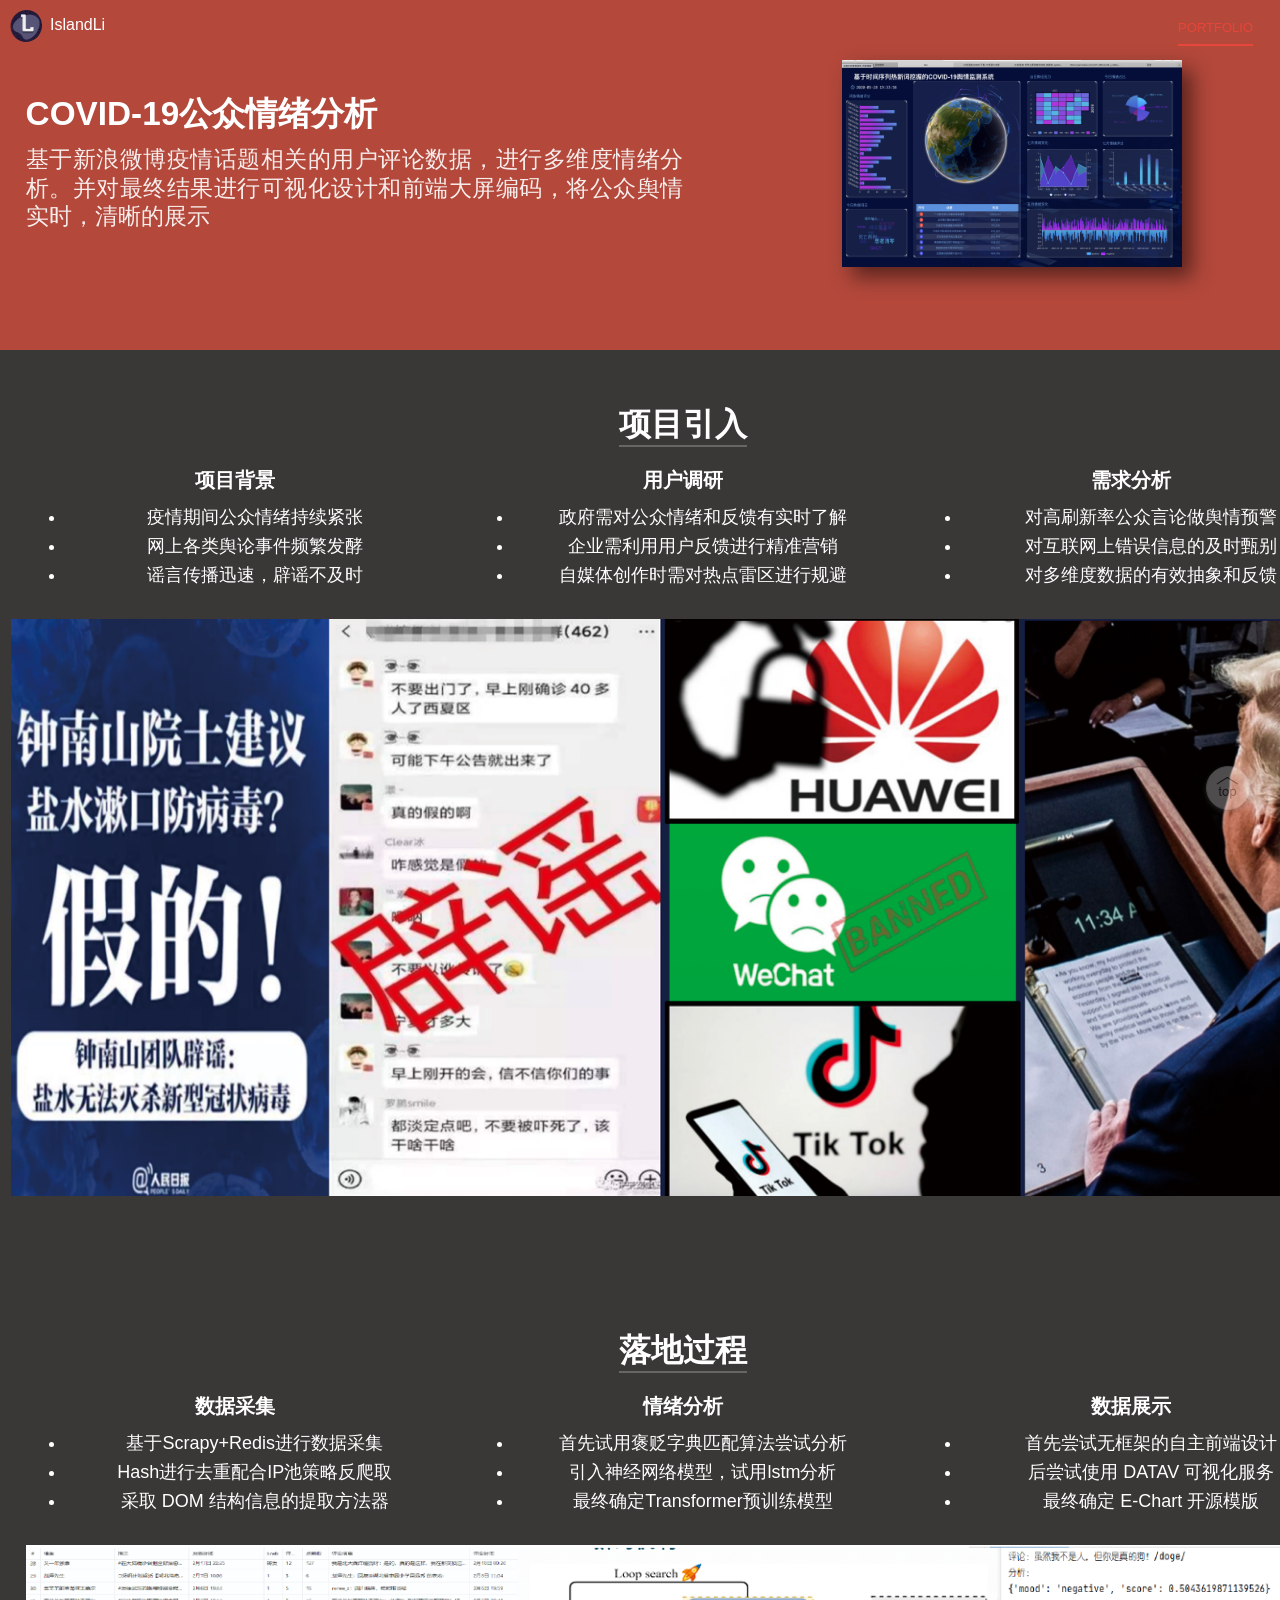
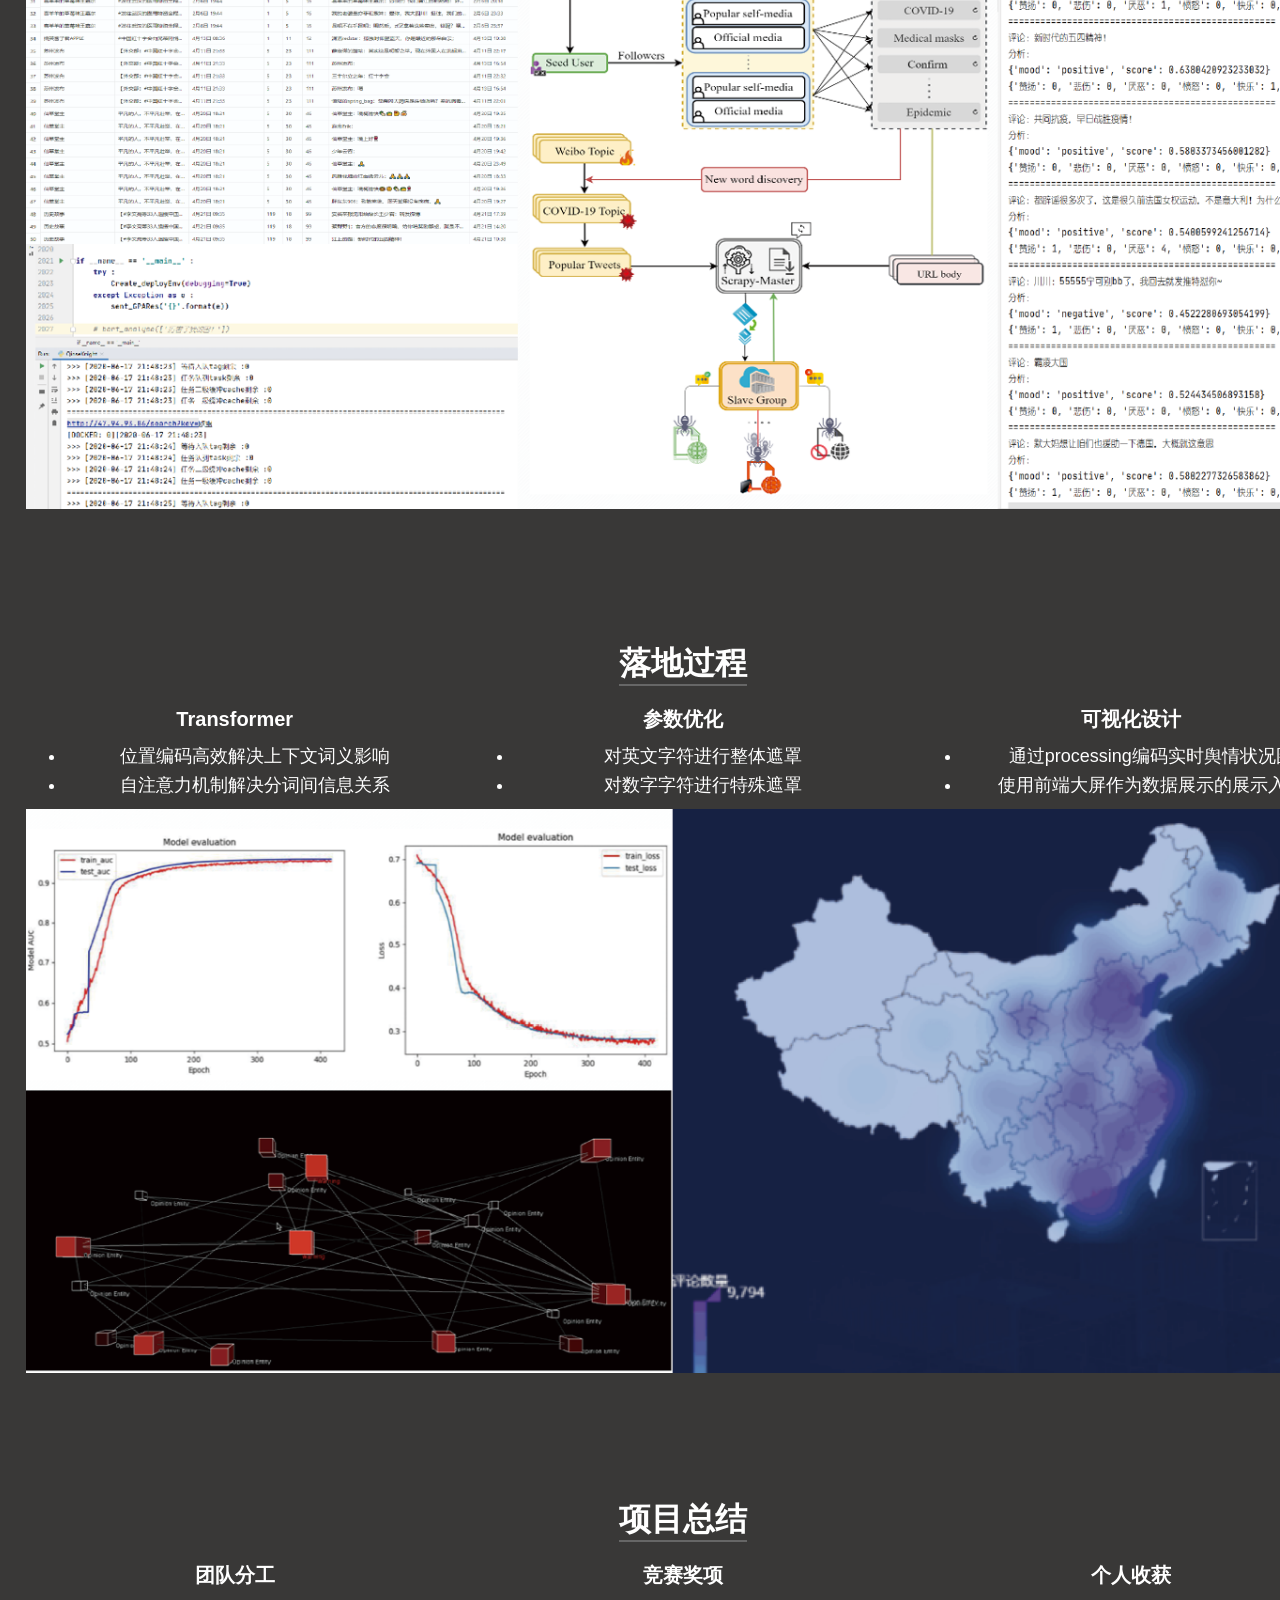
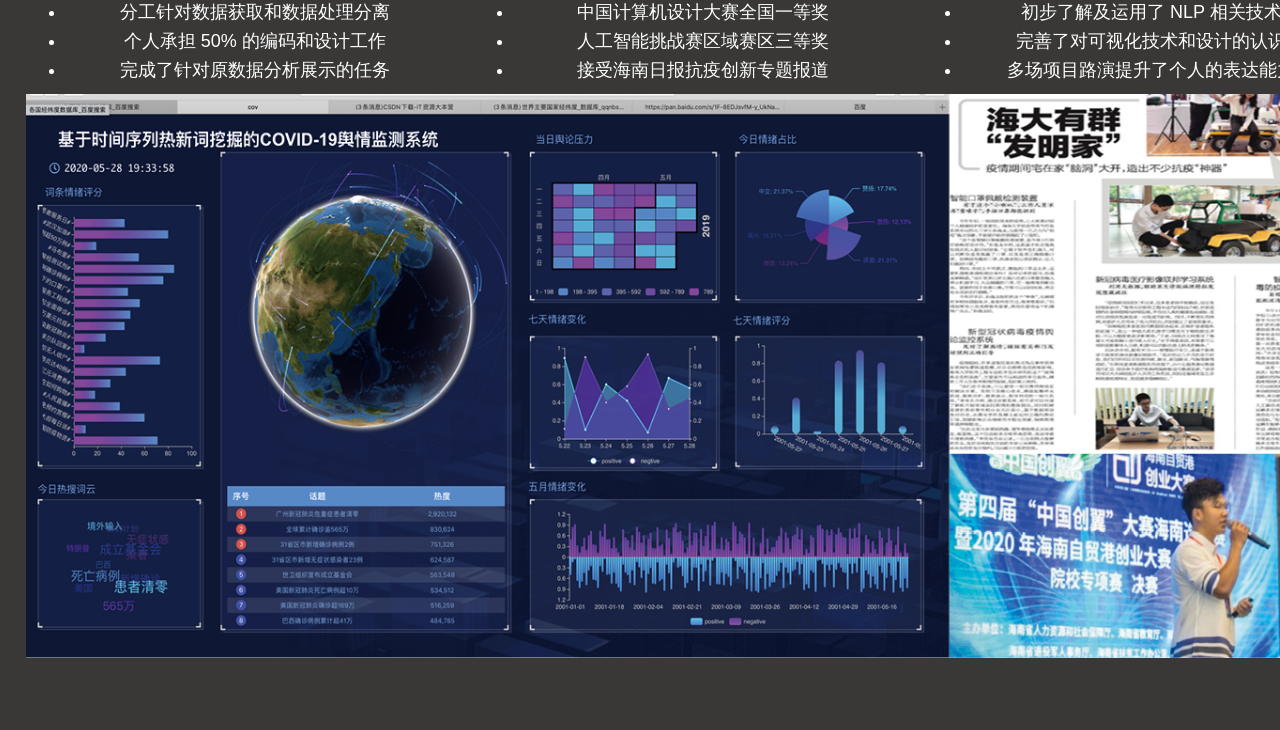
<file: p1.html>
<!DOCTYPE html>
<html>
<head>
	<meta http-equiv="content-type"  content="text/html; charset=utf-8">  
    <meta charset="utf-8">
    <meta http-equiv="X-UA-Copatible" content="IE=edge">
    <meta name="viewport"  content="width=device-width, initial-scale=1,minimum-scale=1.0,maximum-scale=1.0,user-scalable=no">
	<title>cov</title>
	<!-- Latest compiled and minified CSS -->
	<link rel="stylesheet" href="https://maxcdn.bootstrapcdn.com/bootstrap/3.3.7/css/bootstrap.min.css" integrity="sha384-BVYiiSIFeK1dGmJRAkycuHAHRg32OmUcww7on3RYdg4Va+PmSTsz/K68vbdEjh4u" crossorigin="anonymous">
	<link rel="stylesheet" type="text/css" href="css/style.css">
	<style>
		@media screen and (max-width: 330px) {
			body {
				color: white;
				font-size:10px;
			}
		}
		@media screen and (max-width: 360px)  and (min-width: 330px) {
			body {
				color: white;
				font-size: 10px;
			}
		}
		@media screen and (max-width: 414px) and (min-width: 360px) {
			body {
				color: white;
				font-size: 16px;
			}
		}
		@media screen and (max-width: 8720px) and (min-width: 414px ){
			body {
				color: white;
				font-size: 18px;
			}
		}
	</style>
</head>
<body>
<nav class="navbar navbar-default navbar-transparent">
	<div class="container-fluid">
		<div class="navbar-header">
			<button type="button" class="navbar-toggle collapsed" data-toggle="collapse" data-target="#bs-example-navbar-collapse-1" aria-expanded="false">
				<span class="sr-only">Toggle navigation</span>
				<span class="icon-bar" ></span>
				<span class="icon-bar" ></span>
				<span class="icon-bar" ></span>
			</button>
			<a class="navbar-brand" style="color: white" href="index.html"><div class="logo" style="background-image: url(imgs/1.png); background-position: center; background-size: cover; border-radius: 50%;"></div>IslandLi</a>
		</div>

		<div class="collapse navbar-collapse" id="bs-example-navbar-collapse-1">
			<ul class="nav navbar-nav navbar-right">
				<li class="active"><a href="index.html">PORTFOLIO</a></li>
				<!-- <li><a href="#">ABOUT</a></li> -->
			</ul>
		</div>
	</div>
</nav>
	<div class="module banner banner-responsive Phead" >
		<div class="content clearfix">
			<div class="col-md-6-my intro" style="padding-top: 40px;">
				<div class="title">COVID-19公众情绪分析</div>
				<div class="txt txt-intro" style="color: rgba(255, 255, 255, 0.9); ">基于新浪微博疫情话题相关的用户评论数据，进行多维度情绪分析。并对最终结果进行可视化设计和前端大屏编码，将公众舆情实时，清晰的展示</div>
			</div>
			<div class="col-md-6-my">
				<img class="img-ai-intro headImg" src="imgs/1/1f.png" style="">
			</div>
		</div>
	</div>
	<div class="module pContent">
		<div class="content clearfix">
			<div class="title-main"><b>项目引入</b></div>

				<div class="row">
					<div class="col-md-4" style="text-align: center;">
						<div style="text-align: center; font-size: 20px;margin-bottom: 8px"><b>项目背景</b></div>
					<ul >
						<li>疫情期间公众情绪持续紧张</li>
						<li>网上各类舆论事件频繁发酵</li>
						<li>谣言传播迅速，辟谣不及时</li>
					</ul>
					</div>
					<div class="col-md-4" style="text-align: center">
						<div style="text-align: center; font-size: 20px;margin-bottom: 8px"><b>用户调研</b></div>
						<ul>
							<li>政府需对公众情绪和反馈有实时了解</li>
							<li>企业需利用用户反馈进行精准营销</li>
							<li>自媒体创作时需对热点雷区进行规避</li>
						</ul>
					</div>
					<div class="col-md-4" style="text-align: center">
						<div style="text-align: center; font-size: 20px;margin-bottom: 8px"><b>需求分析</b></div>
						<ul>
							<li>对高刷新率公众言论做舆情预警</li>
							<li>对互联网上错误信息的及时甄别</li>
							<li>对多维度数据的有效抽象和反馈</li>
						</ul>
					</div>
			<img style='width: 100%; padding: 20px 0;  ' src="imgs/1/1.png">
		</div>
	</div>

	<div class="module pContent" >
		<div class="content clearfix">
			<div class="title-main"><b>落地过程</b></div>
			<div class="row">
				<div class="col-md-4" style="text-align: center;">
					<div style="text-align: center; font-size: 20px;margin-bottom: 8px"><b>数据采集</b></div>
					<ul >
						<li>基于Scrapy+Redis进行数据采集</li>
						<li>Hash进行去重配合IP池策略反爬取</li>
						<li>采取 DOM 结构信息的提取方法器</li>
					</ul>
				</div>
				<div class="col-md-4" style="text-align: center">
					<div style="text-align: center; font-size: 20px;margin-bottom: 8px"><b>情绪分析</b></div>
					<ul>
						<li>首先试用褒贬字典匹配算法尝试分析</li>
						<li>引入神经网络模型，试用lstm分析</li>
						<li>最终确定Transformer预训练模型</li>
					</ul>
				</div>
				<div class="col-md-4" style="text-align: center">
					<div style="text-align: center; font-size: 20px;margin-bottom: 8px"><b>数据展示</b></div>
					<ul>
						<li>首先尝试无框架的自主前端设计
						<li>后尝试使用 DATAV 可视化服务</li>
						<li>最终确定 E-Chart 开源模版</li>
					</ul>
				</div>
			</div>
			<img style='width: 100%; padding: 20px 0;   ' src="imgs/1/2.png">
		</div>
	</div>

	<div class="module pContent">
		<div class="content clearfix">
			<div class="title-main"><b>落地过程</b></div>
			<div class="row">
				<div class="col-md-4" style="text-align: center;">
					<div style="text-align: center; font-size: 20px;margin-bottom: 8px"><b>Transformer</b>
					</div>
					<ul >
						<li>位置编码高效解决上下文词义影响</li>
						<li>自注意力机制解决分词间信息关系</li>
					</ul>
				</div>
				<div class="col-md-4" style="text-align: center">
					<div style="text-align: center; font-size: 20px;margin-bottom: 8px"><b>参数优化</b></div>
					<ul>
						<li>对英文字符进行整体遮罩</li>
						<li>对数字字符进行特殊遮罩</li>
					</ul>
				</div>
				<div class="col-md-4" style="text-align: center">
					<div style="text-align: center; font-size: 20px;margin-bottom: 8px"><b>可视化设计</b></div>
					<ul>
						<li>通过processing编码实时舆情状况图</li>
						<li>使用前端大屏作为数据展示的展示入口</li>
					</ul>
				</div>
			</div>
			<img style='width: 100%; margin: 0 0 12px 0;' src="imgs/1/3.png">
		</div>
	</div>

	<div class="module pContent">
		<div class="content clearfix">
			<div class="title-main"><b>项目总结</b></div>
				 <div class="row">
					 <div class="col-md-4" style="text-align: center;">
						 <div style="text-align: center; font-size: 20px;margin-bottom: 8px"><b>团队分工</b></div>
						 <ul >
							 <li>分工针对数据获取和数据处理分离</li>
							 <li>个人承担 50% 的编码和设计工作</li>
							 <li>完成了针对原数据分析展示的任务</li>
						 </ul>
					 </div>
					 <div class="col-md-4" style="text-align: center">
						 <div style="text-align: center; font-size: 20px;margin-bottom: 8px"><b>竞赛奖项</b></div>
						 <ul>
							 <li>中国计算机设计大赛全国一等奖</li>
							 <li>人工智能挑战赛区域赛区三等奖</li>
							 <li>接受海南日报抗疫创新专题报道</li>
						 </ul>
					 </div>
					 <div class="col-md-4" style="text-align: center">
						 <div style="text-align: center; font-size: 20px;margin-bottom: 8px"><b>个人收获</b></div>
						 <ul>
							 <li>初步了解及运用了 NLP 相关技术</li>
							 <li>完善了对可视化技术和设计的认识</li>
							 <li>多场项目路演提升了个人的表达能力</li>
						 </ul>
					 </div>
			 </div>
			<img style='width: 100%; margin: 0 0 12px 0;  '  src="imgs/1/4.png">
		</div>
	</div>

<!-- 	<div class="module" style="background-color: #f7f6f5;">
		<div class="content clearfix">
			<div class="title-main" style="font-weight: bold; font-size: 1.85em; margin-bottom: 20px;">User Flow</div>
			<img style='width: 100%; padding: 20px 0;' src="imgs/pro-season/user_flow2.png">
		</div>
	</div> -->


	<a href="#"><div class="to-top"></div></a>

	<script type="text/javascript" src="js/jquery-3.1.1.min.js"></script>
	<script type="text/javascript" src="js/bootstrap.min.js"></script>

	<script type="text/javascript">
		$(document).ready(function() { 			
			$(".to-top").hide();
			currTop = 0;
			$(window).scroll(function(){
				var windowTop = $(window).scrollTop()||0;
				if (windowTop > 200){
					$(".to-top").fadeIn(300);
				}
				else{
					$(".to-top").fadeOut(300);
				}
				if(windowTop >= currTop){
					$(".navbar").addClass("navbar-hide");
				}else{
					$(".navbar").removeClass("navbar-hide")
					if(windowTop > 20){
						$(".navbar").addClass("navbar-custom");
					}else{
						$(".navbar").removeClass("navbar-custom");
					}
				}

				currTop = windowTop;

			});

			$(".tags>.btn").click(function(){
				$(this).siblings().removeClass("active");
				$(this).addClass("active");
			});
		});
		var myVideo0 = document.getElementById("video0"); 
		var myBtn0 = document.getElementById("play-btn0"); 
		function playPause0() { 
			// myBtn1.setAttribute('src', 'imgs/play-btn.svg');
		    if (myVideo0.paused) {
		    	myVideo0.play();
		    	myVideo0.controls="controls";
		    	// myBtn1.attr('src', 'imgs/pause-btn.svg'); 
		    	myBtn0.style.display="none";

		    } else {
		        myVideo0.pause();
		        // myBtn1.setAttribute('src', 'imgs/pause-btn.svg');
		        myBtn0.style.display="inline-block";
		    }
		}  
		var myVideo1 = document.getElementById("video1"); 
		var myBtn1 = document.getElementById("play-btn1"); 
		
		function playPause1() { 
			// myBtn1.setAttribute('src', 'imgs/play-btn.svg');
		    if (myVideo1.paused) {
		    	myVideo1.play();
		    	// myBtn1.attr('src', 'imgs/pause-btn.svg'); 
		    	myBtn1.style.display="none";
		    } else {
		        myVideo1.pause();
		        // myBtn1.setAttribute('src', 'imgs/pause-btn.svg');
		        myBtn1.style.display="inline-block";
		    }
		} 

		var myVideo2 = document.getElementById("video2");
		var myBtn2 = document.getElementById("play-btn2");  
		function playPause2() { 
		    if (myVideo2.paused){
		        myVideo2.play();
		        myBtn2.style.display="none"; 
		    }
		    else{
		        myVideo2.pause(); 
		        myBtn2.style.display="inline-block";
		    } 
		} 
	</script>

</body>
</html>
</file>
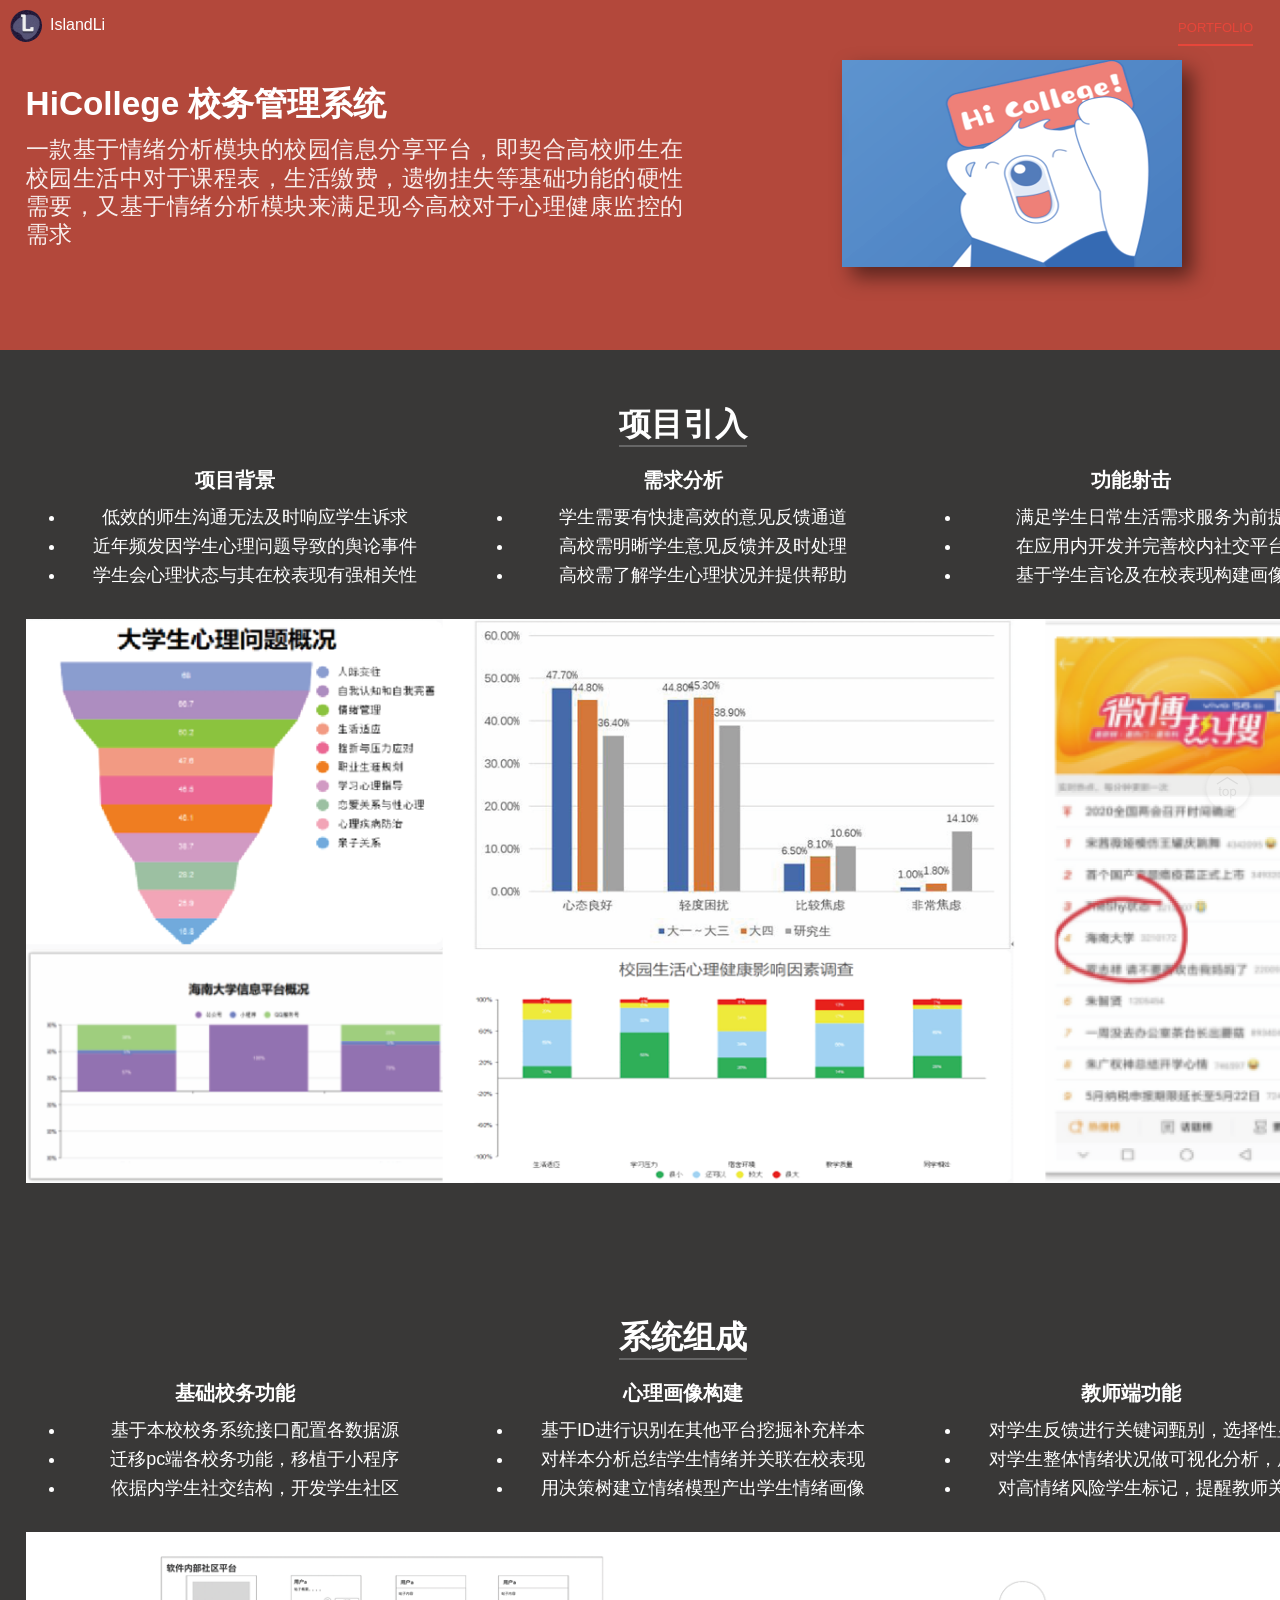
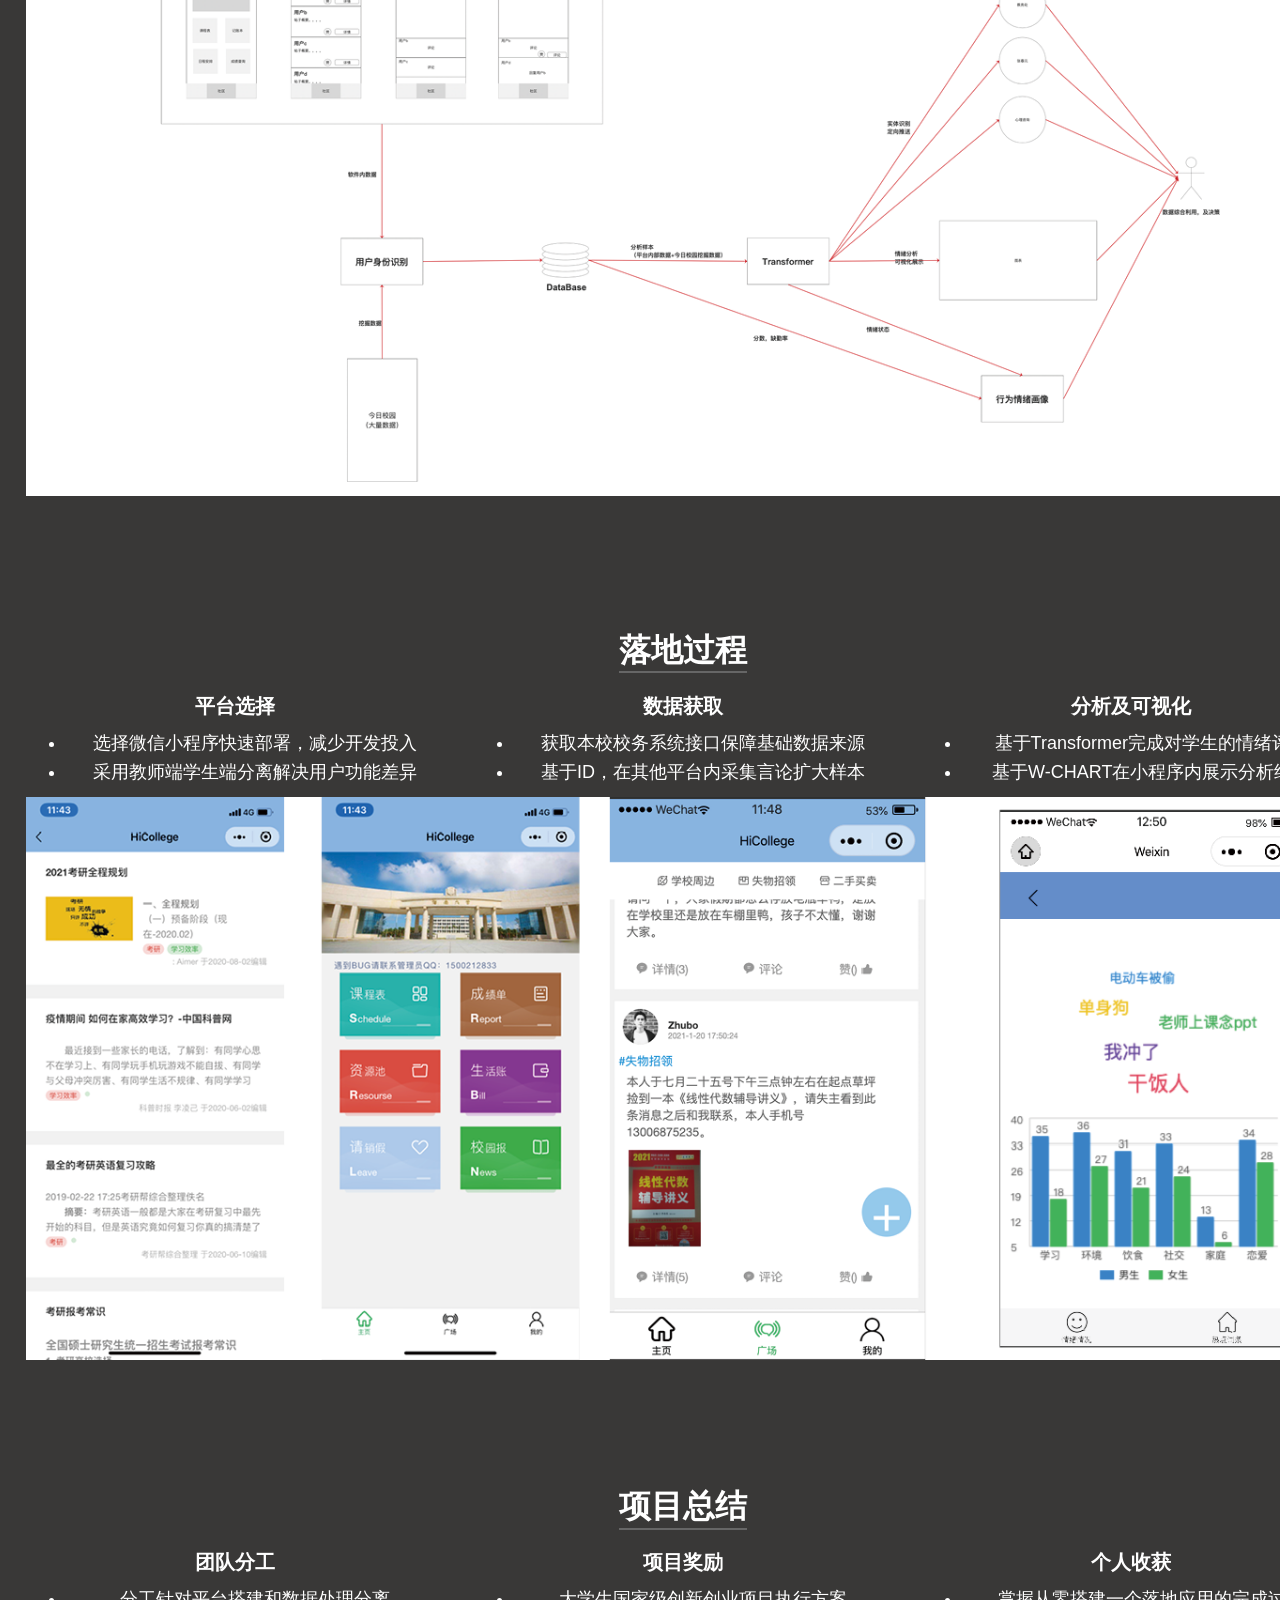
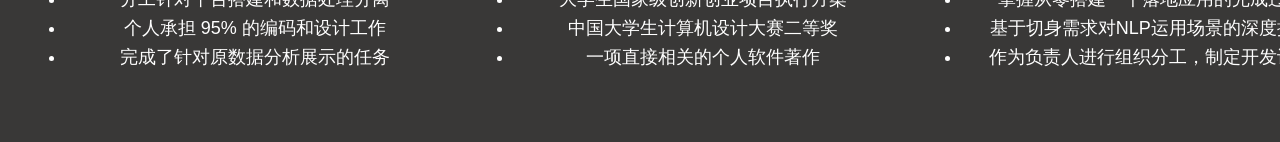
<file: p2.html>
<!DOCTYPE html>
<html>
<head>
	<meta http-equiv="content-type"  content="text/html; charset=utf-8">  
    <meta charset="utf-8">
    <meta http-equiv="X-UA-Copatible" content="IE=edge">
    <meta name="viewport"  content="width=device-width, initial-scale=1,minimum-scale=1.0,maximum-scale=1.0,user-scalable=no">
	<title>HI-College</title>
	<!-- Latest compiled and minified CSS -->
	<link rel="stylesheet" href="https://maxcdn.bootstrapcdn.com/bootstrap/3.3.7/css/bootstrap.min.css" integrity="sha384-BVYiiSIFeK1dGmJRAkycuHAHRg32OmUcww7on3RYdg4Va+PmSTsz/K68vbdEjh4u" crossorigin="anonymous">
	<link rel="stylesheet" type="text/css" href="css/style.css">
	<style>
		@media screen and (max-width: 330px) {
			body {
				color: white;
				font-size:10px;
			}
		}
		@media screen and (max-width: 360px)  and (min-width: 330px) {
			body {
				color: white;
				font-size: 10px;
			}
		}
		@media screen and (max-width: 414px) and (min-width: 360px) {
			body {
				color: white;
				font-size: 16px;
			}
		}
		@media screen and (max-width: 18720px) and (min-width: 414px ){
			body {
				color: white;
				font-size: 18px;
			}
		}
	</style>
</head>
<body>
<nav class="navbar navbar-default navbar-transparent">
	<div class="container-fluid">
		<div class="navbar-header">
			<button type="button" class="navbar-toggle collapsed" data-toggle="collapse" data-target="#bs-example-navbar-collapse-1" aria-expanded="false">
				<span class="sr-only">Toggle navigation</span>
				<span class="icon-bar" ></span>
				<span class="icon-bar" ></span>
				<span class="icon-bar" ></span>
			</button>
			<a class="navbar-brand" style="color: white" href="index.html"><div class="logo" style="background-image: url(imgs/1.png); background-position: center; background-size: cover; border-radius: 50%;"></div>IslandLi</a>
		</div>

		<div class="collapse navbar-collapse" id="bs-example-navbar-collapse-1">
			<ul class="nav navbar-nav navbar-right">
				<li class="active"><a href="index.html">PORTFOLIO</a></li>
				<!-- <li><a href="#">ABOUT</a></li> -->
			</ul>
		</div>
	</div>
</nav>
	<div class="module banner banner-responsive Phead">
		<div class="content clearfix">
			<div class="col-md-6-my intro" style="padding-top: 30px;">
				<div class="title">HiCollege 校务管理系统</div>
				<div class="txt txt-intro" style="color: rgba(255, 255, 255, 0.9); ">一款基于情绪分析模块的校园信息分享平台，即契合高校师生在校园生活中对于课程表，生活缴费，遗物挂失等基础功能的硬性需要，又基于情绪分析模块来满足现今高校对于心理健康监控的需求</div>
			</div>
			<div class="col-md-6-my">
				<img class="img-ai-intro headImg" src="imgs/2/page.png">
			</div>
		</div>
	</div>
	<div class="module pContent" >
		<div class="content clearfix">
			<div class="title-main"><b>项目引入</b></div>

				<div class="row">
					<div class="col-md-4" style="text-align: center;">
						<div style="text-align: center; font-size: 20px;margin-bottom: 8px"><b>项目背景</b></div>
					<ul >
						<li>低效的师生沟通无法及时响应学生诉求</li>
						<li>近年频发因学生心理问题导致的舆论事件</li>
						<li>学生会心理状态与其在校表现有强相关性</li>
					</ul>
					</div>
					<div class="col-md-4" style="text-align: center">
						<div style="text-align: center; font-size: 20px;margin-bottom: 8px"><b>需求分析</b></div>
						<ul>
							<li>学生需要有快捷高效的意见反馈通道</li>
							<li>高校需明晰学生意见反馈并及时处理</li>
							<li>高校需了解学生心理状况并提供帮助</li>
						</ul>
					</div>
					<div class="col-md-4" style="text-align: center">
						<div style="text-align: center; font-size: 20px;margin-bottom: 8px"><b>功能射击</b></div>
						<ul>
							<li>满足学生日常生活需求服务为前提</li>
							<li>在应用内开发并完善校内社交平台</li>
							<li>基于学生言论及在校表现构建画像</li>
						</ul>
					</div>

				</div>
			<img style='width: 100%; padding: 20px 0;  ' src="imgs/2/1.png">
		</div>
	</div>

	<div class="module pContent">
		<div class="content clearfix">
			<div class="title-main"><b>系统组成</b></div>
			<div class="row">
				<div class="col-md-4" style="text-align: center;">
					<div style="text-align: center; font-size: 20px;margin-bottom: 8px"><b>基础校务功能</b></div>
					<ul >
						<li>基于本校校务系统接口配置各数据源</li>
						<li>迁移pc端各校务功能，移植于小程序</li>
						<li>依据内学生社交结构，开发学生社区</li>
					</ul>
				</div>
				<div class="col-md-4" style="text-align: center">
					<div style="text-align: center; font-size: 20px;margin-bottom: 8px"><b>心理画像构建</b></div>
					<ul>
						<li>基于ID进行识别在其他平台挖掘补充样本</li>
						<li>对样本分析总结学生情绪并关联在校表现</li>
						<li>用决策树建立情绪模型产出学生情绪画像</li>
					</ul>
				</div>
				<div class="col-md-4" style="text-align: center">
					<div style="text-align: center; font-size: 20px;margin-bottom: 8px"><b>教师端功能</b></div>
					<ul>
						<li>对学生反馈进行关键词甄别，选择性显示</li>
						<li>对学生整体情绪状况做可视化分析，展示</li>
						<li>对高情绪风险学生标记，提醒教师关注</li>
					</ul>
				</div>
			</div>
			<img style='width: 100%; padding: 20px 0;   ' src="imgs/2/2.png">
		</div>
	</div>

	<div class="module pContent">
		<div class="content clearfix">
			<div class="title-main"><b>落地过程</b></div>
			<div class="row">
				<div class="col-md-4" style="text-align: center;">
					<div style="text-align: center; font-size: 20px;margin-bottom: 8px"><b>平台选择</b>
					</div>
					<ul >
						<li>选择微信小程序快速部署，减少开发投入</li>
						<li>采用教师端学生端分离解决用户功能差异</li>
					</ul>
				</div>
				<div class="col-md-4" style="text-align: center">
					<div style="text-align: center; font-size: 20px;margin-bottom: 8px"><b>数据获取</b></div>
					<ul>
						<li>获取本校校务系统接口保障基础数据来源</li>
						<li>基于ID，在其他平台内采集言论扩大样本</li>
					</ul>
				</div>
				<div class="col-md-4" style="text-align: center">
					<div style="text-align: center; font-size: 20px;margin-bottom: 8px"><b>分析及可视化</b></div>
					<ul>
						<li>基于Transformer完成对学生的情绪评估</li>
						<li>基于W-CHART在小程序内展示分析结果</li>
					</ul>
				</div>
			</div>
			<img style='width: 100%; margin: 0 0 12px 0;' src="imgs/2/3.png">
		</div>
	</div>

	<div class="module pContent">
		<div class="content clearfix">
			<div class="title-main"><b>项目总结</b></div>
				 <div class="row">
					 <div class="col-md-4" style="text-align: center;">
						 <div style="text-align: center; font-size: 20px;margin-bottom: 8px"><b>团队分工</b></div>
						 <ul >
							 <li>分工针对平台搭建和数据处理分离</li>
							 <li>个人承担 95% 的编码和设计工作</li>
							 <li>完成了针对原数据分析展示的任务</li>
						 </ul>
					 </div>
					 <div class="col-md-4" style="text-align: center">
						 <div style="text-align: center; font-size: 20px;margin-bottom: 8px"><b>项目奖励</b></div>
						 <ul>
							 <li>大学生国家级创新创业项目执行方案</li>
							 <li>中国大学生计算机设计大赛二等奖</li>
							 <li>一项直接相关的个人软件著作</li>
						 </ul>
					 </div>
					 <div class="col-md-4" style="text-align: center">
						 <div style="text-align: center; font-size: 20px;margin-bottom: 8px"><b>个人收获</b></div>
						 <ul>
							 <li>掌握从零搭建一个落地应用的完成过程</li>
							 <li>基于切身需求对NLP运用场景的深度探索</li>
							 <li>作为负责人进行组织分工，制定开发计划</li>
						 </ul>
				 </div>
			 </div>
<!--			<img style='width: 100%; margin: 0 0 12px 0;  '  src="imgs/1/1f.png">-->
		</div>
	</div>

<!-- 	<div class="module" style="background-color: #f7f6f5;">
		<div class="content clearfix">
			<div class="title-main" style="font-weight: bold; font-size: 1.85em; margin-bottom: 20px;">User Flow</div>
			<img style='width: 100%; padding: 20px 0;' src="imgs/pro-season/user_flow2.png">
		</div>
	</div> -->


	<a href="#"><div class="to-top"></div></a>

	<script type="text/javascript" src="js/jquery-3.1.1.min.js"></script>
	<script type="text/javascript" src="js/bootstrap.min.js"></script>

	<script type="text/javascript">
		$(document).ready(function() { 			
			$(".to-top").hide();
			currTop = 0;
			$(window).scroll(function(){
				var windowTop = $(window).scrollTop()||0;
				if (windowTop > 200){
					$(".to-top").fadeIn(300);
				}
				else{
					$(".to-top").fadeOut(300);
				}
				if(windowTop >= currTop){
					$(".navbar").addClass("navbar-hide");
				}else{
					$(".navbar").removeClass("navbar-hide")
					if(windowTop > 20){
						$(".navbar").addClass("navbar-custom");
					}else{
						$(".navbar").removeClass("navbar-custom");
					}
				}

				currTop = windowTop;

			});

			$(".tags>.btn").click(function(){
				$(this).siblings().removeClass("active");
				$(this).addClass("active");
			});
		});
		var myVideo0 = document.getElementById("video0"); 
		var myBtn0 = document.getElementById("play-btn0"); 
		function playPause0() { 
			// myBtn1.setAttribute('src', 'imgs/play-btn.svg');
		    if (myVideo0.paused) {
		    	myVideo0.play();
		    	myVideo0.controls="controls";
		    	// myBtn1.attr('src', 'imgs/pause-btn.svg'); 
		    	myBtn0.style.display="none";

		    } else {
		        myVideo0.pause();
		        // myBtn1.setAttribute('src', 'imgs/pause-btn.svg');
		        myBtn0.style.display="inline-block";
		    }
		}  
		var myVideo1 = document.getElementById("video1"); 
		var myBtn1 = document.getElementById("play-btn1"); 
		
		function playPause1() { 
			// myBtn1.setAttribute('src', 'imgs/play-btn.svg');
		    if (myVideo1.paused) {
		    	myVideo1.play();
		    	// myBtn1.attr('src', 'imgs/pause-btn.svg'); 
		    	myBtn1.style.display="none";
		    } else {
		        myVideo1.pause();
		        // myBtn1.setAttribute('src', 'imgs/pause-btn.svg');
		        myBtn1.style.display="inline-block";
		    }
		} 

		var myVideo2 = document.getElementById("video2");
		var myBtn2 = document.getElementById("play-btn2");  
		function playPause2() { 
		    if (myVideo2.paused){
		        myVideo2.play();
		        myBtn2.style.display="none"; 
		    }
		    else{
		        myVideo2.pause(); 
		        myBtn2.style.display="inline-block";
		    } 
		} 
	</script>

</body>
</html>
</file>
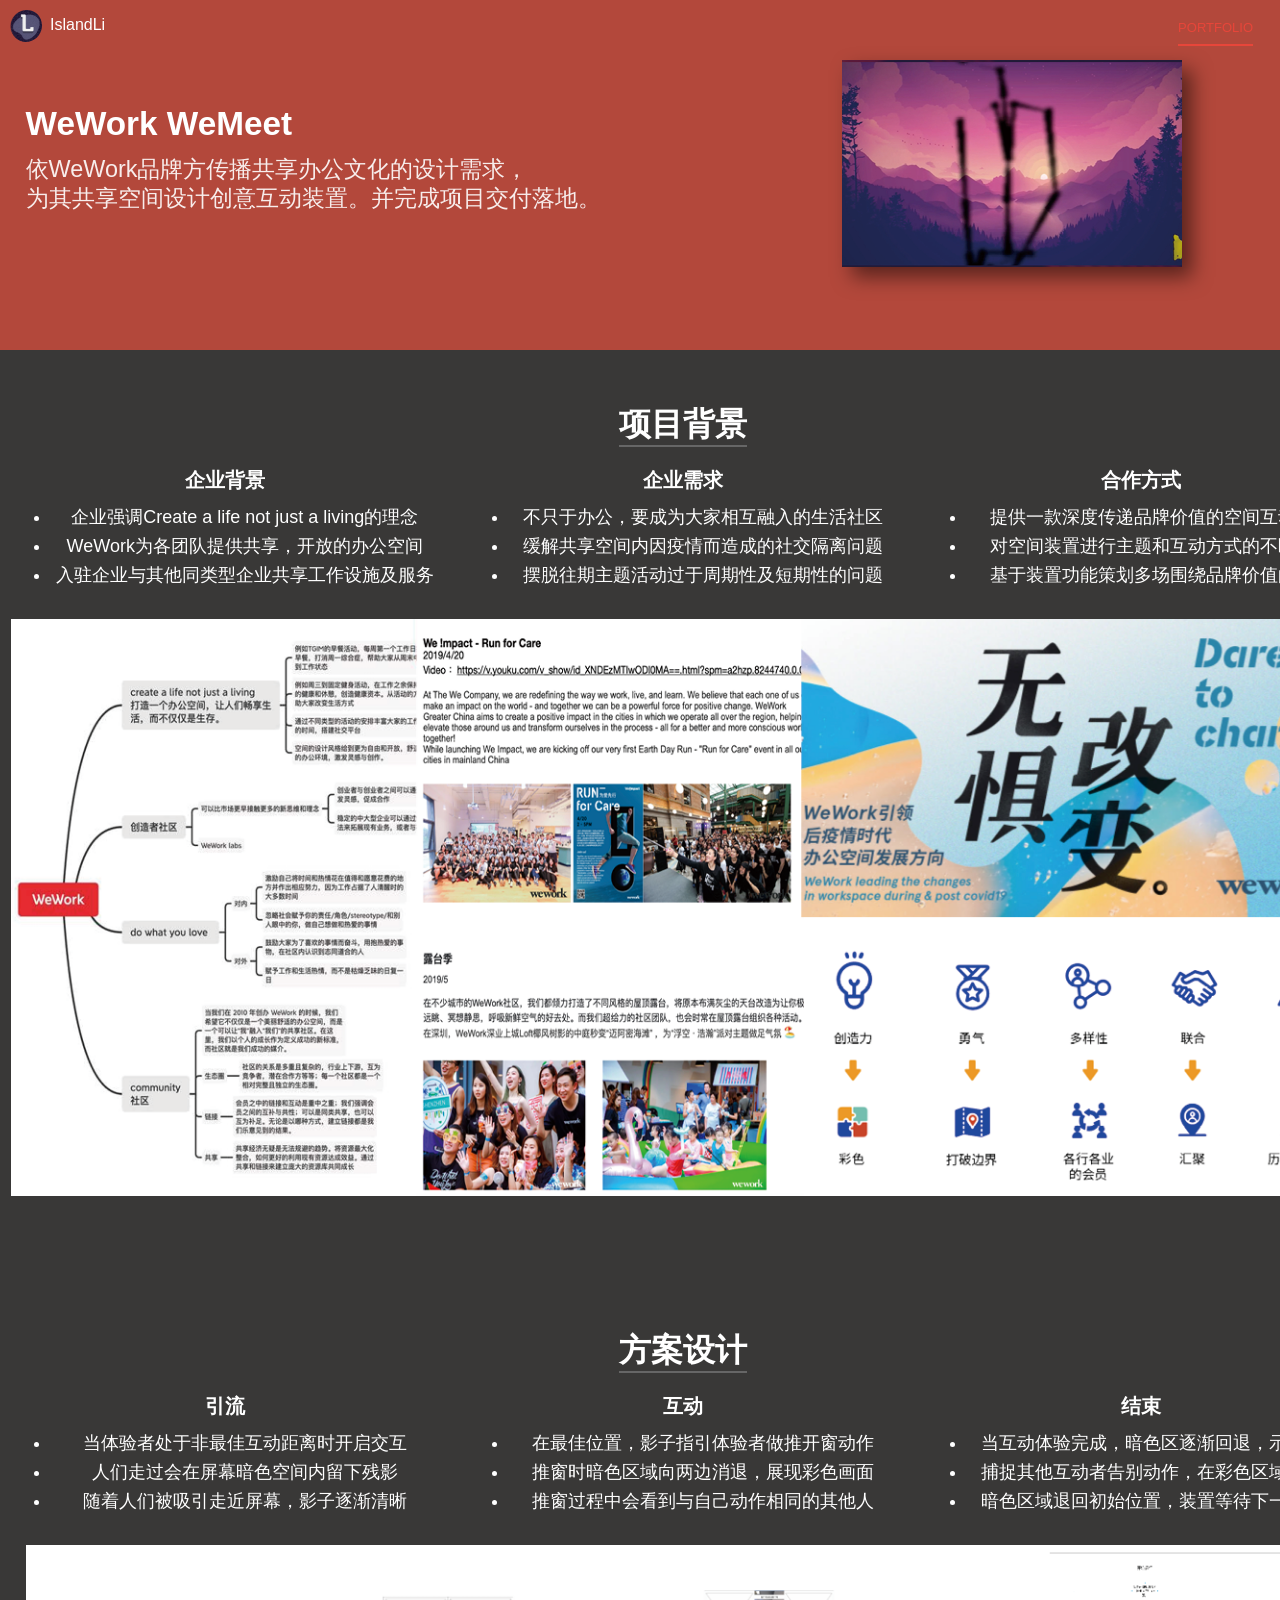
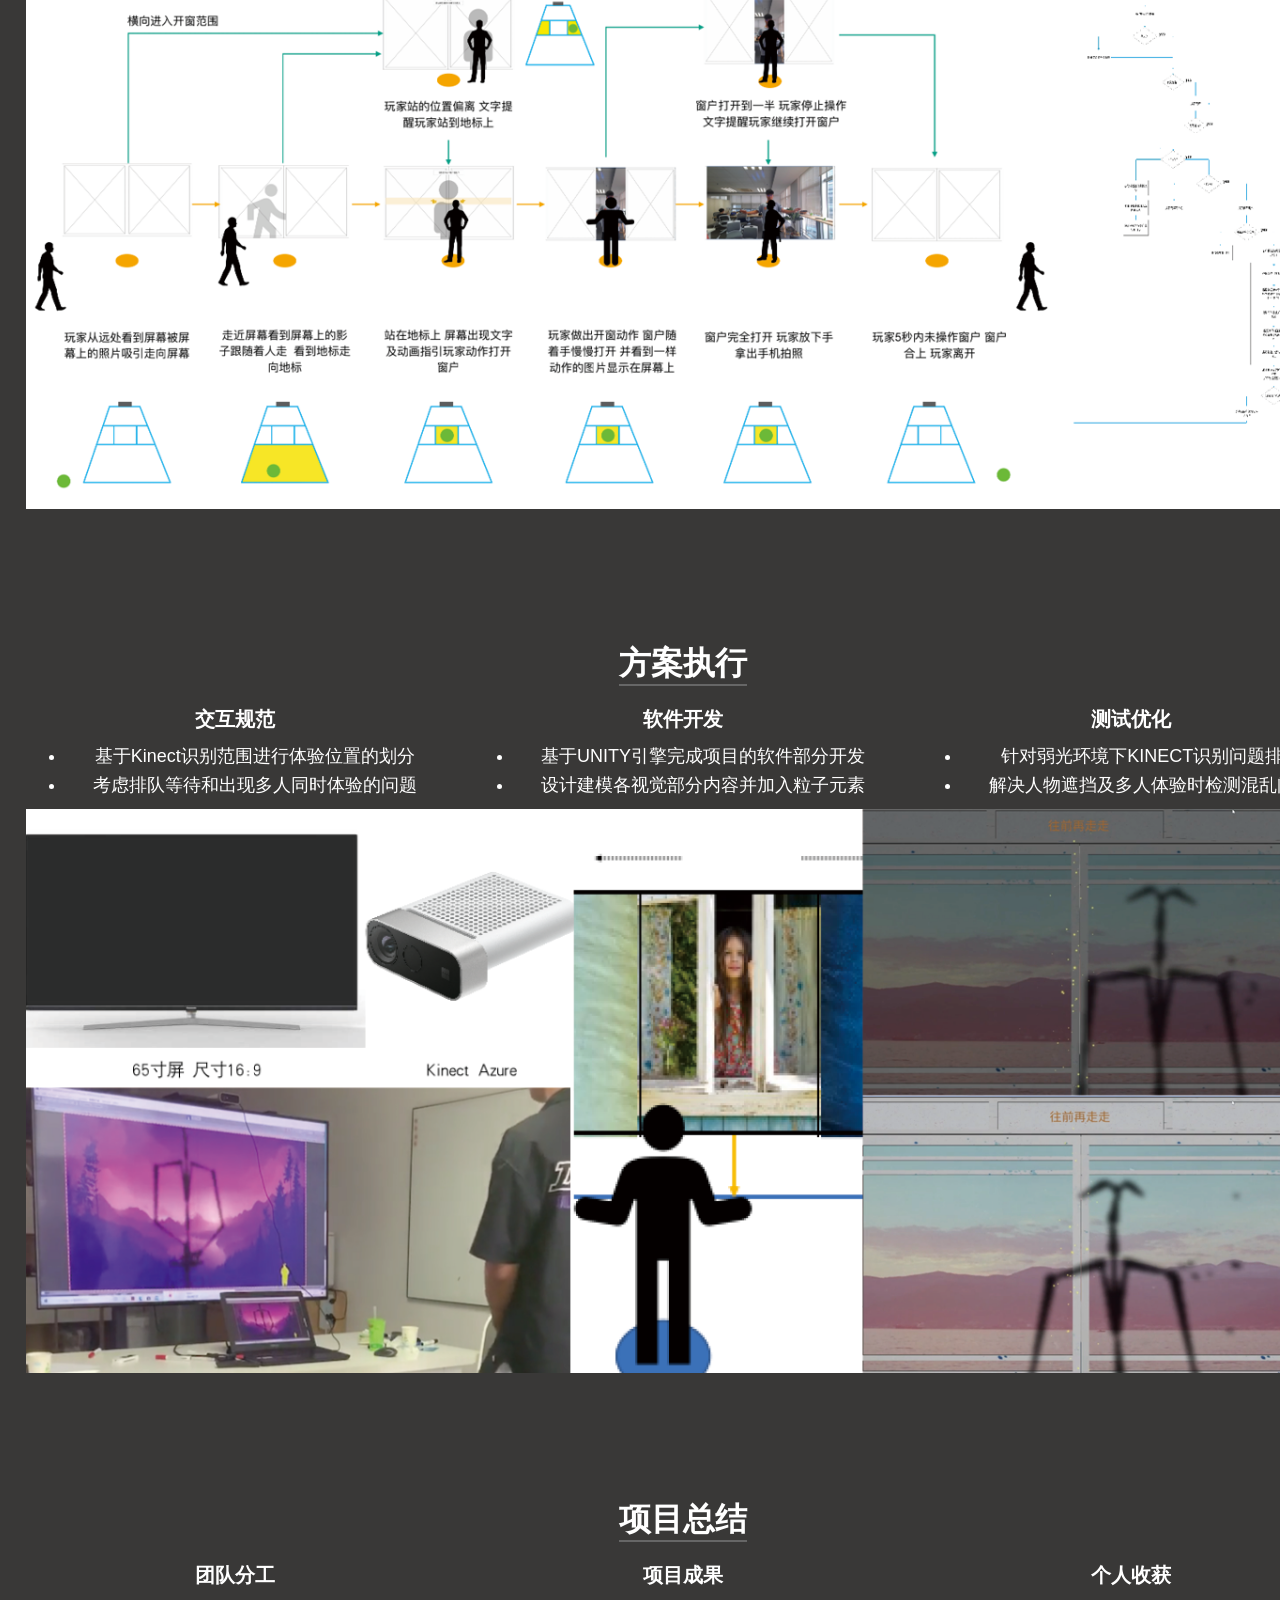
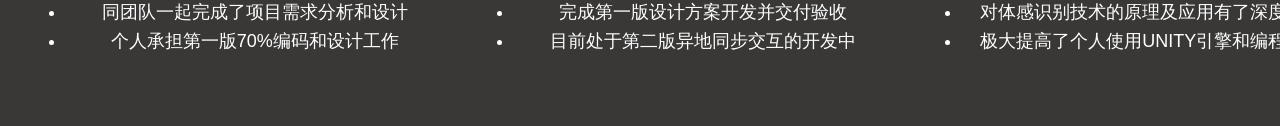
<file: p3.html>
<!DOCTYPE html>
<html>
<head>
	<meta http-equiv="content-type"  content="text/html; charset=utf-8">  
    <meta charset="utf-8">
    <meta http-equiv="X-UA-Copatible" content="IE=edge">
    <meta name="viewport"  content="width=device-width, initial-scale=1,minimum-scale=1.0,maximum-scale=1.0,user-scalable=no">
	<title>WeMeet</title>
	<!-- Latest compiled and minified CSS -->
	<link rel="stylesheet" href="https://maxcdn.bootstrapcdn.com/bootstrap/3.3.7/css/bootstrap.min.css" integrity="sha384-BVYiiSIFeK1dGmJRAkycuHAHRg32OmUcww7on3RYdg4Va+PmSTsz/K68vbdEjh4u" crossorigin="anonymous">
	<link rel="stylesheet" type="text/css" href="css/style.css">
	<style>
		@media screen and (max-width: 330px) {
			body {
				color: white;
				font-size:10px;
			}
		}
		@media screen and (max-width: 360px)  and (min-width: 330px) {
			body {
				color: white;
				font-size: 10px;
			}
		}
		@media screen and (max-width: 414px) and (min-width: 360px) {
			body {
				color: white;
				font-size: 16px;
			}
		}
		@media screen and (max-width: 18720px) and (min-width: 414px ){
			body {
				color: white;
				font-size: 18px;
			}
		}
	</style>
</head>
<body>
<nav class="navbar navbar-default navbar-transparent">
	<div class="container-fluid">
		<div class="navbar-header">
			<button type="button" class="navbar-toggle collapsed" data-toggle="collapse" data-target="#bs-example-navbar-collapse-1" aria-expanded="false">
				<span class="sr-only">Toggle navigation</span>
				<span class="icon-bar" ></span>
				<span class="icon-bar" ></span>
				<span class="icon-bar" ></span>
			</button>
			<a class="navbar-brand" style="color: white" href="index.html"><div class="logo" style="background-image: url(imgs/1.png); background-position: center; background-size: cover; border-radius: 50%;"></div>IslandLi</a>
		</div>

		<div class="collapse navbar-collapse" id="bs-example-navbar-collapse-1">
			<ul class="nav navbar-nav navbar-right">
				<li class="active"><a href="index.html">PORTFOLIO</a></li>
				<!-- <li><a href="#">ABOUT</a></li> -->
			</ul>
		</div>
	</div>
</nav>
	<div class="module banner banner-responsive Phead">
		<div class="content clearfix">
			<div class="col-md-6-my intro" style="padding-top: 50px;">
				<div class="title">WeWork WeMeet</div>
				<div class="txt txt-intro" style="color: rgba(255, 255, 255, 0.9); ">依WeWork品牌方传播共享办公文化的设计需求，<br>为其共享空间设计创意互动装置。并完成项目交付落地。</div>
			</div>
			<div class="col-md-6-my">
				<img class="img-ai-intro"  style="-webkit-filter:drop-shadow(10px 10px 10px rgba(0,0,0,.5));" src="imgs/3/page.png">
			</div>
		</div>
	</div>
	<div class="module pContent">
		<div class="content clearfix">
			<div class="title-main"><b>项目背景</b></div>
				<div class="row">
					<div class="row">
						<div class="col-md-4" style="text-align: center;">
							<div style="text-align: center; font-size: 20px;margin-bottom: 8px"><b>企业背景</b></div>
							<ul>
								<li>企业强调Create a life not just a living的理念</li>
								<li>WeWork为各团队提供共享，开放的办公空间</li>
								<li>入驻企业与其他同类型企业共享工作设施及服务</li>
							</ul>
						</div>
						<div class="col-md-4" style="text-align: center">
							<div style="text-align: center; font-size: 20px;margin-bottom: 8px"><b>企业需求</b></div>
							<ul>
								<li>不只于办公，要成为大家相互融入的生活社区</li>
								<li>缓解共享空间内因疫情而造成的社交隔离问题</li>
								<li>摆脱往期主题活动过于周期性及短期性的问题</li>
							</ul>
						</div>
						<div class="col-md-4" style="text-align: center">
							<div style="text-align: center; font-size: 20px;margin-bottom: 8px"><b>合作方式</b></div>
							<ul>
								<li>提供一款深度传递品牌价值的空间互动装置</li>
								<li>对空间装置进行主题和互动方式的不断升级</li>
								<li>基于装置功能策划多场围绕品牌价值的活动</li>
							</ul>
						</div>
				</div>
			<img style='width: 100%; padding: 20px 0;  ' src="imgs/3/1.png">
		</div>
	</div>

	<div class="module pContent">
		<div class="content clearfix">
			<div class="title-main"><b>方案设计</b></div>
			<div class="row">
				<div class="row">
					<div class="col-md-4" style="text-align: center;">
						<div style="text-align: center; font-size: 20px;margin-bottom: 8px"><b>引流</b></div>
						<ul >
							<li>当体验者处于非最佳互动距离时开启交互</li>
							<li>人们走过会在屏幕暗色空间内留下残影</li>
							<li>随着人们被吸引走近屏幕，影子逐渐清晰</li>
						</ul>
					</div>
					<div class="col-md-4" style="text-align: center">
						<div style="text-align: center; font-size: 20px;margin-bottom: 8px"><b>互动</b></div>
						<ul>
							<li>在最佳位置，影子指引体验者做推开窗动作</li>
							<li>推窗时暗色区域向两边消退，展现彩色画面</li>
							<li>推窗过程中会看到与自己动作相同的其他人</li>
						</ul>
					</div>
					<div class="col-md-4" style="text-align: center">
						<div style="text-align: center; font-size: 20px;margin-bottom: 8px"><b>结束</b></div>
						<ul>
							<li>当互动体验完成，暗色区逐渐回退，示意结束</li>
							<li>捕捉其他互动者告别动作，在彩色区域内播放</li>
							<li>暗色区域退回初始位置，装置等待下一互动者</li>
						</ul>
					</div>
				</div>
			</div>
			<img style='width: 100%; padding: 20px 0;   ' src="imgs/3/2.png">
		</div>
	</div>

	<div class="module pContent">
		<div class="content clearfix">
			<div class="title-main"><b>方案执行</b></div>
			<div class="row">
				<div class="col-md-4" style="text-align: center;">
					<div style="text-align: center; font-size: 20px;margin-bottom: 8px"><b>交互规范</b>
					</div>
					<ul >
						<li>基于Kinect识别范围进行体验位置的划分</li>
						<li>考虑排队等待和出现多人同时体验的问题</li>
					</ul>
				</div>
				<div class="col-md-4" style="text-align: center">
					<div style="text-align: center; font-size: 20px;margin-bottom: 8px"><b>软件开发</b></div>
					<ul>
						<li>基于UNITY引擎完成项目的软件部分开发</li>
						<li>设计建模各视觉部分内容并加入粒子元素</li>
					</ul>
				</div>
				<div class="col-md-4" style="text-align: center">
					<div style="text-align: center; font-size: 20px;margin-bottom: 8px"><b>测试优化</b></div>
					<ul>
						<li>针对弱光环境下KINECT识别问题排查</li>
						<li>解决人物遮挡及多人体验时检测混乱问题</li>
					</ul>
				</div>
			</div>
			<img style='width: 100%; margin: 0 0 12px 0;' src="imgs/3/3.png">
		</div>
	</div>

	<div class="module pContent">
		<div class="content clearfix">
			<div class="title-main"><b>项目总结</b></div>
				 <div class="row">
					 <div class="col-md-4" style="text-align: center;">
						 <div style="text-align: center; font-size: 20px;margin-bottom: 8px"><b>团队分工</b></div>
						 <ul >
							 <li>同团队一起完成了项目需求分析和设计</li>
							 <li>个人承担第一版70%编码和设计工作</li>
						 </ul>
					 </div>
					 <div class="col-md-4" style="text-align: center">
						 <div style="text-align: center; font-size: 20px;margin-bottom: 8px"><b>项目成果</b></div>
						 <ul>
							 <li>完成第一版设计方案开发并交付验收</li>
							 <li>目前处于第二版异地同步交互的开发中</li>
						 </ul>
					 </div>
					 <div class="col-md-4" style="text-align: center">
						 <div style="text-align: center; font-size: 20px;margin-bottom: 8px"><b>个人收获</b></div>
						 <ul>
							 <li>对体感识别技术的原理及应用有了深度了解</li>
							 <li>极大提高了个人使用UNITY引擎和编程能力</li>
						 </ul>
					 </div>
				 </div>
			 </div>
<!--			<img style='width: 100%; margin: 0 0 12px 0;  '  src="imgs/1/1f.png">-->
		</div>
	</div>

<!-- 	<div class="module" style="background-color: #f7f6f5;">
		<div class="content clearfix">
			<div class="title-main" style="font-weight: bold; font-size: 1.85em; margin-bottom: 20px;">User Flow</div>
			<img style='width: 100%; padding: 20px 0;' src="imgs/pro-season/user_flow2.png">
		</div>
	</div> -->


	<a href="#"><div class="to-top"></div></a>

	<script type="text/javascript" src="js/jquery-3.1.1.min.js"></script>
	<script type="text/javascript" src="js/bootstrap.min.js"></script>

	<script type="text/javascript">
		$(document).ready(function() { 			
			$(".to-top").hide();
			currTop = 0;
			$(window).scroll(function(){
				var windowTop = $(window).scrollTop()||0;
				if (windowTop > 200){
					$(".to-top").fadeIn(300);
				}
				else{
					$(".to-top").fadeOut(300);
				}
				if(windowTop >= currTop){
					$(".navbar").addClass("navbar-hide");
				}else{
					$(".navbar").removeClass("navbar-hide")
					if(windowTop > 20){
						$(".navbar").addClass("navbar-custom");
					}else{
						$(".navbar").removeClass("navbar-custom");
					}
				}

				currTop = windowTop;

			});

			$(".tags>.btn").click(function(){
				$(this).siblings().removeClass("active");
				$(this).addClass("active");
			});
		});
		var myVideo0 = document.getElementById("video0"); 
		var myBtn0 = document.getElementById("play-btn0"); 
		function playPause0() { 
			// myBtn1.setAttribute('src', 'imgs/play-btn.svg');
		    if (myVideo0.paused) {
		    	myVideo0.play();
		    	myVideo0.controls="controls";
		    	// myBtn1.attr('src', 'imgs/pause-btn.svg'); 
		    	myBtn0.style.display="none";

		    } else {
		        myVideo0.pause();
		        // myBtn1.setAttribute('src', 'imgs/pause-btn.svg');
		        myBtn0.style.display="inline-block";
		    }
		}  
		var myVideo1 = document.getElementById("video1"); 
		var myBtn1 = document.getElementById("play-btn1"); 
		
		function playPause1() { 
			// myBtn1.setAttribute('src', 'imgs/play-btn.svg');
		    if (myVideo1.paused) {
		    	myVideo1.play();
		    	// myBtn1.attr('src', 'imgs/pause-btn.svg'); 
		    	myBtn1.style.display="none";
		    } else {
		        myVideo1.pause();
		        // myBtn1.setAttribute('src', 'imgs/pause-btn.svg');
		        myBtn1.style.display="inline-block";
		    }
		} 

		var myVideo2 = document.getElementById("video2");
		var myBtn2 = document.getElementById("play-btn2");  
		function playPause2() { 
		    if (myVideo2.paused){
		        myVideo2.play();
		        myBtn2.style.display="none"; 
		    }
		    else{
		        myVideo2.pause(); 
		        myBtn2.style.display="inline-block";
		    } 
		} 
	</script>

</body>
</html>
</file>
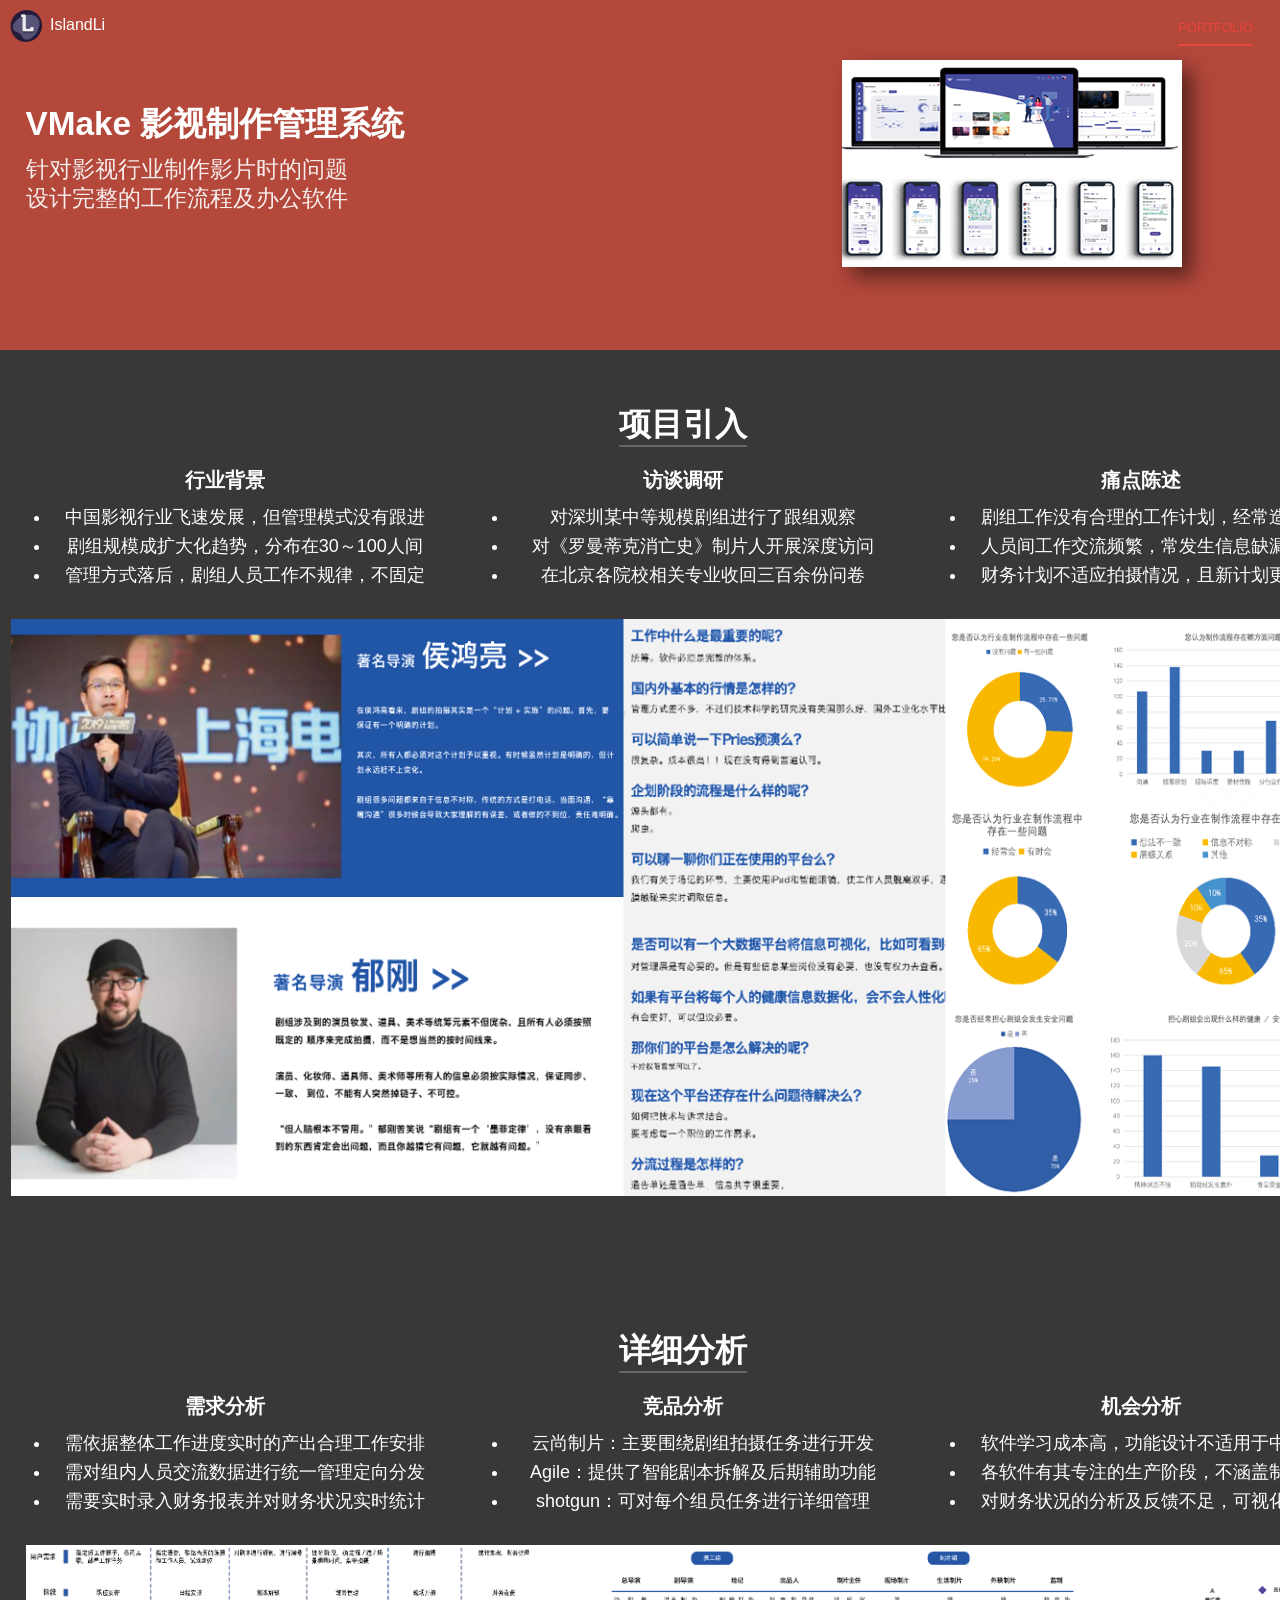
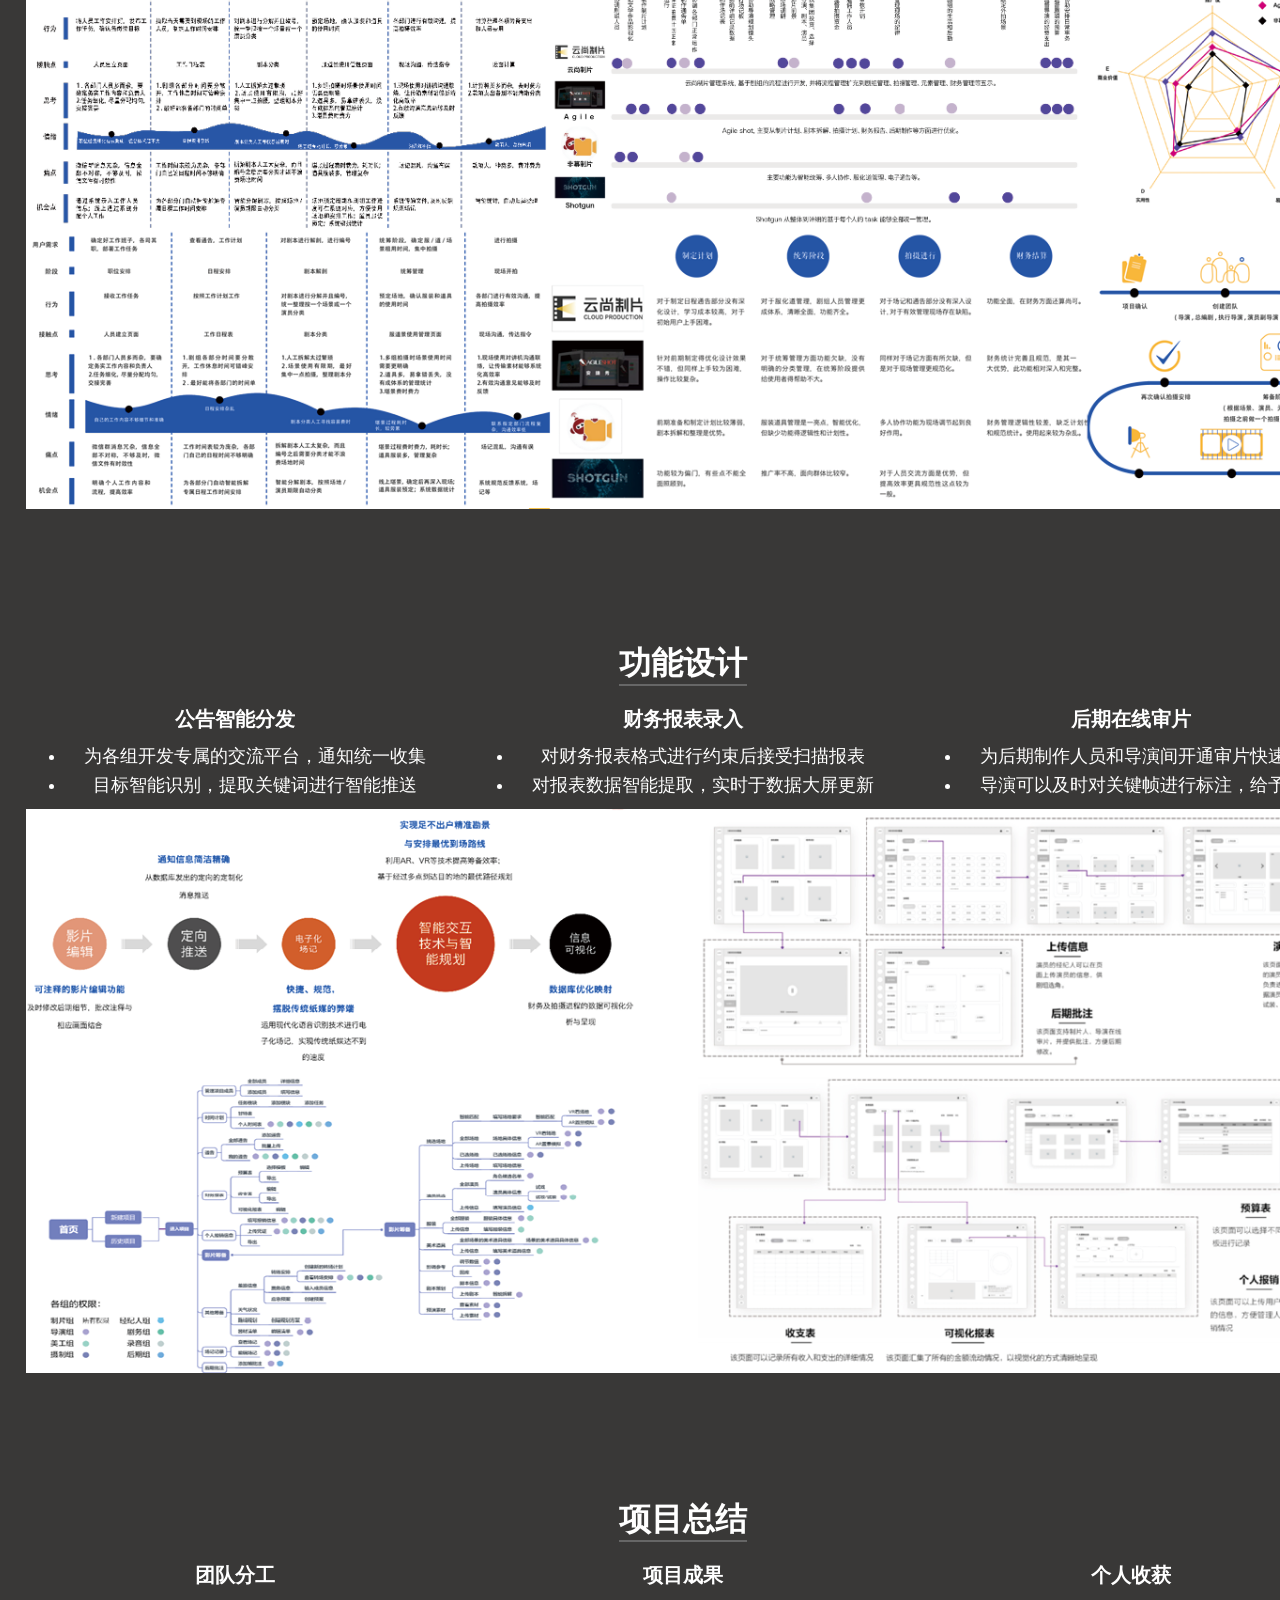
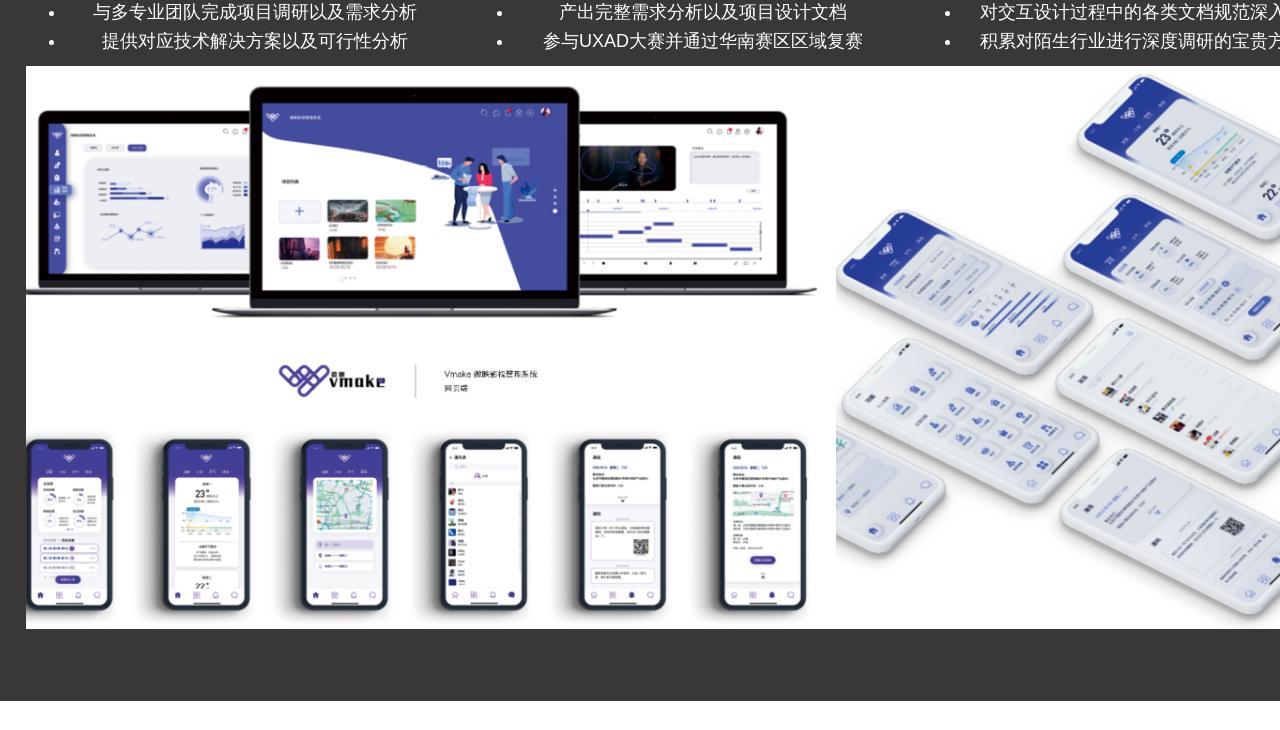
<file: p4.html>
<!DOCTYPE html>
<html>
<head>
	<meta http-equiv="content-type"  content="text/html; charset=utf-8">  
    <meta charset="utf-8">
    <meta http-equiv="X-UA-Copatible" content="IE=edge">
    <meta name="viewport"  content="width=device-width, initial-scale=1,minimum-scale=1.0,maximum-scale=1.0,user-scalable=no">
	<title>VMake</title>
	<!-- Latest compiled and minified CSS -->
	<link rel="stylesheet" href="https://maxcdn.bootstrapcdn.com/bootstrap/3.3.7/css/bootstrap.min.css" integrity="sha384-BVYiiSIFeK1dGmJRAkycuHAHRg32OmUcww7on3RYdg4Va+PmSTsz/K68vbdEjh4u" crossorigin="anonymous">
	<link rel="stylesheet" type="text/css" href="css/style.css">
	<style>
		@media screen and (max-width: 330px) {
			body {
				color: white;
				font-size:10px;
			}
		}
		@media screen and (max-width: 360px)  and (min-width: 330px) {
			body {
				color: white;
				font-size: 10px;
			}
		}
		@media screen and (max-width: 414px) and (min-width: 360px) {
			body {
				color: white;
				font-size: 16px;
			}
		}
		@media screen and (max-width: 18720px) and (min-width: 414px ){
			body {
				color: white;
				font-size: 18px;
			}
		}
	</style>
</head>
<body>
<nav class="navbar navbar-default navbar-transparent">
	<div class="container-fluid">
		<div class="navbar-header">
			<button type="button" class="navbar-toggle collapsed" data-toggle="collapse" data-target="#bs-example-navbar-collapse-1" aria-expanded="false">
				<span class="sr-only">Toggle navigation</span>
				<span class="icon-bar" ></span>
				<span class="icon-bar" ></span>
				<span class="icon-bar" ></span>
			</button>
			<a class="navbar-brand" style="color: white" href="index.html"><div class="logo" style="background-image: url(imgs/1.png); background-position: center; background-size: cover; border-radius: 50%;"></div>IslandLi</a>
		</div>

		<div class="collapse navbar-collapse" id="bs-example-navbar-collapse-1">
			<ul class="nav navbar-nav navbar-right">
				<li class="active"><a href="index.html">PORTFOLIO</a></li>
				<!-- <li><a href="#">ABOUT</a></li> -->
			</ul>
		</div>
	</div>
</nav>
	<div class="module banner banner-responsive Phead">
		<div class="content clearfix">
			<div class="col-md-6-my intro" style="padding-top: 50px;">
				<div class="title">VMake 影视制作管理系统</div>
				<div class="txt txt-intro" style="color: rgba(255, 255, 255, 0.9); ">针对影视行业制作影片时的问题<br>设计完整的工作流程及办公软件</div>
			</div>
			<div class="col-md-6-my">
				<img class="img-ai-intro" style="-webkit-filter:drop-shadow(10px 10px 10px rgba(0,0,0,.5));" src="imgs/4/page.png">
			</div>
		</div>
	</div>
	<div class="module pContent">
		<div class="content clearfix">
			<div class="title-main"><b>项目引入</b></div>
				<div class="row">
					<div class="row">
						<div class="col-md-4" style="text-align: center;">
							<div style="text-align: center; font-size: 20px;margin-bottom: 8px"><b>行业背景</b></div>
							<ul>
								<li>中国影视行业飞速发展，但管理模式没有跟进</li>
								<li>剧组规模成扩大化趋势，分布在30～100人间</li>
								<li>管理方式落后，剧组人员工作不规律，不固定</li>
							</ul>
						</div>
						<div class="col-md-4" style="text-align: center">
							<div style="text-align: center; font-size: 20px;margin-bottom: 8px"><b>访谈调研</b></div>
							<ul>
								<li>对深圳某中等规模剧组进行了跟组观察</li>
								<li>对《罗曼蒂克消亡史》制片人开展深度访问</li>
								<li>在北京各院校相关专业收回三百余份问卷</li>
							</ul>
						</div>
						<div class="col-md-4" style="text-align: center">
							<div style="text-align: center; font-size: 20px;margin-bottom: 8px"><b>痛点陈述</b></div>
							<ul>
								<li>剧组工作没有合理的工作计划，经常造成加班</li>
								<li>人员间工作交流频繁，常发生信息缺漏或重复</li>
								<li>财务计划不适应拍摄情况，且新计划更新延迟</li>
							</ul>
						</div>
				</div>
			<img style='width: 100%; padding: 20px 0;  ' src="imgs/4/1.png">
		</div>
	</div>

	<div class="module pContent">
		<div class="content clearfix">
			<div class="title-main"><b>详细分析</b></div>
			<div class="row">
				<div class="row">
					<div class="col-md-4" style="text-align: center;">
						<div style="text-align: center; font-size: 20px;margin-bottom: 8px"><b>需求分析</b></div>
						<ul >
							<li>需依据整体工作进度实时的产出合理工作安排</li>
							<li>需对组内人员交流数据进行统一管理定向分发</li>
							<li>需要实时录入财务报表并对财务状况实时统计</li>
						</ul>
					</div>
					<div class="col-md-4" style="text-align: center">
						<div style="text-align: center; font-size: 20px;margin-bottom: 8px"><b>竞品分析</b></div>
						<ul>
							<li>云尚制片：主要围绕剧组拍摄任务进行开发</li>
							<li>Agile：提供了智能剧本拆解及后期辅助功能</li>
							<li>shotgun：可对每个组员任务进行详细管理</li>
						</ul>
					</div>
					<div class="col-md-4" style="text-align: center">
						<div style="text-align: center; font-size: 20px;margin-bottom: 8px"><b>机会分析</b></div>
						<ul>
							<li>软件学习成本高，功能设计不适用于中小剧组</li>
							<li>各软件有其专注的生产阶段，不涵盖制作过程</li>
							<li>对财务状况的分析及反馈不足，可视化程度低</li>
						</ul>
					</div>
				</div>
			</div>
			<img style='width: 100%; padding: 20px 0;   ' src="imgs/4/2.png">
		</div>
	</div>

	<div class="module pContent">
		<div class="content clearfix">
			<div class="title-main"><b>功能设计</b></div>
			<div class="row">
				<div class="col-md-4" style="text-align: center;">
					<div style="text-align: center; font-size: 20px;margin-bottom: 8px"><b>公告智能分发</b>
					</div>
					<ul >
						<li>为各组开发专属的交流平台，通知统一收集</li>
						<li>目标智能识别，提取关键词进行智能推送</li>
					</ul>
				</div>
				<div class="col-md-4" style="text-align: center">
					<div style="text-align: center; font-size: 20px;margin-bottom: 8px"><b>财务报表录入</b></div>
					<ul>
						<li>对财务报表格式进行约束后接受扫描报表</li>
						<li>对报表数据智能提取，实时于数据大屏更新</li>
					</ul>
				</div>
				<div class="col-md-4" style="text-align: center">
					<div style="text-align: center; font-size: 20px;margin-bottom: 8px"><b>后期在线审片</b></div>
					<ul>
						<li>为后期制作人员和导演间开通审片快速通道</li>
						<li>导演可以及时对关键帧进行标注，给予意见</li>
					</ul>
				</div>
			</div>
			<img style='width: 100%; margin: 0 0 12px 0;' src="imgs/4/3.png">
		</div>
	</div>

	<div class="module pContent">
		<div class="content clearfix">
			<div class="title-main"><b>项目总结</b></div>
			<div class="row">
				<div class="col-md-4" style="text-align: center;">
					<div style="text-align: center; font-size: 20px;margin-bottom: 8px"><b>团队分工</b></div>
						 <ul >
							 <li>与多专业团队完成项目调研以及需求分析</li>
							 <li>提供对应技术解决方案以及可行性分析</li>
						 </ul>
					 </div>
					 <div class="col-md-4" style="text-align: center">
						 <div style="text-align: center; font-size: 20px;margin-bottom: 8px"><b>项目成果</b></div>
						 <ul>
							 <li>产出完整需求分析以及项目设计文档</li>
							 <li>参与UXAD大赛并通过华南赛区区域复赛</li>
						 </ul>
					 </div>
					 <div class="col-md-4" style="text-align: center">
						 <div style="text-align: center; font-size: 20px;margin-bottom: 8px"><b>个人收获</b></div>
						 <ul>
							 <li>对交互设计过程中的各类文档规范深入了解</li>
							 <li>积累对陌生行业进行深度调研的宝贵方法论</li>
						 </ul>
					 </div>
			</div>
			<img style='width: 100%; margin: 0 0 12px 0;  '  src="imgs/4/4.png">
		</div>
	</div>
	</div>s
<!-- 	<div class="module" style="background-color: #f7f6f5;">
		<div class="content clearfix">
			<div class="title-main" style="font-weight: bold; font-size: 1.85em; margin-bottom: 20px;">User Flow</div>
			<img style='width: 100%; padding: 20px 0;' src="imgs/pro-season/user_flow2.png">
		</div>
	</div> -->


	<a href="#"><div class="to-top"></div></a>

	<script type="text/javascript" src="js/jquery-3.1.1.min.js"></script>
	<script type="text/javascript" src="js/bootstrap.min.js"></script>

	<script type="text/javascript">
		$(document).ready(function() { 			
			$(".to-top").hide();
			currTop = 0;
			$(window).scroll(function(){
				var windowTop = $(window).scrollTop()||0;
				if (windowTop > 200){
					$(".to-top").fadeIn(300);
				}
				else{
					$(".to-top").fadeOut(300);
				}
				if(windowTop >= currTop){
					$(".navbar").addClass("navbar-hide");
				}else{
					$(".navbar").removeClass("navbar-hide")
					if(windowTop > 20){
						$(".navbar").addClass("navbar-custom");
					}else{
						$(".navbar").removeClass("navbar-custom");
					}
				}

				currTop = windowTop;

			});

			$(".tags>.btn").click(function(){
				$(this).siblings().removeClass("active");
				$(this).addClass("active");
			});
		});
		var myVideo0 = document.getElementById("video0"); 
		var myBtn0 = document.getElementById("play-btn0"); 
		function playPause0() { 
			// myBtn1.setAttribute('src', 'imgs/play-btn.svg');
		    if (myVideo0.paused) {
		    	myVideo0.play();
		    	myVideo0.controls="controls";
		    	// myBtn1.attr('src', 'imgs/pause-btn.svg'); 
		    	myBtn0.style.display="none";

		    } else {
		        myVideo0.pause();
		        // myBtn1.setAttribute('src', 'imgs/pause-btn.svg');
		        myBtn0.style.display="inline-block";
		    }
		}  
		var myVideo1 = document.getElementById("video1"); 
		var myBtn1 = document.getElementById("play-btn1"); 
		
		function playPause1() { 
			// myBtn1.setAttribute('src', 'imgs/play-btn.svg');
		    if (myVideo1.paused) {
		    	myVideo1.play();
		    	// myBtn1.attr('src', 'imgs/pause-btn.svg'); 
		    	myBtn1.style.display="none";
		    } else {
		        myVideo1.pause();
		        // myBtn1.setAttribute('src', 'imgs/pause-btn.svg');
		        myBtn1.style.display="inline-block";
		    }
		} 

		var myVideo2 = document.getElementById("video2");
		var myBtn2 = document.getElementById("play-btn2");  
		function playPause2() { 
		    if (myVideo2.paused){
		        myVideo2.play();
		        myBtn2.style.display="none"; 
		    }
		    else{
		        myVideo2.pause(); 
		        myBtn2.style.display="inline-block";
		    } 
		} 
	</script>

</body>
</html>
</file>
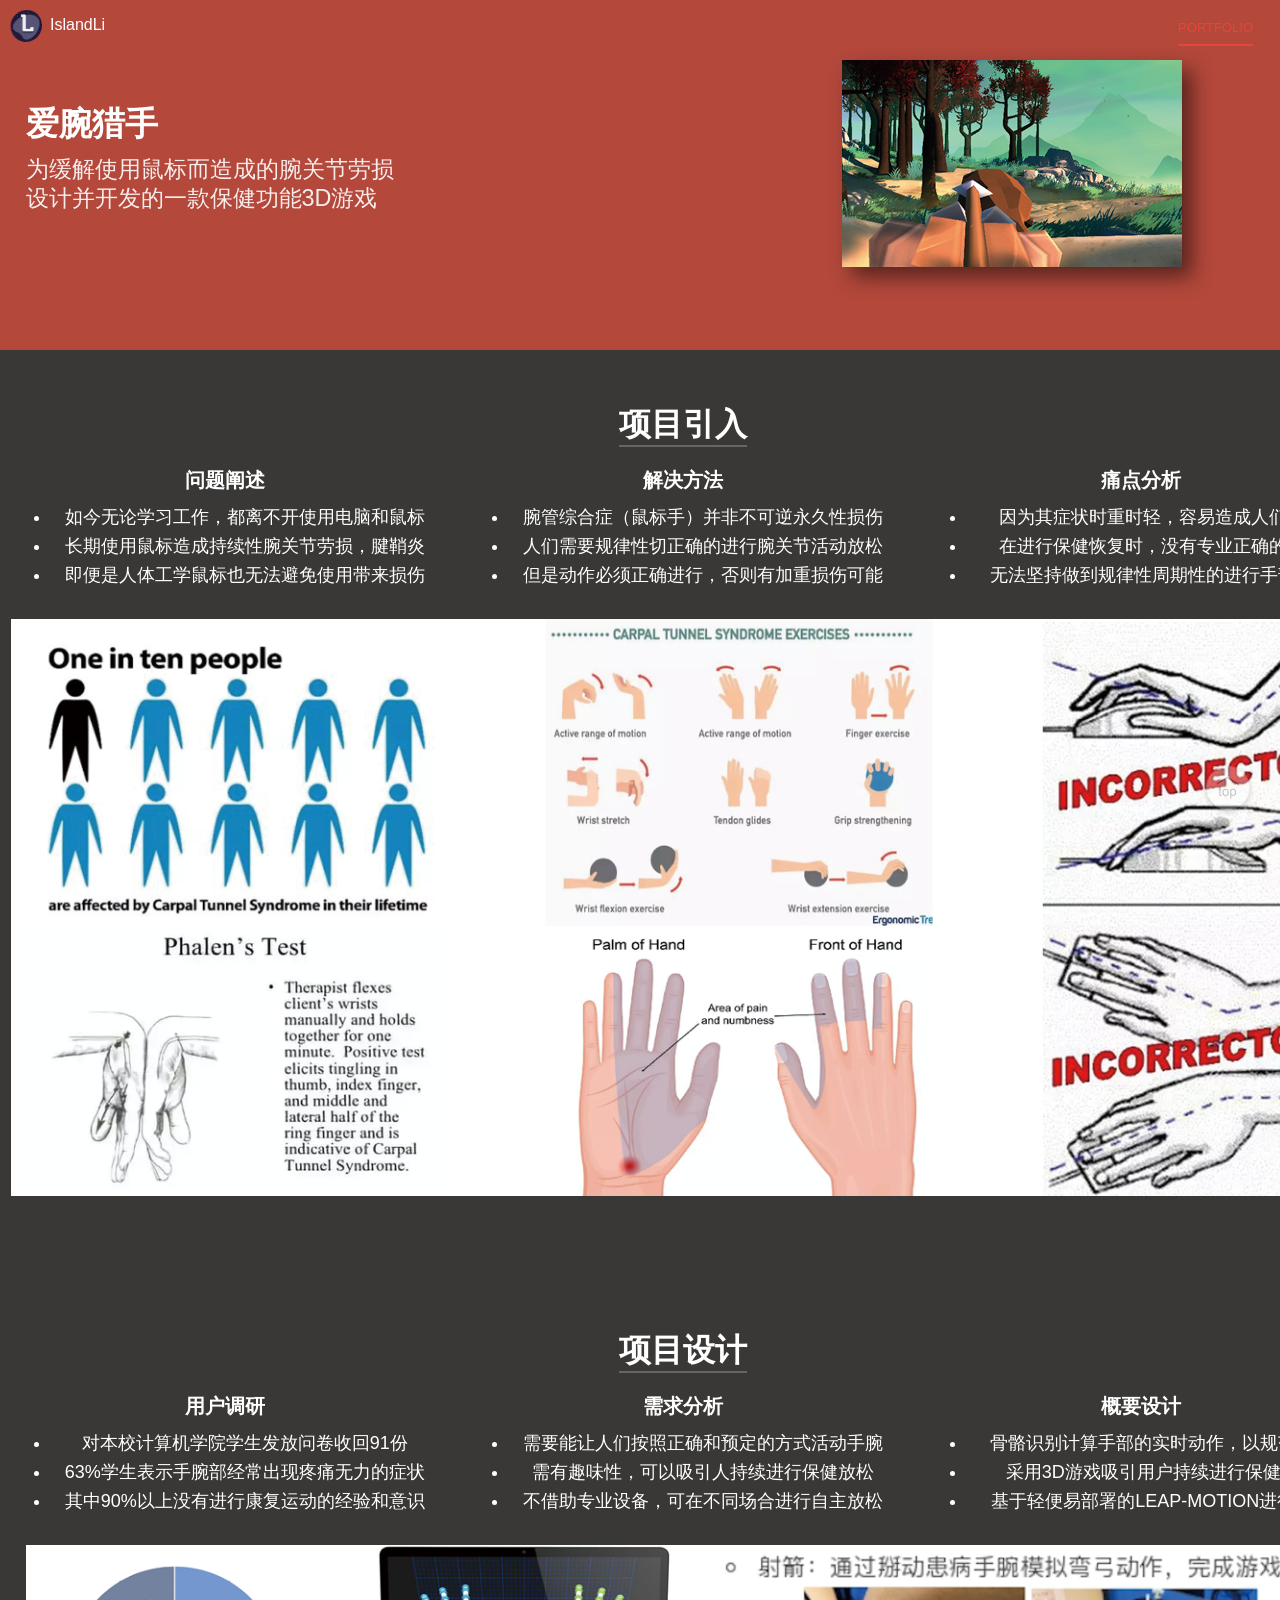
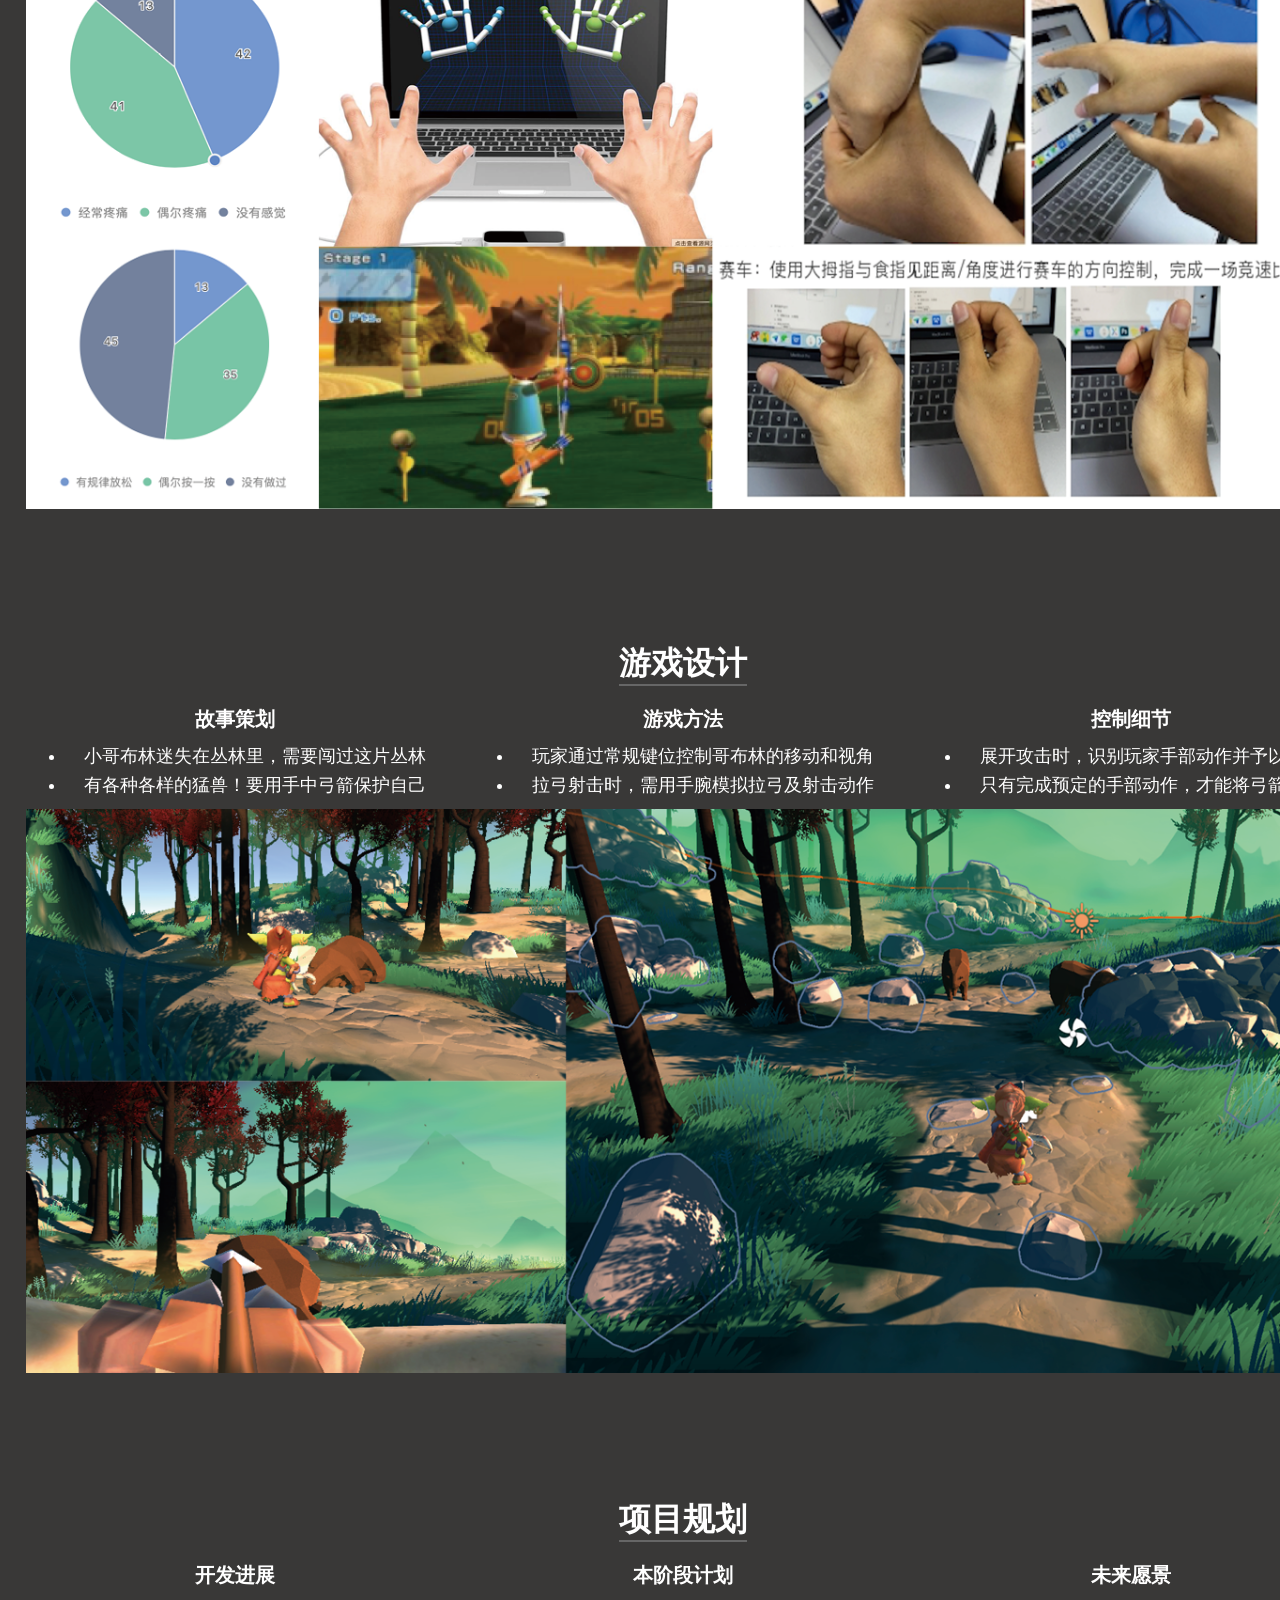
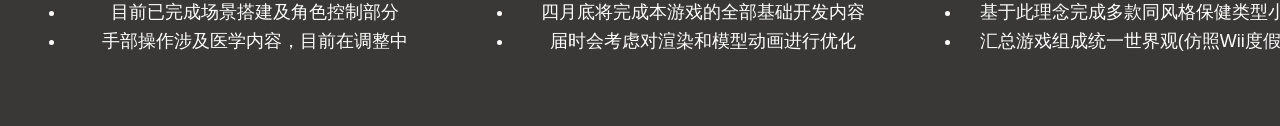
<file: p5.html>
<!DOCTYPE html>
<html>
<head>
	<meta http-equiv="content-type"  content="text/html; charset=utf-8">  
    <meta charset="utf-8">
    <meta http-equiv="X-UA-Copatible" content="IE=edge">
    <meta name="viewport"  content="width=device-width, initial-scale=1,minimum-scale=1.0,maximum-scale=1.0,user-scalable=no">
	<title>Wrench</title>
	<!-- Latest compiled and minified CSS -->
	<link rel="stylesheet" href="https://maxcdn.bootstrapcdn.com/bootstrap/3.3.7/css/bootstrap.min.css" integrity="sha384-BVYiiSIFeK1dGmJRAkycuHAHRg32OmUcww7on3RYdg4Va+PmSTsz/K68vbdEjh4u" crossorigin="anonymous">
	<link rel="stylesheet" type="text/css" href="css/style.css">
	<style>
		@media screen and (max-width: 330px) {
			body {
				color: white;
				font-size:10px;
			}
		}
		@media screen and (max-width: 360px)  and (min-width: 330px) {
			body {
				color: white;
				font-size: 10px;
			}
		}
		@media screen and (max-width: 414px) and (min-width: 360px) {
			body {
				color: white;
				font-size: 16px;
			}
		}
		@media screen and (max-width: 18720px) and (min-width: 414px ){
			body {
				color: white;
				font-size: 18px;
			}
		}
	</style>
</head>
<body>
<nav class="navbar navbar-default navbar-transparent">
	<div class="container-fluid">
		<div class="navbar-header">
			<button type="button" class="navbar-toggle collapsed" data-toggle="collapse" data-target="#bs-example-navbar-collapse-1" aria-expanded="false">
				<span class="sr-only">Toggle navigation</span>
				<span class="icon-bar" ></span>
				<span class="icon-bar" ></span>
				<span class="icon-bar" ></span>
			</button>
			<a class="navbar-brand" style="color: white" href="index.html"><div class="logo" style="background-image: url(imgs/1.png); background-position: center; background-size: cover; border-radius: 50%;"></div>IslandLi</a>
		</div>

		<div class="collapse navbar-collapse" id="bs-example-navbar-collapse-1">
			<ul class="nav navbar-nav navbar-right">
				<li class="active"><a href="index.html">PORTFOLIO</a></li>
				<!-- <li><a href="#">ABOUT</a></li> -->
			</ul>
		</div>
	</div>
</nav>
	<div class="module banner banner-responsive Phead">
		<div class="content clearfix">
			<div class="col-md-6-my intro" style="padding-top: 50px;">
				<div class="title">爱腕猎手</div>
				<div class="txt txt-intro" style="color: rgba(255, 255, 255, 0.9); ">为缓解使用鼠标而造成的腕关节劳损<br>设计并开发的一款保健功能3D游戏</div>
			</div>
			<div class="col-md-6-my">
				<img class="img-ai-intro" style="-webkit-filter:drop-shadow(10px 10px 10px rgba(0,0,0,.5));" src="imgs/5/page.png">
			</div>
		</div>
	</div>
	<div class="module pContent">
		<div class="content clearfix">
			<div class="title-main"><b>项目引入</b></div>

				<div class="row">
					<div class="row">
						<div class="col-md-4" style="text-align: center;">
							<div style="text-align: center; font-size: 20px;margin-bottom: 8px"><b>问题阐述</b></div>
							<ul>
								<li>如今无论学习工作，都离不开使用电脑和鼠标</li>
								<li>长期使用鼠标造成持续性腕关节劳损，腱鞘炎</li>
								<li>即便是人体工学鼠标也无法避免使用带来损伤</li>
							</ul>
						</div>
						<div class="col-md-4" style="text-align: center">
							<div style="text-align: center; font-size: 20px;margin-bottom: 8px"><b>解决方法</b></div>
							<ul>
								<li>腕管综合症（鼠标手）并非不可逆永久性损伤</li>
								<li>人们需要规律性切正确的进行腕关节活动放松</li>
								<li>但是动作必须正确进行，否则有加重损伤可能</li>
							</ul>
						</div>
						<div class="col-md-4" style="text-align: center">
							<div style="text-align: center; font-size: 20px;margin-bottom: 8px"><b>痛点分析</b></div>
							<ul>
								<li>因为其症状时重时轻，容易造成人们忽视</li>
								<li>在进行保健恢复时，没有专业正确的引导</li>
								<li>无法坚持做到规律性周期性的进行手部放松</li>
							</ul>
						</div>
				</div>
			<img style='width: 100%; padding: 20px 0;  ' src="imgs/5/1.png">
		</div>
	</div>

	<div class="module pContent">
		<div class="content clearfix">
			<div class="title-main"><b>项目设计</b></div>
			<div class="row">
				<div class="row">
					<div class="col-md-4" style="text-align: center">
						<div style="text-align: center; font-size: 20px;margin-bottom: 8px"><b>用户调研</b></div>
						<ul>
							<li>对本校计算机学院学生发放问卷收回91份</li>
							<li>63%学生表示手腕部经常出现疼痛无力的症状</li>
							<li>其中90%以上没有进行康复运动的经验和意识</li>
						</ul>
					</div>
					<div class="col-md-4" style="text-align: center;">
						<div style="text-align: center; font-size: 20px;margin-bottom: 8px"><b>需求分析</b></div>
						<ul >
							<li>需要能让人们按照正确和预定的方式活动手腕</li>
							<li>需有趣味性，可以吸引人持续进行保健放松</li>
							<li>不借助专业设备，可在不同场合进行自主放松</li>
						</ul>
					</div>
					<div class="col-md-4" style="text-align: center">
						<div style="text-align: center; font-size: 20px;margin-bottom: 8px"><b>概要设计</b></div>
						<ul>
							<li>骨骼识别计算手部的实时动作，以规范动作</li>
							<li>采用3D游戏吸引用户持续进行保健运动</li>
							<li>基于轻便易部署的LEAP-MOTION进行开发</li>
						</ul>
					</div>

				</div>
			</div>
			<img style='width: 100%; padding: 20px 0;   ' src="imgs/5/2.png">
		</div>
	</div>

	<div class="module pContent">
		<div class="content clearfix">
			<div class="title-main"><b>游戏设计</b></div>
			<div class="row">
				<div class="col-md-4" style="text-align: center;">
					<div style="text-align: center; font-size: 20px;margin-bottom: 8px"><b>故事策划</b>
					</div>
					<ul >
						<li>小哥布林迷失在丛林里，需要闯过这片丛林</li>
						<li>有各种各样的猛兽！要用手中弓箭保护自己</li>
					</ul>
				</div>
				<div class="col-md-4" style="text-align: center">
					<div style="text-align: center; font-size: 20px;margin-bottom: 8px"><b>游戏方法</b></div>
					<ul>
						<li>玩家通过常规键位控制哥布林的移动和视角</li>
						<li>拉弓射击时，需用手腕模拟拉弓及射击动作</li>
					</ul>
				</div>
				<div class="col-md-4" style="text-align: center">
					<div style="text-align: center; font-size: 20px;margin-bottom: 8px"><b>控制细节</b></div>
					<ul>
						<li>展开攻击时，识别玩家手部动作并予以引导</li>
						<li>只有完成预定的手部动作，才能将弓箭射出</li>
					</ul>
				</div>
			</div>
			<img style='width: 100%; margin: 0 0 12px 0;' src="imgs/5/3.png">
		</div>
	</div>

	<div class="module pContent">
		<div class="content clearfix">
			<div class="title-main"><b>项目规划</b></div>
				 <div class="row">
					 <div class="col-md-4" style="text-align: center;">
						 <div style="text-align: center; font-size: 20px;margin-bottom: 8px"><b>开发进展</b></div>
						 <ul >
							 <li>目前已完成场景搭建及角色控制部分</li>
							 <li>手部操作涉及医学内容，目前在调整中</li>
						 </ul>
					 </div>
					 <div class="col-md-4" style="text-align: center">
						 <div style="text-align: center; font-size: 20px;margin-bottom: 8px"><b>本阶段计划</b></div>
						 <ul>
							 <li>四月底将完成本游戏的全部基础开发内容</li>
							 <li>届时会考虑对渲染和模型动画进行优化</li>
						 </ul>
					 </div>
					 <div class="col-md-4" style="text-align: center">
						 <div style="text-align: center; font-size: 20px;margin-bottom: 8px"><b>未来愿景</b></div>
						 <ul>
							 <li>基于此理念完成多款同风格保健类型小游戏</li>
							 <li>汇总游戏组成统一世界观(仿照Wii度假胜地)</li>
						 </ul>
					 </div>
				 </div>
			 </div>
<!--			<img style='width: 100%; margin: 0 0 12px 0;  '  src="imgs/4/4.png">-->
		</div>
	</div>

<!-- 	<div class="module" style="background-color: #f7f6f5;">
		<div class="content clearfix">
			<div class="title-main" style="font-weight: bold; font-size: 1.85em; margin-bottom: 20px;">User Flow</div>
			<img style='width: 100%; padding: 20px 0;' src="imgs/pro-season/user_flow2.png">
		</div>
	</div> -->


	<a href="#"><div class="to-top"></div></a>

	<script type="text/javascript" src="js/jquery-3.1.1.min.js"></script>
	<script type="text/javascript" src="js/bootstrap.min.js"></script>

	<script type="text/javascript">
		$(document).ready(function() { 			
			$(".to-top").hide();
			currTop = 0;
			$(window).scroll(function(){
				var windowTop = $(window).scrollTop()||0;
				if (windowTop > 200){
					$(".to-top").fadeIn(300);
				}
				else{
					$(".to-top").fadeOut(300);
				}
				if(windowTop >= currTop){
					$(".navbar").addClass("navbar-hide");
				}else{
					$(".navbar").removeClass("navbar-hide")
					if(windowTop > 20){
						$(".navbar").addClass("navbar-custom");
					}else{
						$(".navbar").removeClass("navbar-custom");
					}
				}

				currTop = windowTop;

			});

			$(".tags>.btn").click(function(){
				$(this).siblings().removeClass("active");
				$(this).addClass("active");
			});
		});
		var myVideo0 = document.getElementById("video0"); 
		var myBtn0 = document.getElementById("play-btn0"); 
		function playPause0() { 
			// myBtn1.setAttribute('src', 'imgs/play-btn.svg');
		    if (myVideo0.paused) {
		    	myVideo0.play();
		    	myVideo0.controls="controls";
		    	// myBtn1.attr('src', 'imgs/pause-btn.svg'); 
		    	myBtn0.style.display="none";

		    } else {
		        myVideo0.pause();
		        // myBtn1.setAttribute('src', 'imgs/pause-btn.svg');
		        myBtn0.style.display="inline-block";
		    }
		}  
		var myVideo1 = document.getElementById("video1"); 
		var myBtn1 = document.getElementById("play-btn1"); 
		
		function playPause1() { 
			// myBtn1.setAttribute('src', 'imgs/play-btn.svg');
		    if (myVideo1.paused) {
		    	myVideo1.play();
		    	// myBtn1.attr('src', 'imgs/pause-btn.svg'); 
		    	myBtn1.style.display="none";
		    } else {
		        myVideo1.pause();
		        // myBtn1.setAttribute('src', 'imgs/pause-btn.svg');
		        myBtn1.style.display="inline-block";
		    }
		} 

		var myVideo2 = document.getElementById("video2");
		var myBtn2 = document.getElementById("play-btn2");  
		function playPause2() { 
		    if (myVideo2.paused){
		        myVideo2.play();
		        myBtn2.style.display="none"; 
		    }
		    else{
		        myVideo2.pause(); 
		        myBtn2.style.display="inline-block";
		    } 
		} 
	</script>

</body>
</html>
</file>
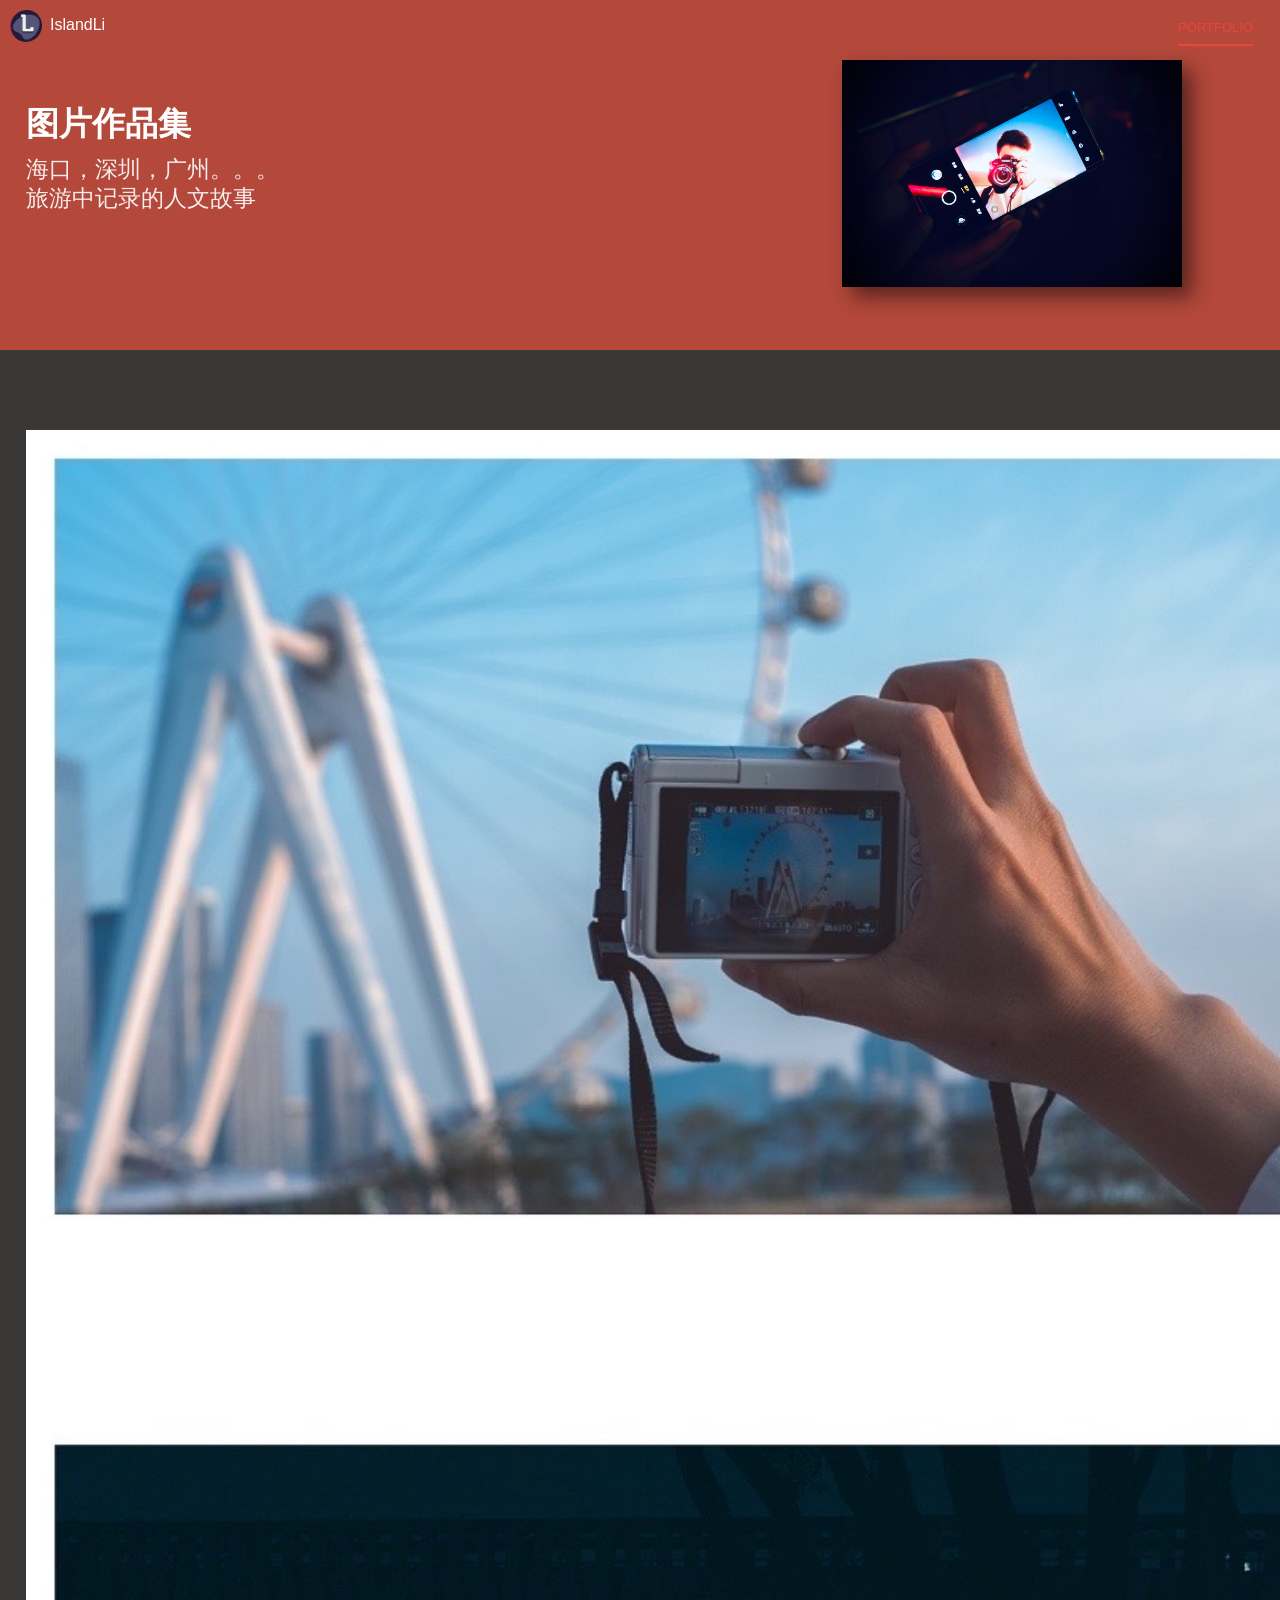
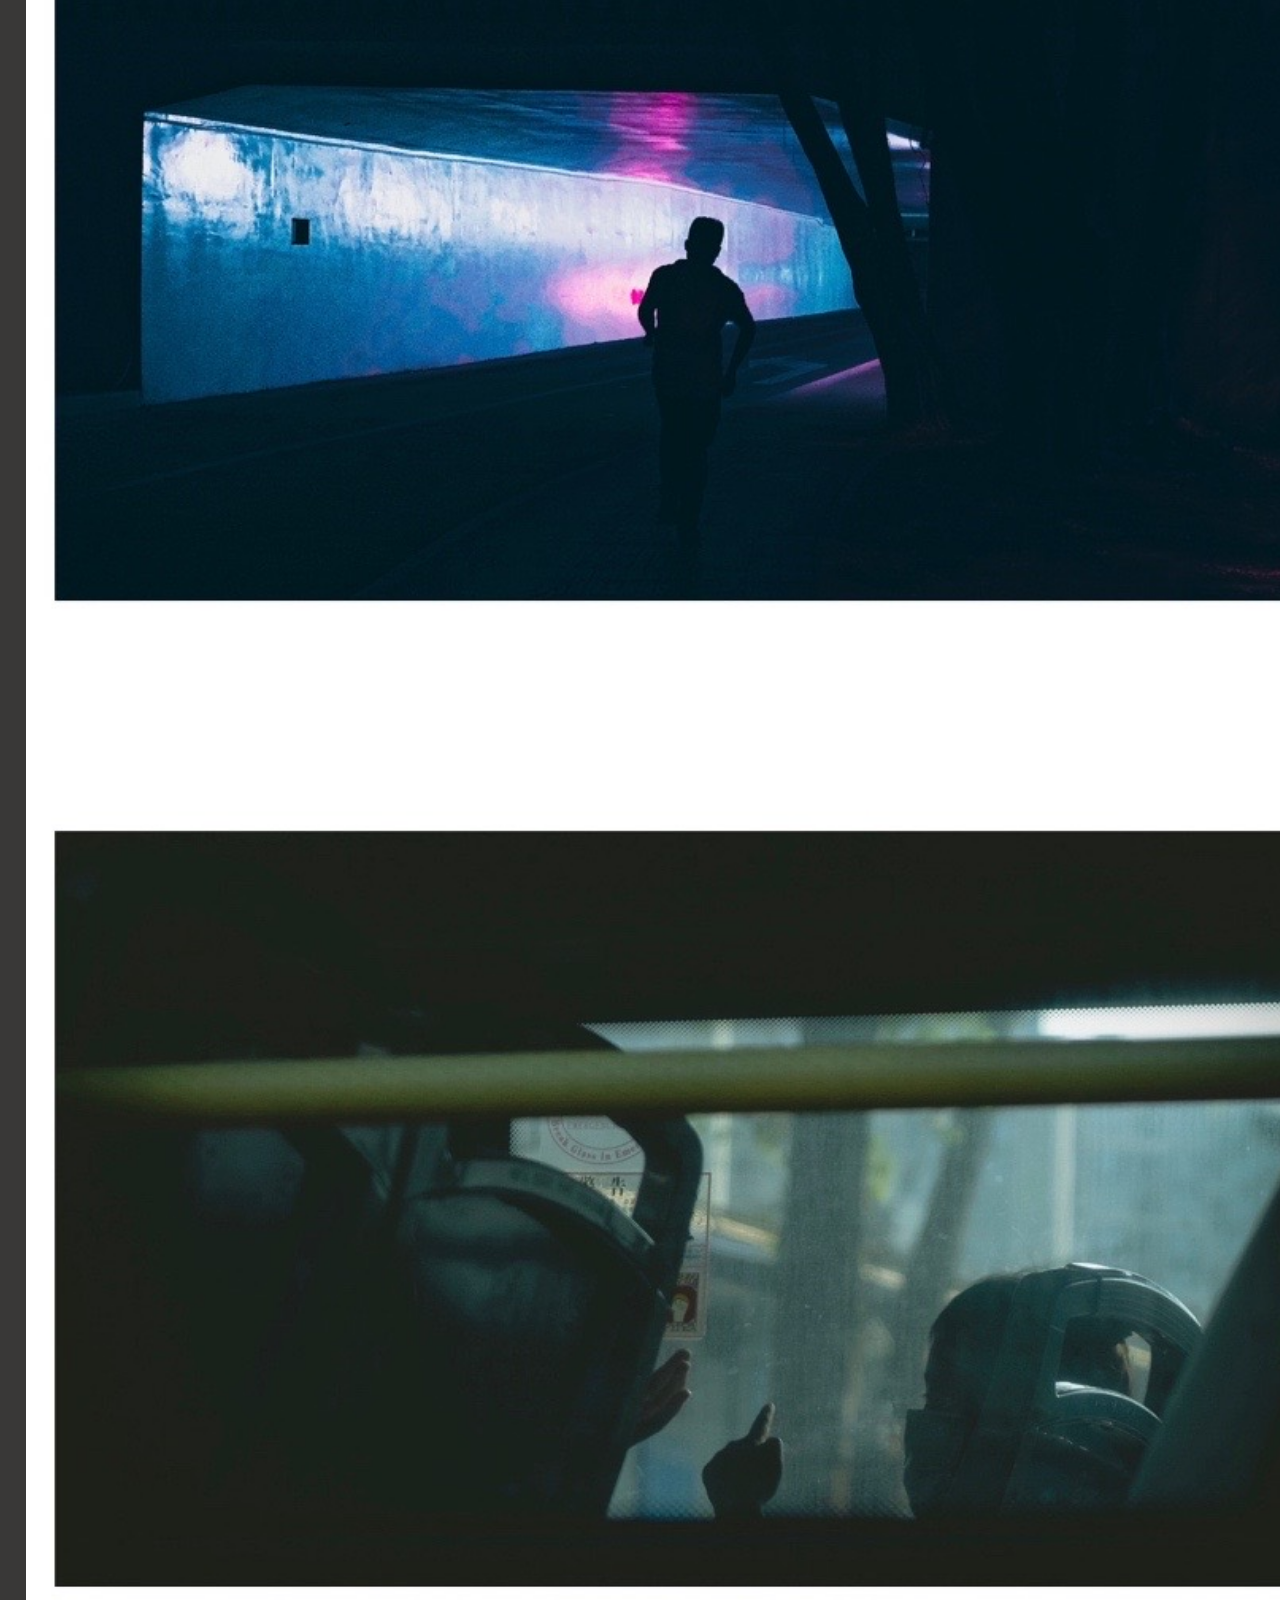
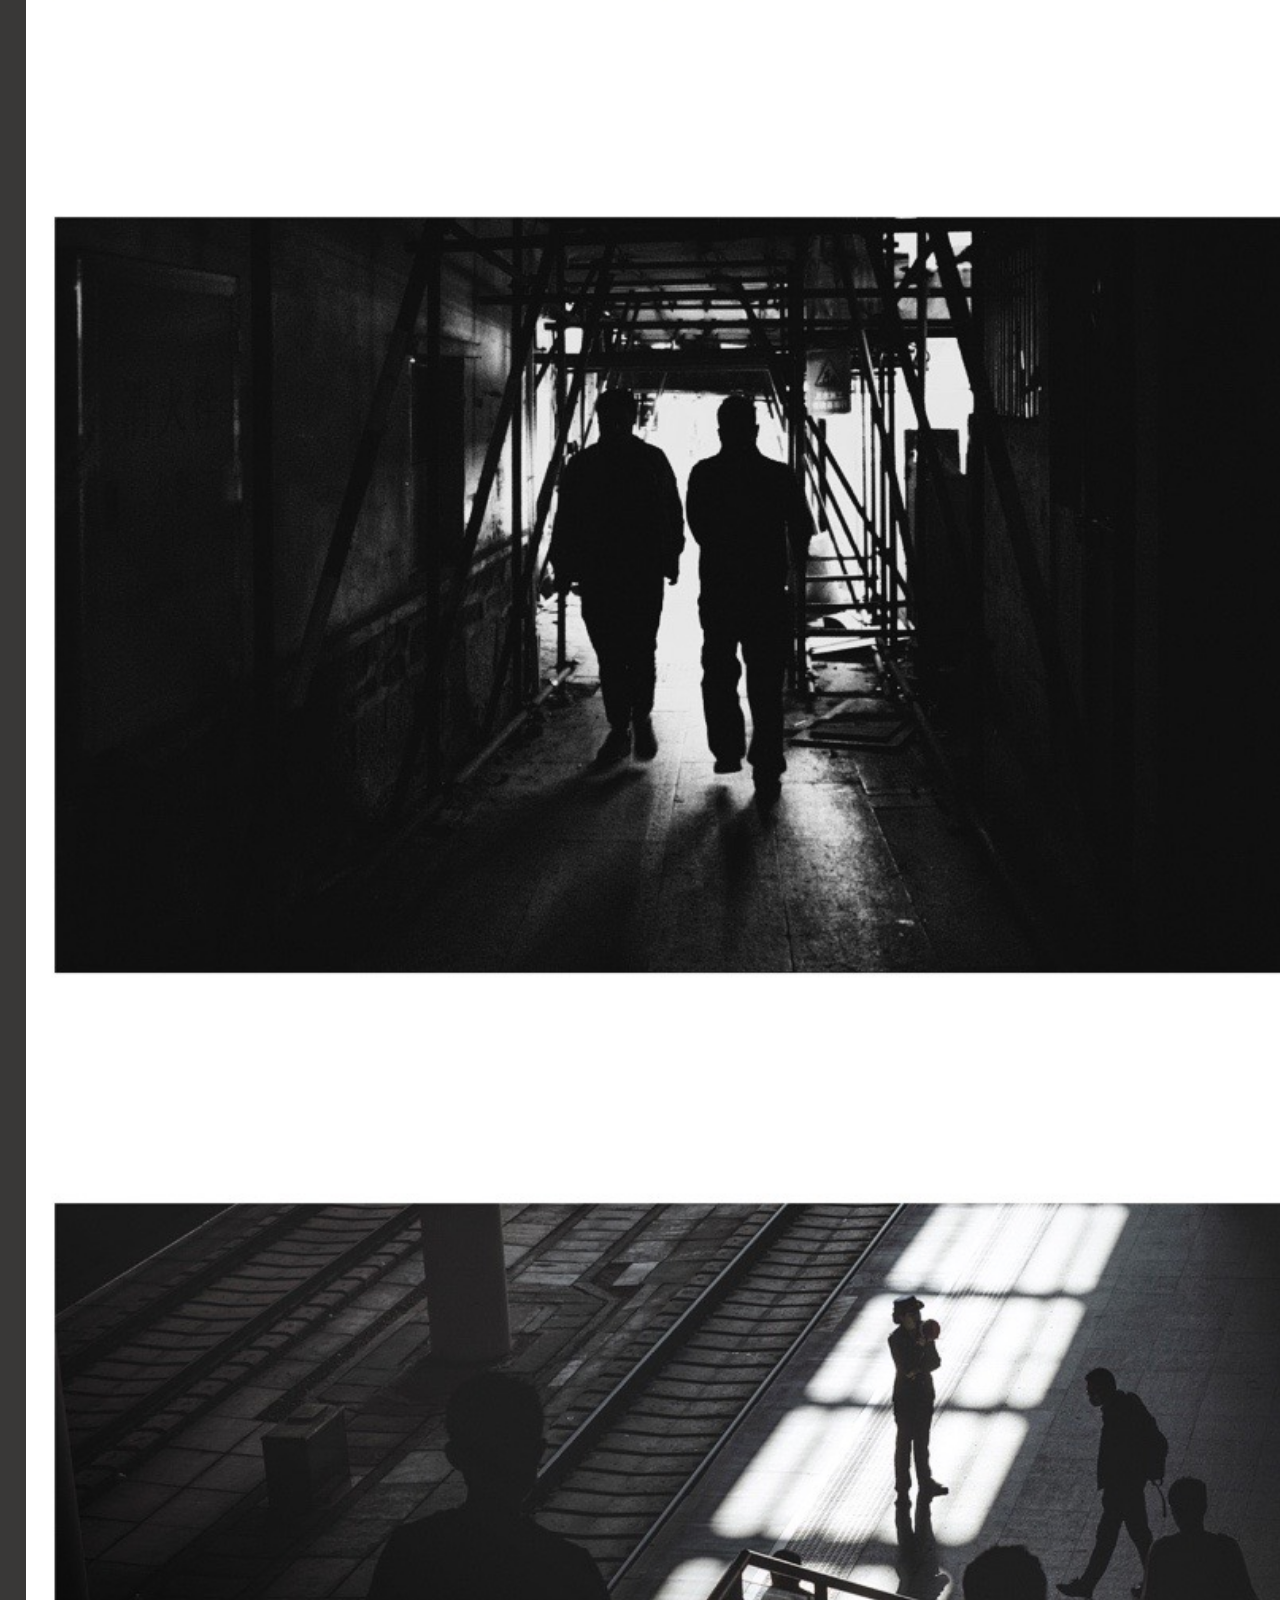
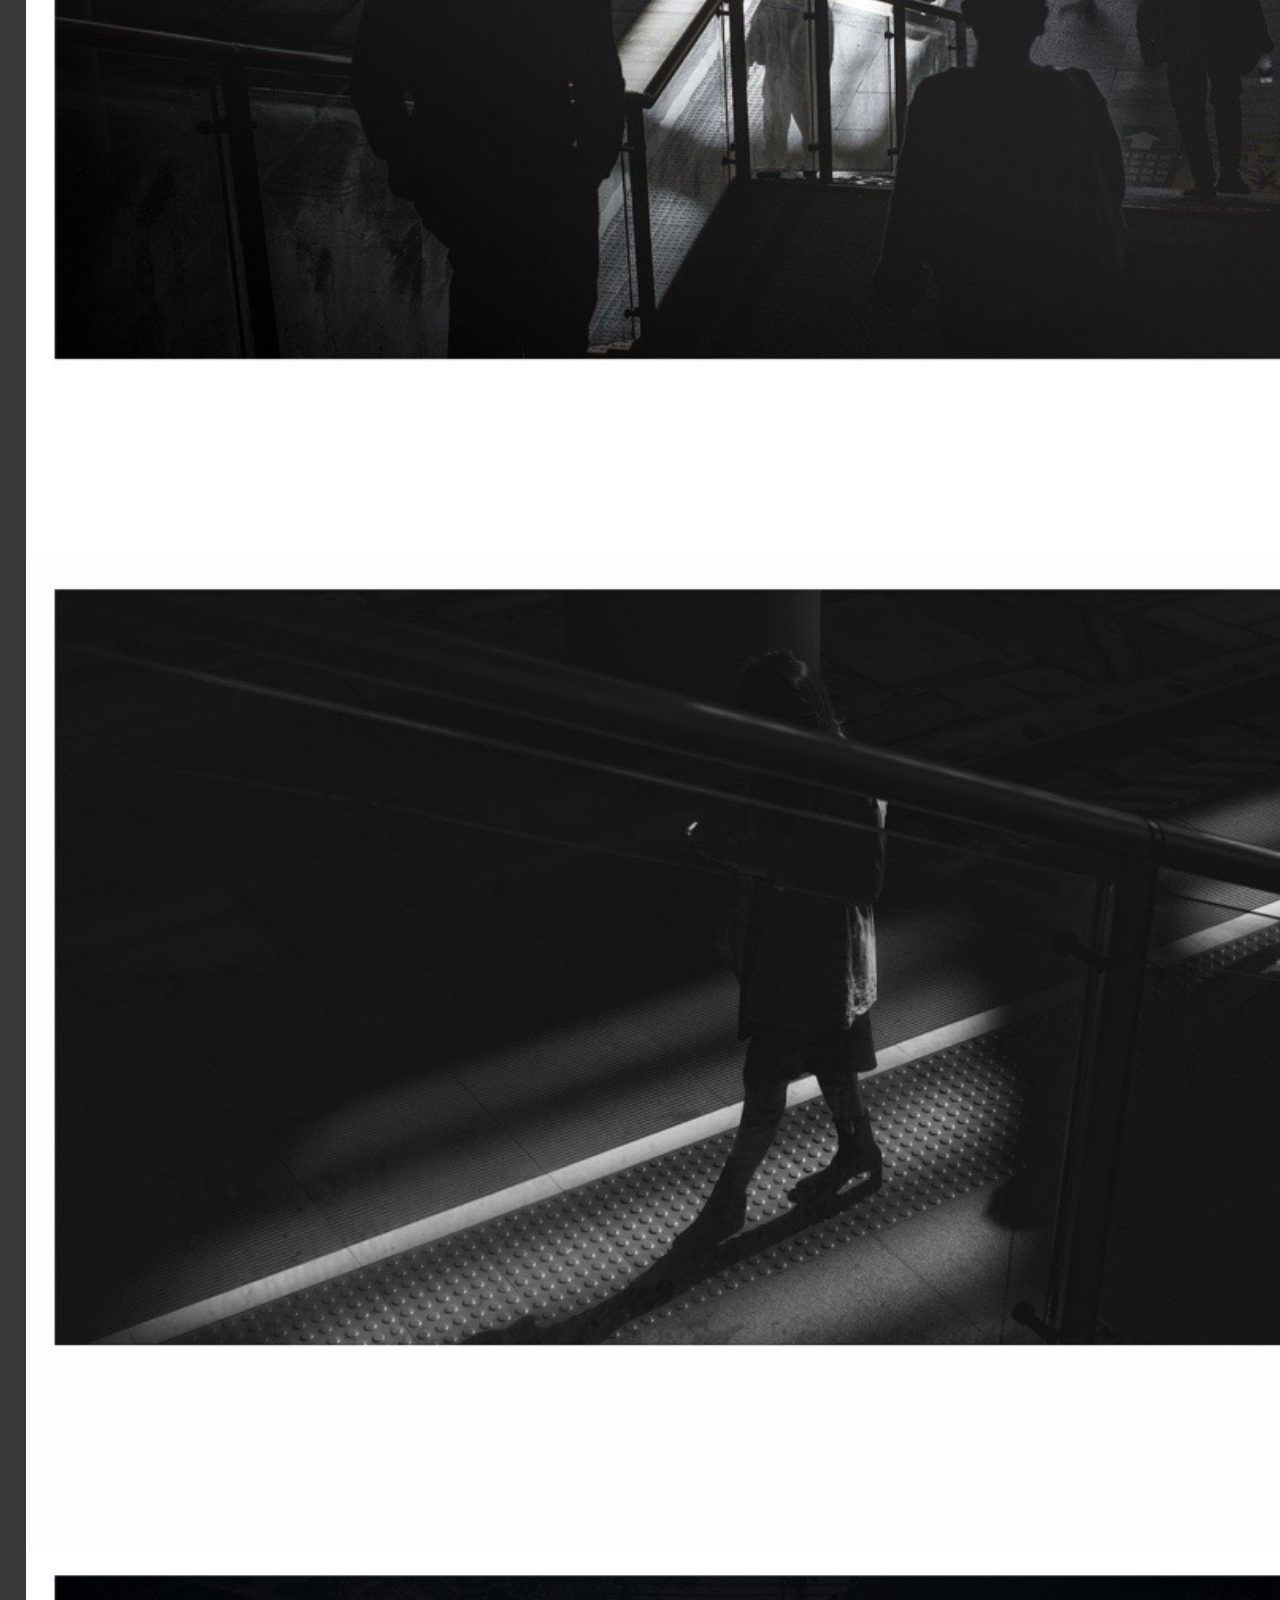
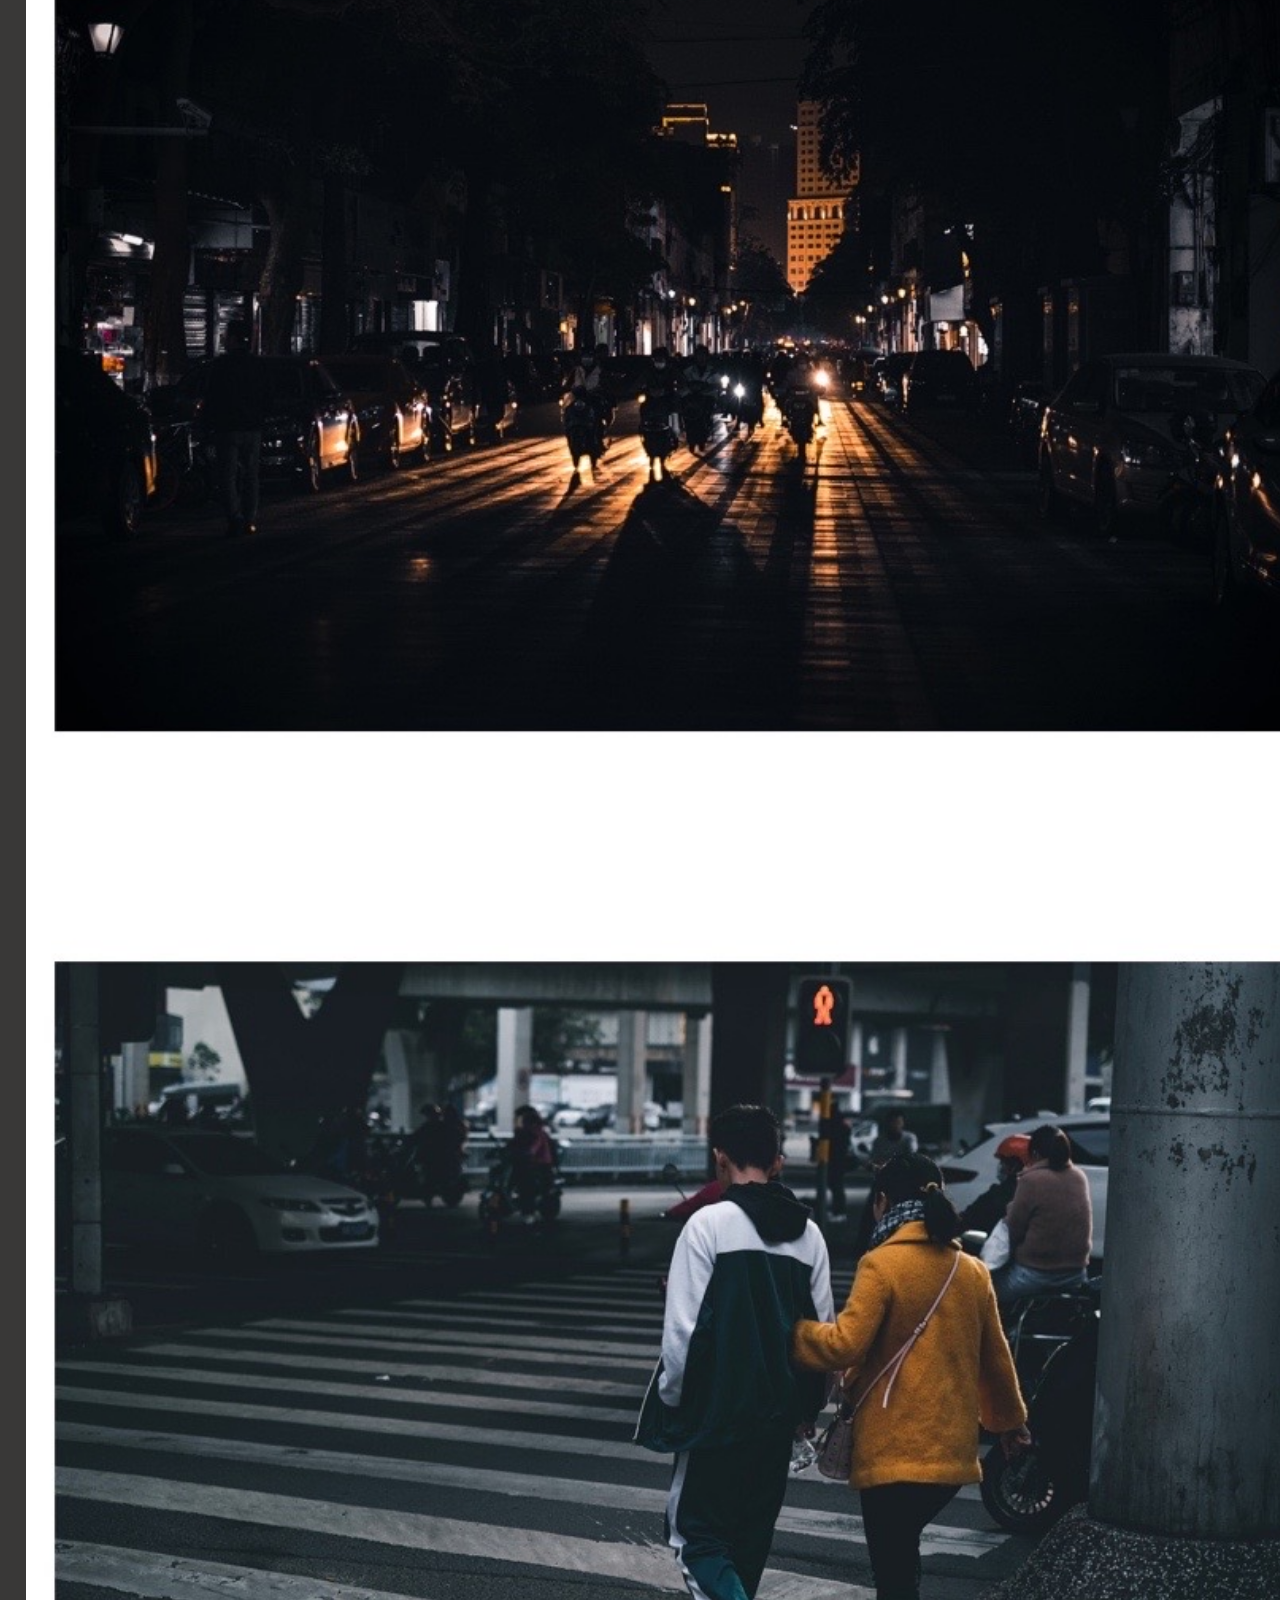
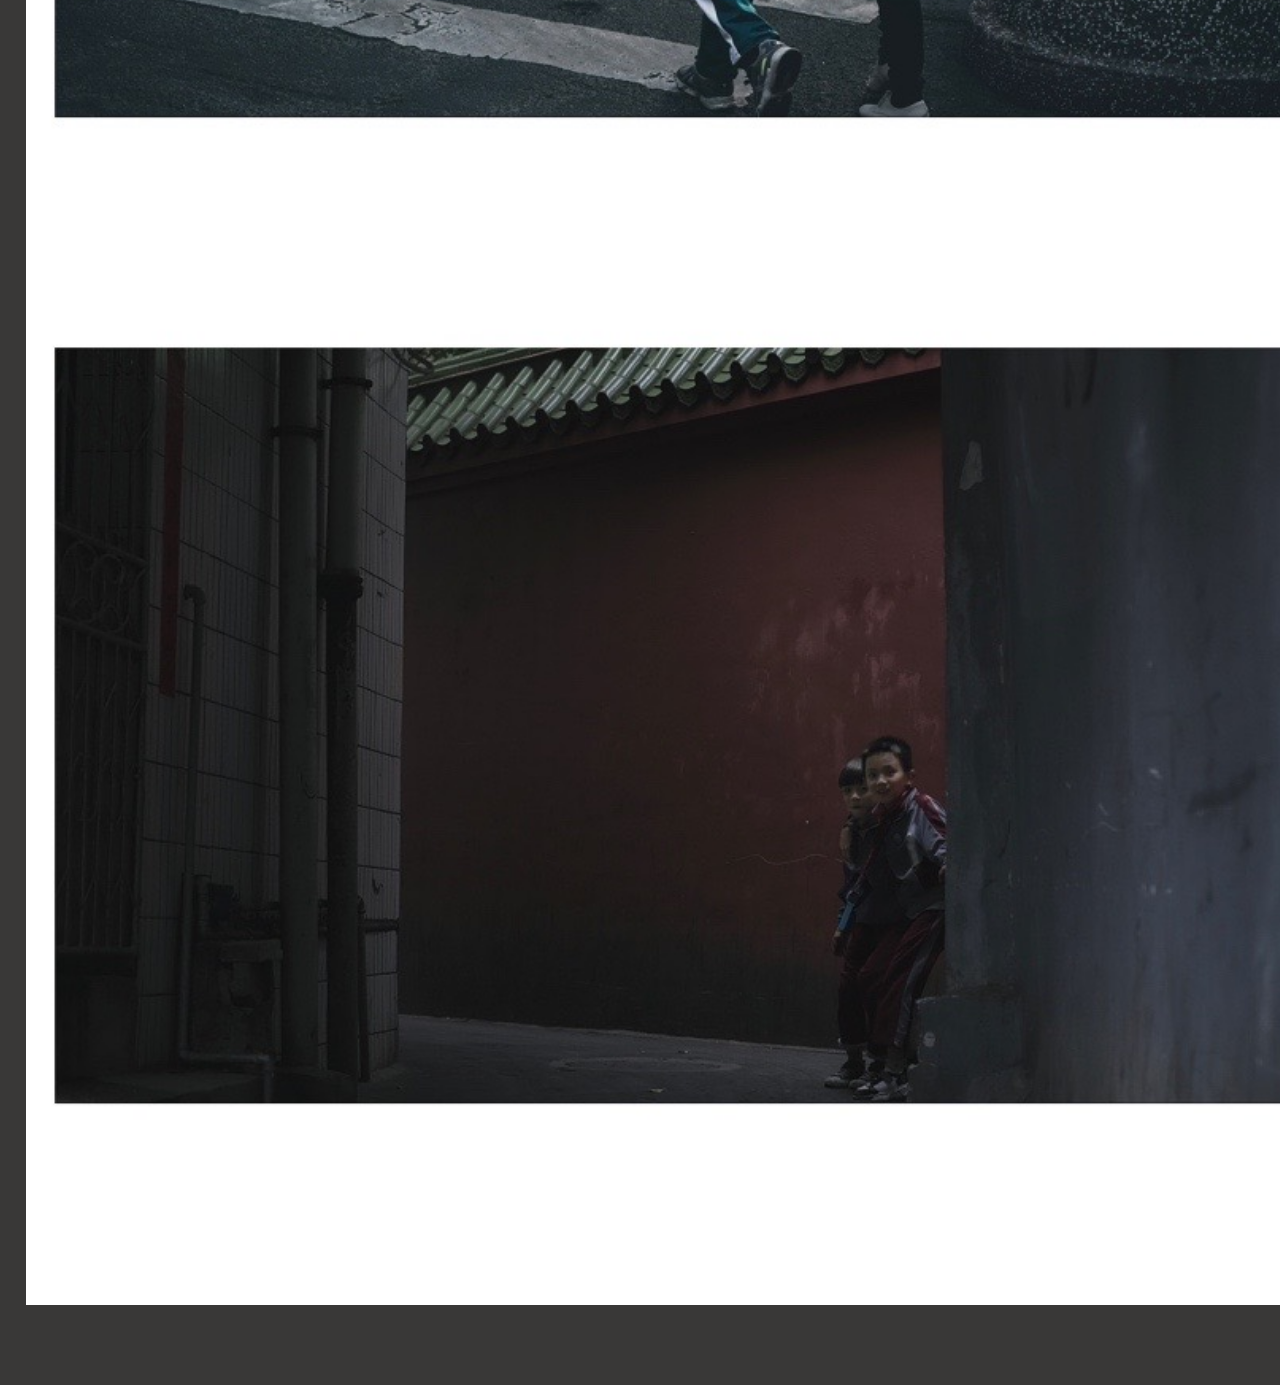
<file: p7.html>
<!DOCTYPE html>
<html>
<head>
	<meta http-equiv="content-type"  content="text/html; charset=utf-8">  
    <meta charset="utf-8">
    <meta http-equiv="X-UA-Copatible" content="IE=edge">
    <meta name="viewport"  content="width=device-width, initial-scale=1,minimum-scale=1.0,maximum-scale=1.0,user-scalable=no">
	<title>Photo</title>
	<!-- Latest compiled and minified CSS -->
	<link rel="stylesheet" href="https://maxcdn.bootstrapcdn.com/bootstrap/3.3.7/css/bootstrap.min.css" integrity="sha384-BVYiiSIFeK1dGmJRAkycuHAHRg32OmUcww7on3RYdg4Va+PmSTsz/K68vbdEjh4u" crossorigin="anonymous">
	<link rel="stylesheet" type="text/css" href="css/style.css">
	<style>
		@media screen and (max-width: 330px) {
			body {
				color: white;
				font-size:10px;
			}
		}
		@media screen and (max-width: 360px)  and (min-width: 330px) {
			body {
				color: white;
				font-size: 10px;
			}
		}
		@media screen and (max-width: 414px) and (min-width: 360px) {
			body {
				color: white;
				font-size: 14px;
			}
		}
		@media screen and (max-width: 18720px) and (min-width: 414px ){
			body {
				color: white;
				font-size: 18px;
			}
		}
	</style>
</head>
<body>
<nav class="navbar navbar-default navbar-transparent">
	<div class="container-fluid">
		<div class="navbar-header">
			<button type="button" class="navbar-toggle collapsed" data-toggle="collapse" data-target="#bs-example-navbar-collapse-1" aria-expanded="false">
				<span class="sr-only">Toggle navigation</span>
				<span class="icon-bar" ></span>
				<span class="icon-bar" ></span>
				<span class="icon-bar" ></span>
			</button>
			<a class="navbar-brand" style="color: white" href="index.html"><div class="logo" style="background-image: url(imgs/1.png); background-position: center; background-size: cover; border-radius: 50%;"></div>IslandLi</a>
		</div>

		<div class="collapse navbar-collapse" id="bs-example-navbar-collapse-1">
			<ul class="nav navbar-nav navbar-right">
				<li class="active"><a href="index.html">PORTFOLIO</a></li>
				<!-- <li><a href="#">ABOUT</a></li> -->
			</ul>
		</div>
	</div>
</nav>
	<div class="module banner banner-responsive Phead">
		<div class="content clearfix">
			<div class="col-md-6-my intro" style="padding-top: 50px;">
				<div class="title">图片作品集</div>
				<div class="txt txt-intro" style="color: rgba(255, 255, 255, 0.9); ">海口，深圳，广州。。。<br>旅游中记录的人文故事</div>
			</div>
			<div class="col-md-6-my">
				<img class="img-ai-intro" style="-webkit-filter:drop-shadow(10px 10px 10px rgba(0,0,0,.5));" src="imgs/7/2.jpg">
			</div>
		</div>
	</div>
	<div class="module pContent">
		<div class="content clearfix">
			<img style='width: 100%; padding: 20px 0;   ' src="imgs/7/1.JPG">


		</div>
	</div>


<!-- 	<div class="module" style="background-color: #f7f6f5;">
		<div class="content clearfix">
			<div class="title-main" style="font-weight: bold; font-size: 1.85em; margin-bottom: 20px;">User Flow</div>
			<img style='width: 100%; padding: 20px 0;' src="imgs/pro-season/user_flow2.png">
		</div>
	</div> -->


	<a href="#"><div class="to-top"></div></a>

	<script type="text/javascript" src="js/jquery-3.1.1.min.js"></script>
	<script type="text/javascript" src="js/bootstrap.min.js"></script>

	<script type="text/javascript">
		$(document).ready(function() { 			
			$(".to-top").hide();
			currTop = 0;
			$(window).scroll(function(){
				var windowTop = $(window).scrollTop()||0;
				if (windowTop > 200){
					$(".to-top").fadeIn(300);
				}
				else{
					$(".to-top").fadeOut(300);
				}
				if(windowTop >= currTop){
					$(".navbar").addClass("navbar-hide");
				}else{
					$(".navbar").removeClass("navbar-hide")
					if(windowTop > 20){
						$(".navbar").addClass("navbar-custom");
					}else{
						$(".navbar").removeClass("navbar-custom");
					}
				}

				currTop = windowTop;

			});

			$(".tags>.btn").click(function(){
				$(this).siblings().removeClass("active");
				$(this).addClass("active");
			});
		});
		var myVideo0 = document.getElementById("video0"); 
		var myBtn0 = document.getElementById("play-btn0"); 
		function playPause0() { 
			// myBtn1.setAttribute('src', 'imgs/play-btn.svg');
		    if (myVideo0.paused) {
		    	myVideo0.play();
		    	myVideo0.controls="controls";
		    	// myBtn1.attr('src', 'imgs/pause-btn.svg'); 
		    	myBtn0.style.display="none";

		    } else {
		        myVideo0.pause();
		        // myBtn1.setAttribute('src', 'imgs/pause-btn.svg');
		        myBtn0.style.display="inline-block";
		    }
		}  
		var myVideo1 = document.getElementById("video1"); 
		var myBtn1 = document.getElementById("play-btn1"); 
		
		function playPause1() { 
			// myBtn1.setAttribute('src', 'imgs/play-btn.svg');
		    if (myVideo1.paused) {
		    	myVideo1.play();
		    	// myBtn1.attr('src', 'imgs/pause-btn.svg'); 
		    	myBtn1.style.display="none";
		    } else {
		        myVideo1.pause();
		        // myBtn1.setAttribute('src', 'imgs/pause-btn.svg');
		        myBtn1.style.display="inline-block";
		    }
		} 

		var myVideo2 = document.getElementById("video2");
		var myBtn2 = document.getElementById("play-btn2");  
		function playPause2() { 
		    if (myVideo2.paused){
		        myVideo2.play();
		        myBtn2.style.display="none"; 
		    }
		    else{
		        myVideo2.pause(); 
		        myBtn2.style.display="inline-block";
		    } 
		} 
	</script>

</body>
</html>
</file>
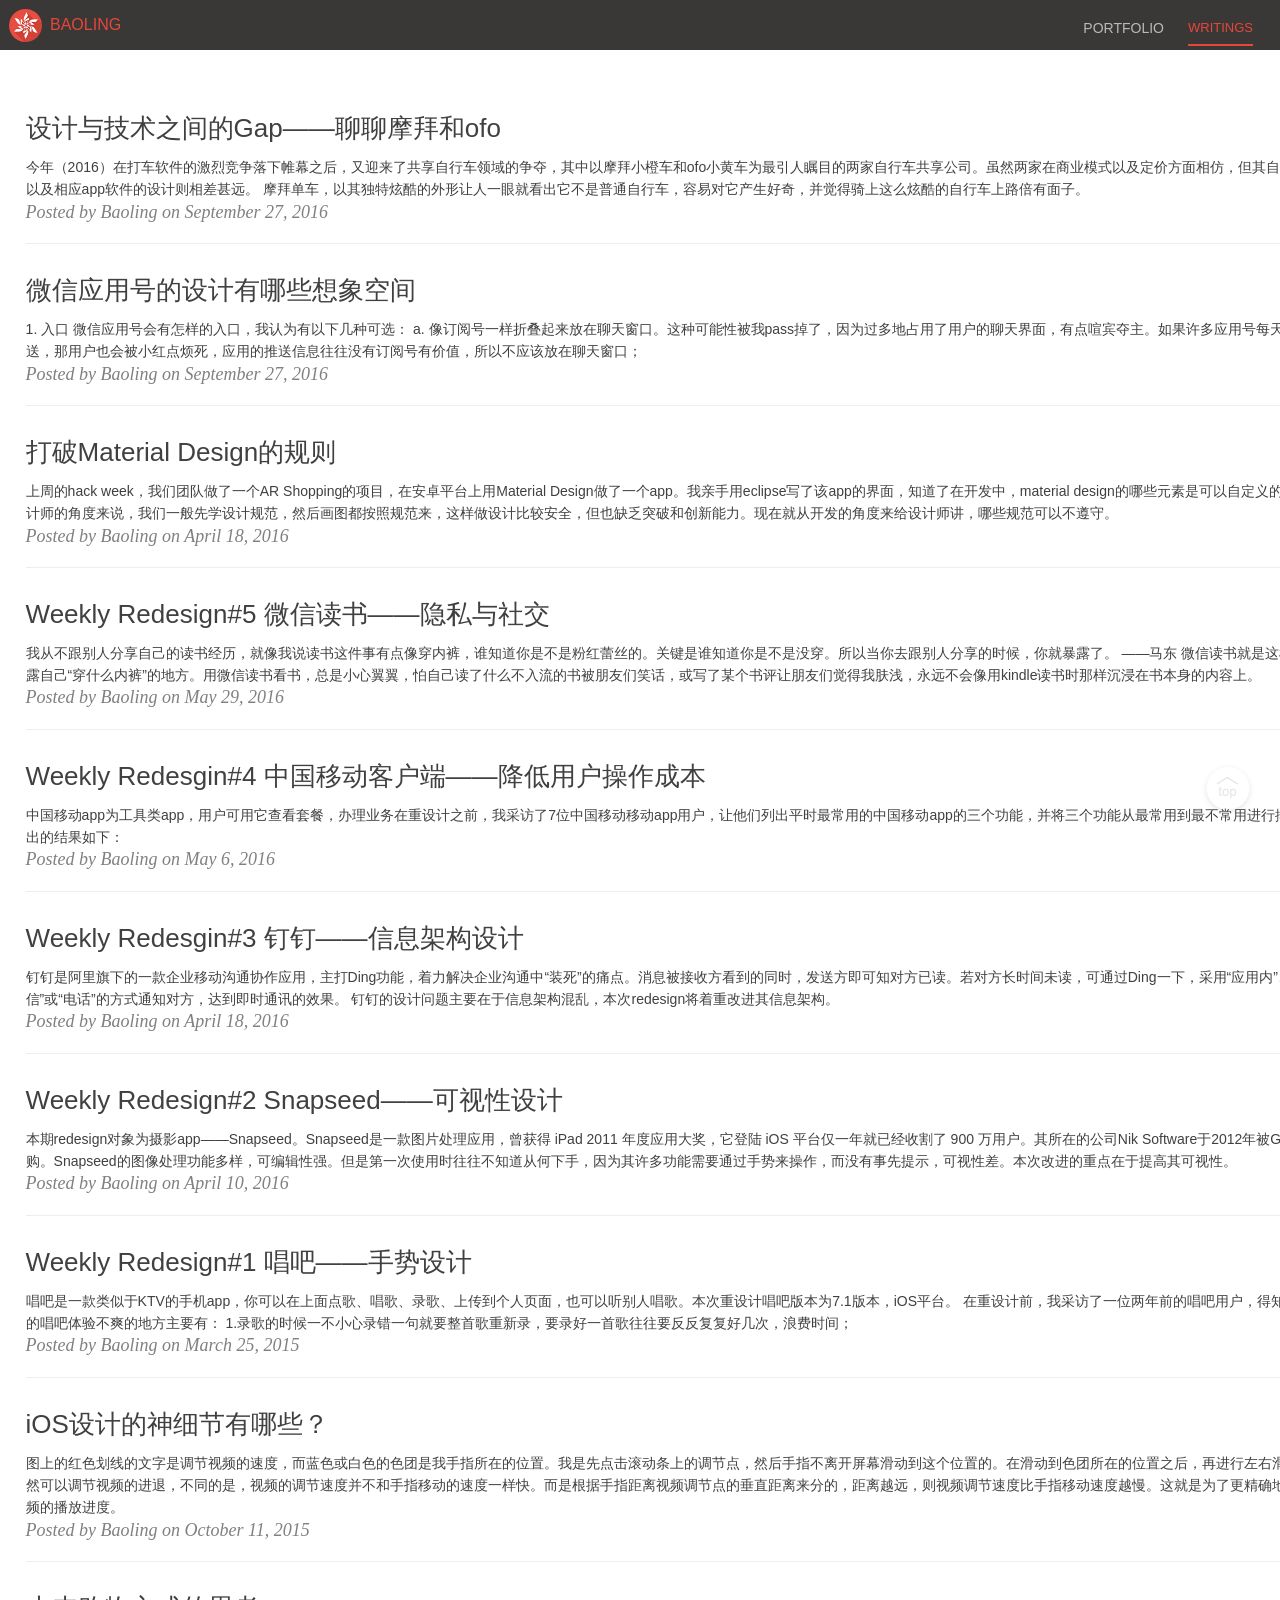
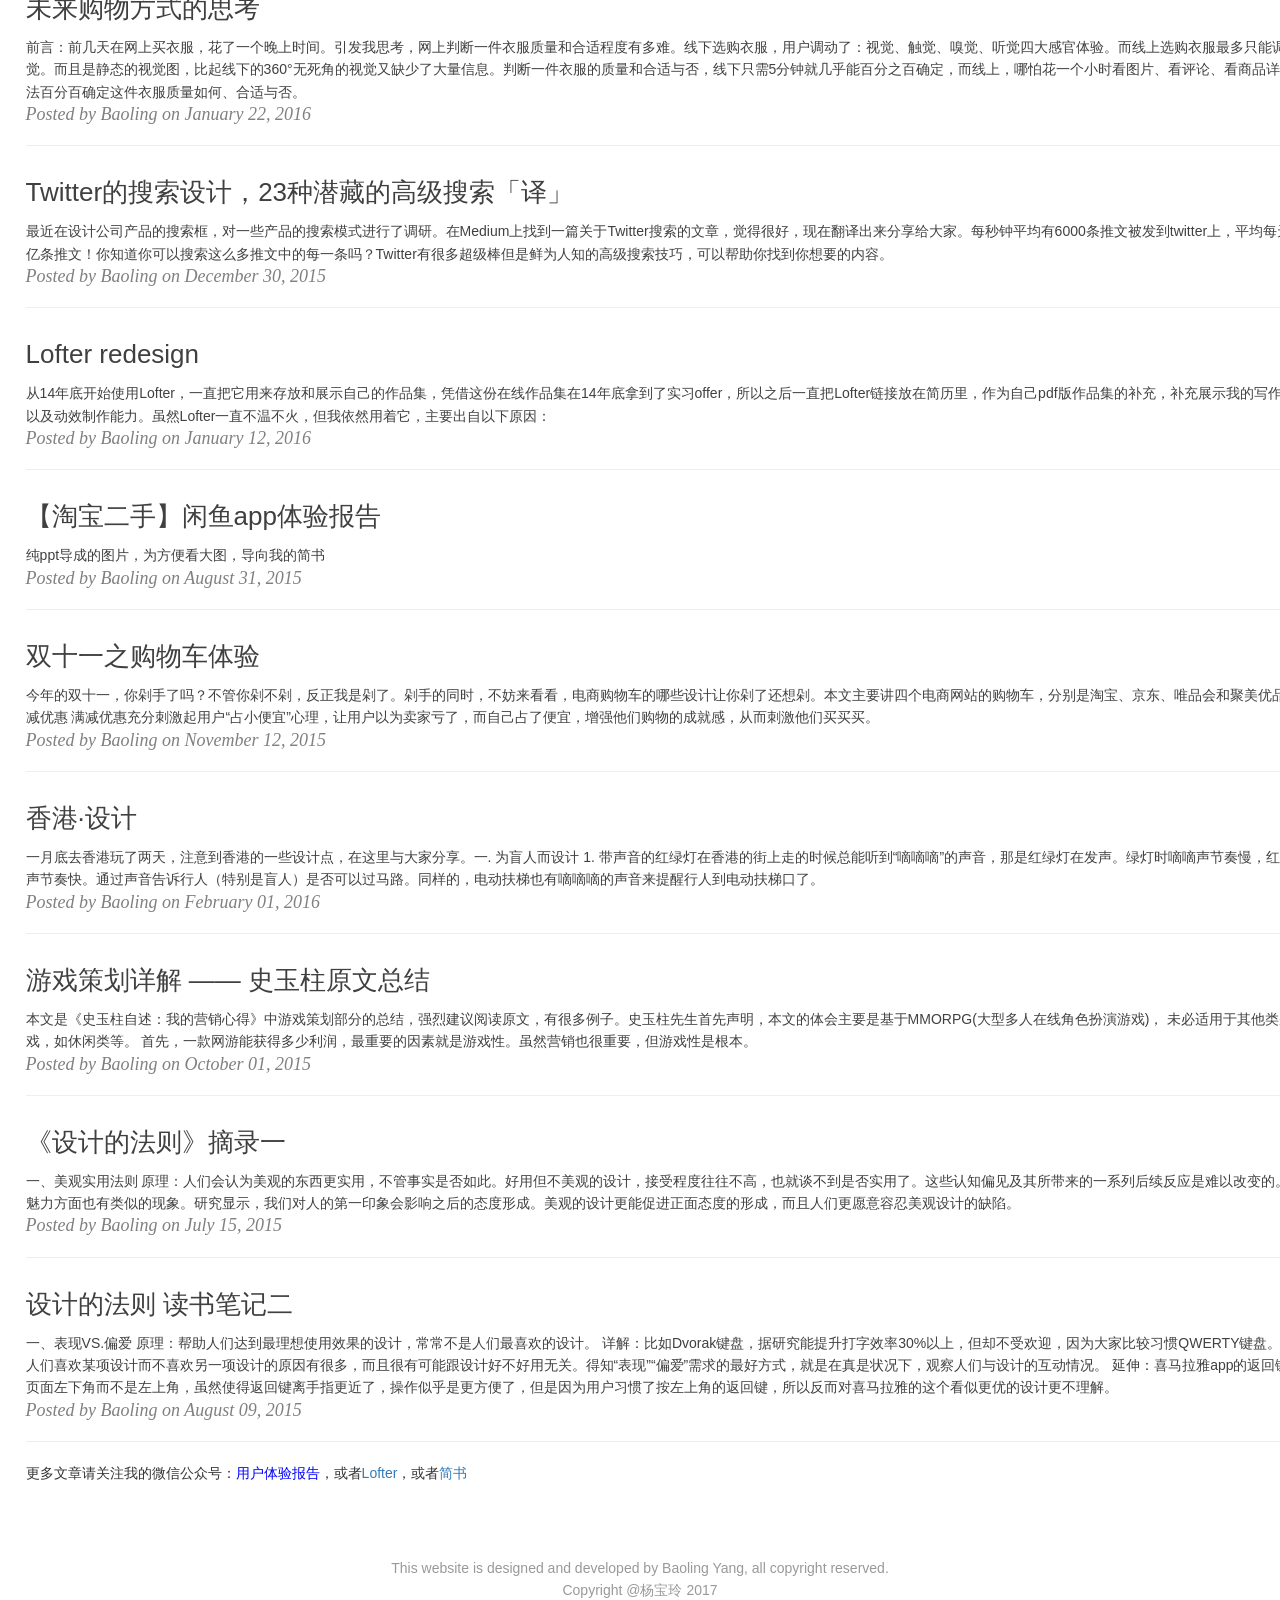
<file: writings.html>
<!DOCTYPE html>
<html>
<head>
	<meta http-equiv="content-type"  content="text/html; charset=utf-8">  
    <meta charset="utf-8">
    <meta http-equiv="X-UA-Copatible" content="IE=edge">
    <meta name="viewport"  content="width=device-width, initial-scale=1,minimum-scale=1.0,maximum-scale=1.0,user-scalable=no">
	<title>Writings</title>
	<!-- Latest compiled and minified CSS -->
	<link rel="stylesheet" href="https://maxcdn.bootstrapcdn.com/bootstrap/3.3.7/css/bootstrap.min.css" integrity="sha384-BVYiiSIFeK1dGmJRAkycuHAHRg32OmUcww7on3RYdg4Va+PmSTsz/K68vbdEjh4u" crossorigin="anonymous">
	<link rel="stylesheet" type="text/css" href="css/style.css">
</head>
<body style='padding-top: 70px;'>
<!-- <div class="nav_banner" style="background-image: url(imgs/banner.png);"> -->
	<nav class="navbar navbar-default navbar-transparent" style='background: #393837; border-radius: 0;'>
		<div class="container-fluid">
			<div class="navbar-header">
				<button type="button" class="navbar-toggle collapsed" data-toggle="collapse" data-target="#bs-example-navbar-collapse-1" aria-expanded="false">
					<span class="sr-only">Toggle navigation</span>
					<span class="icon-bar"></span>
					<span class="icon-bar"></span>
					<span class="icon-bar"></span>
				</button>
				<a class="navbar-brand" href="index.html"><div class="logo" style="background-image: url(imgs/logo.png); background-position: center; background-size: cover; border-radius: 50%;"></div>BAOLING</a>
			</div>

			<div class="collapse navbar-collapse" id="bs-example-navbar-collapse-1">
			    <ul class="nav navbar-nav navbar-right">
			        <li ><a href="index.html">PORTFOLIO</a></li>
			        <li class="active"><a href="writings.html">WRITINGS</a></li>
			        <!-- <li><a href="#">ABOUT</a></li> -->
			    </ul>
			</div>
		</div>
	</nav>
<!-- </div> -->
<!-- 	<div class="module banner banner-responsive" style="background-color:#fda94e; overflow: hidden;">
		<div class="content clearfix">
			<div class="col-md-6-my intro" style="padding-top: 80px;">
				<div class="title">Writings</div>
				<div class="txt txt-intro" style="color: rgba(255, 255, 255, 0.9); "></div>
			</div>
			<div class="col-md-6-my">
				<img class="img-ai-intro" src="imgs/pro-ar/ar-intro.png">
			</div>
		</div>
	</div>
 -->
	<div class="module" style="background: none;">
		<div class="content" style=" padding-top: 12px; text-align: left;">
			<div class="post-preview">
				<a target="_blank" href="http://www.jianshu.com/p/581a2b1b8d46">
					<h2 class="post-title">            
						设计与技术之间的Gap——聊聊摩拜和ofo
					</h2>        

					<div class="post-content-preview1">
					今年（2016）在打车软件的激烈竞争落下帷幕之后，又迎来了共享自行车领域的争夺，其中以摩拜小橙车和ofo小黄车为最引人瞩目的两家自行车共享公司。虽然两家在商业模式以及定价方面相仿，但其自行车硬件以及相应app软件的设计则相差甚远。

摩拜单车，以其独特炫酷的外形让人一眼就看出它不是普通自行车，容易对它产生好奇，并觉得骑上这么炫酷的自行车上路倍有面子。
					</div>
				</a>
				<p class="post-meta">Posted by Baoling on September 27, 2016</p>
			</div>
			<hr>
			<div class="post-preview">
				<a target="_blank" href="http://www.jianshu.com/p/f1a1e1a63783">
					<h2 class="post-title">            
						微信应用号的设计有哪些想象空间
					</h2>        

					<div class="post-content-preview1">
						1. 入口

微信应用号会有怎样的入口，我认为有以下几种可选：

a. 像订阅号一样折叠起来放在聊天窗口。这种可能性被我pass掉了，因为过多地占用了用户的聊天界面，有点喧宾夺主。如果许多应用号每天发送推送，那用户也会被小红点烦死，应用的推送信息往往没有订阅号有价值，所以不应该放在聊天窗口；
					</div>
				</a>
				<p class="post-meta">Posted by Baoling on September 27, 2016</p>
			</div>
			<hr>
			
			<div class="post-preview">
				<a target="_blank" href="http://www.jianshu.com/p/faaad5dfbb14">
					<h2 class="post-title">            
						打破Material Design的规则
					</h2>        

					<div class="post-content-preview1">
						上周的hack week，我们团队做了一个AR Shopping的项目，在安卓平台上用Material Design做了一个app。我亲手用eclipse写了该app的界面，知道了在开发中，material design的哪些元素是可以自定义的。

从设计师的角度来说，我们一般先学设计规范，然后画图都按照规范来，这样做设计比较安全，但也缺乏突破和创新能力。现在就从开发的角度来给设计师讲，哪些规范可以不遵守。
					</div>
				</a>
				<p class="post-meta">Posted by Baoling on April 18, 2016</p>
			</div>
			<hr>

			<div class="post-preview">
				<a target="_blank" href="http://www.jianshu.com/p/34b5ce4f9e8c">
					<h2 class="post-title">            
						Weekly Redesign#5 微信读书——隐私与社交
					</h2>        

					<div class="post-content-preview1">
						我从不跟别人分享自己的读书经历，就像我说读书这件事有点像穿内裤，谁知道你是不是粉红蕾丝的。关键是谁知道你是不是没穿。所以当你去跟别人分享的时候，你就暴露了。

——马东
微信读书就是这样一个暴露自己“穿什么内裤”的地方。用微信读书看书，总是小心翼翼，怕自己读了什么不入流的书被朋友们笑话，或写了某个书评让朋友们觉得我肤浅，永远不会像用kindle读书时那样沉浸在书本身的内容上。
					</div>
				</a>
				<p class="post-meta">Posted by Baoling on May 29, 2016</p>
			</div>
			<hr>

			<div class="post-preview">
				<a target="_blank" href="http://www.jianshu.com/p/5d1963822b1f">
					<h2 class="post-title">            
						Weekly Redesgin#4 中国移动客户端——降低用户操作成本
					</h2>        

					<div class="post-content-preview1">
						中国移动app为工具类app，用户可用它查看套餐，办理业务在重设计之前，我采访了7位中国移动移动app用户，让他们列出平时最常用的中国移动app的三个功能，并将三个功能从最常用到最不常用进行排序。得出的结果如下：
					</div>
				</a>
				<p class="post-meta">Posted by Baoling on May 6, 2016</p>
			</div>
			<hr>

			<div class="post-preview">
				<a target="_blank" href="http://www.jianshu.com/p/1522b790ffee">
					<h2 class="post-title">            
						Weekly Redesgin#3 钉钉——信息架构设计
					</h2>        

					<div class="post-content-preview1">
						钉钉是阿里旗下的一款企业移动沟通协作应用，主打Ding功能，着力解决企业沟通中“装死”的痛点。消息被接收方看到的同时，发送方即可知对方已读。若对方长时间未读，可通过Ding一下，采用“应用内”、“短信”或“电话”的方式通知对方，达到即时通讯的效果。

钉钉的设计问题主要在于信息架构混乱，本次redesign将着重改进其信息架构。
					</div>
				</a>
				<p class="post-meta">Posted by Baoling on April 18, 2016</p>
			</div>
			<hr>

			<div class="post-preview">
				<a target="_blank" href="http://www.jianshu.com/p/52136ee4308b">
					<h2 class="post-title">            
						Weekly Redesign#2 Snapseed——可视性设计
					</h2>        

					<div class="post-content-preview1">
						本期redesign对象为摄影app——Snapseed。Snapseed是一款图片处理应用，曾获得 iPad 2011 年度应用大奖，它登陆 iOS 平台仅一年就已经收割了 900 万用户。其所在的公司Nik Software于2012年被Google收购。Snapseed的图像处理功能多样，可编辑性强。但是第一次使用时往往不知道从何下手，因为其许多功能需要通过手势来操作，而没有事先提示，可视性差。本次改进的重点在于提高其可视性。
					</div>
				</a>
				<p class="post-meta">Posted by Baoling on April 10, 2016</p>
			</div>
			<hr>

			<div class="post-preview">
				<a target="_blank" href="http://www.jianshu.com/p/552b0313a196">
					<h2 class="post-title">            
						Weekly Redesign#1 唱吧——手势设计
					</h2>        

					<div class="post-content-preview1">
						唱吧是一款类似于KTV的手机app，你可以在上面点歌、唱歌、录歌、上传到个人页面，也可以听别人唱歌。本次重设计唱吧版本为7.1版本，iOS平台。

						在重设计前，我采访了一位两年前的唱吧用户，得知两年前的唱吧体验不爽的地方主要有：

						1.录歌的时候一不小心录错一句就要整首歌重新录，要录好一首歌往往要反反复复好几次，浪费时间；
					</div>
				</a>
				<p class="post-meta">Posted by Baoling on March 25, 2015</p>
			</div>
			<hr>

			<div class="post-preview">
				<a target="_blank" href="https://www.zhihu.com/question/27351776/answer/84912282">
					<h2 class="post-title">            
						iOS设计的神细节有哪些？
					</h2>        

					<div class="post-content-preview1">
						图上的红色划线的文字是调节视频的速度，而蓝色或白色的色团是我手指所在的位置。我是先点击滚动条上的调节点，然后手指不离开屏幕滑动到这个位置的。在滑动到色团所在的位置之后，再进行左右滑动，依然可以调节视频的进退，不同的是，视频的调节速度并不和手指移动的速度一样快。而是根据手指距离视频调节点的垂直距离来分的，距离越远，则视频调节速度比手指移动速度越慢。这就是为了更精确地控制视频的播放进度。
					</div>
				</a>
				<p class="post-meta">Posted by Baoling on October 11, 2015</p>
			</div>
			<hr>

			<div class="post-preview">
			    <a target="_blank" href="http://mp.weixin.qq.com/s?__biz=MzA5MDQ1Njc3NQ==&mid=403832365&idx=1&sn=f7be1469c85ba5f00db95426073ca8d5#rd">
			        <h2 class="post-title">            
			            未来购物方式的思考
			        </h2>
			
			        <!-- <h3 class="post-subtitle">
			            ES5, ES6, ES2016, ES.Next: What's going on with JavaScript versioning?
			        </h3> -->
			
			        <div class="post-content-preview1">
			            前言：前几天在网上买衣服，花了一个晚上时间。引发我思考，网上判断一件衣服质量和合适程度有多难。线下选购衣服，用户调动了：视觉、触觉、嗅觉、听觉四大感官体验。而线上选购衣服最多只能调动：视觉。而且是静态的视觉图，比起线下的360°无死角的视觉又缺少了大量信息。判断一件衣服的质量和合适与否，线下只需5分钟就几乎能百分之百确定，而线上，哪怕花一个小时看图片、看评论、看商品详情，都无法百分百确定这件衣服质量如何、合适与否。
			        </div>
			    </a>
			    <p class="post-meta">Posted by Baoling on January 22, 2016</p>
			</div>
			<hr>
			        <div class="post-preview">
			            <a target="_blank" href="http://mp.weixin.qq.com/s?__biz=MzA5MDQ1Njc3NQ==&mid=403349534&idx=1&sn=07822b78ab0ff809a24238c43b818b98#rd">
			                <h2 class="post-title">            
			                    Twitter的搜索设计，23种潜藏的高级搜索「译」
			                </h2>        
			                      
			                <div class="post-content-preview1">
			                    最近在设计公司产品的搜索框，对一些产品的搜索模式进行了调研。在Medium上找到一篇关于Twitter搜索的文章，觉得很好，现在翻译出来分享给大家。每秒钟平均有6000条推文被发到twitter上，平均每天就有5亿条推文！你知道你可以搜索这么多推文中的每一条吗？Twitter有很多超级棒但是鲜为人知的高级搜索技巧，可以帮助你找到你想要的内容。
			                </div>
			            </a>
			            <p class="post-meta">Posted by Baoling on December 30, 2015</p>
			        
			        </div>
			        <hr>
			        
			        <div class="post-preview">
			            <a target="_blank" href="http://mp.weixin.qq.com/s?__biz=MzA5MDQ1Njc3NQ==&mid=403704863&idx=1&sn=36afbeb5741846d9199cb23b9b1389fe#rd">
			                <h2 class="post-title">            
			                    Lofter redesign
			                </h2>        
			                      
			                <div class="post-content-preview1">
			                    从14年底开始使用Lofter，一直把它用来存放和展示自己的作品集，凭借这份在线作品集在14年底拿到了实习offer，所以之后一直把Lofter链接放在简历里，作为自己pdf版作品集的补充，补充展示我的写作和思考，以及动效制作能力。虽然Lofter一直不温不火，但我依然用着它，主要出自以下原因：
			                </div>
			            </a>
			            <p class="post-meta">Posted by Baoling on January 12, 2016</p>
			        
			        </div>
			        <hr>

			        <div class="post-preview">
			            <a target="_blank" href="http://www.jianshu.com/p/857c946afcdf">
			                <h2 class="post-title">            
			                    【淘宝二手】闲鱼app体验报告
			                </h2>        
			                      
			                <div class="post-content-preview1">
			                    纯ppt导成的图片，为方便看大图，导向我的简书
			                </div>
			            </a>
			            <p class="post-meta">Posted by Baoling on August 31, 2015</p>
			        
			        </div>
			        <hr>

			        <div class="post-preview">
			            <a target="_blank" href="http://mp.weixin.qq.com/s?__biz=MzA5MDQ1Njc3NQ==&mid=401087318&idx=1&sn=9d8adeabf229e3751c7ef4a75bcb914b#rd">
			                <h2 class="post-title">            
			                    双十一之购物车体验
			                </h2>        
			                      
			                <div class="post-content-preview1">
			                    今年的双十一，你剁手了吗？不管你剁不剁，反正我是剁了。剁手的同时，不妨来看看，电商购物车的哪些设计让你剁了还想剁。本文主要讲四个电商网站的购物车，分别是淘宝、京东、唯品会和聚美优品。

			一. 满减优惠

			满减优惠充分刺激起用户“占小便宜”心理，让用户以为卖家亏了，而自己占了便宜，增强他们购物的成就感，从而刺激他们买买买。
			                </div>
			            </a>
			            <p class="post-meta">Posted by Baoling on November 12, 2015</p>
			        
			        </div>
			        <hr>


			        <div class="post-preview">
			            <a target="_blank" href="http://mp.weixin.qq.com/s?__biz=MzA5MDQ1Njc3NQ==&mid=403924504&idx=1&sn=c892db75cb05b8d8d55edd43ee8b147b#rd">
			                <h2 class="post-title">            
			                    香港·设计
			                </h2>
			        
			                <!-- <h3 class="post-subtitle">
			                    ES5, ES6, ES2016, ES.Next: What's going on with JavaScript versioning?
			                </h3> -->
			        
			                <div class="post-content-preview1">
			                    一月底去香港玩了两天，注意到香港的一些设计点，在这里与大家分享。一. 为盲人而设计

			1. 带声音的红绿灯在香港的街上走的时候总能听到“嘀嘀嘀”的声音，那是红绿灯在发声。绿灯时嘀嘀声节奏慢，红灯时嘀嘀声节奏快。通过声音告诉行人（特别是盲人）是否可以过马路。同样的，电动扶梯也有嘀嘀嘀的声音来提醒行人到电动扶梯口了。
			                </div>
			            </a>
			            <p class="post-meta">Posted by Baoling on February 01, 2016</p>
			        
			        </div>
			        <hr>

			        

			        <div class="post-preview">
			            <a target="_blank" href="http://mp.weixin.qq.com/s?__biz=MzA5MDQ1Njc3NQ==&mid=215026211&idx=1&sn=9bc6b0bc84002c8613933db2a69dc582&scene=20#rd">
			                <h2 class="post-title">            
			                    游戏策划详解 —— 史玉柱原文总结
			                </h2>        
			                      
			                <div class="post-content-preview1">
			                    本文是《史玉柱自述：我的营销心得》中游戏策划部分的总结，强烈建议阅读原文，有很多例子。史玉柱先生首先声明，本文的体会主要是基于MMORPG(大型多人在线角色扮演游戏)， 未必适用于其他类别的游戏，如休闲类等。

			首先，一款网游能获得多少利润，最重要的因素就是游戏性。虽然营销也很重要，但游戏性是根本。
			                </div>
			            </a>
			            <p class="post-meta">Posted by Baoling on October 01, 2015</p>
			        
			        </div>
			        <hr>

			        
			        <div class="post-preview">
			            <a target="_blank" href="http://mp.weixin.qq.com/s?__biz=MzA5MDQ1Njc3NQ==&mid=212500322&idx=1&sn=d6bfc7a1c6feb4ef5f65ecd66f7f5670#rd">            
			                <h2 class="post-title">   
			                    《设计的法则》摘录一
			                </h2>        
			                      
			                <div class="post-content-preview1">
			                   一、美观实用法则
			原理：人们会认为美观的东西更实用，不管事实是否如此。好用但不美观的设计，接受程度往往不高，也就谈不到是否实用了。这些认知偏见及其所带来的一系列后续反应是难以改变的。在人的魅力方面也有类似的现象。研究显示，我们对人的第一印象会影响之后的态度形成。美观的设计更能促进正面态度的形成，而且人们更愿意容忍美观设计的缺陷。

			                </div>
			            </a>
			            <p class="post-meta">Posted by Baoling on July 15, 2015</p>
			        
			        </div>
			        <hr>
			        

			        <div class="post-preview">
			            <a target="_blank" href="http://mp.weixin.qq.com/s?__biz=MzA5MDQ1Njc3NQ==&mid=213313297&idx=1&sn=06488a68f9875d7ffce209b25fb7dd30&scene=20#rd">
			                <h2 class="post-title">            
			                    设计的法则 读书笔记二
			                </h2>        
			                      
			                <div class="post-content-preview1">
			                    一、表现VS.偏爱

			原理：帮助人们达到最理想使用效果的设计，常常不是人们最喜欢的设计。

			详解：比如Dvorak键盘，据研究能提升打字效率30%以上，但却不受欢迎，因为大家比较习惯QWERTY键盘。这说明，人们喜欢某项设计而不喜欢另一项设计的原因有很多，而且很有可能跟设计好不好用无关。得知“表现”“偏爱”需求的最好方式，就是在真是状况下，观察人们与设计的互动情况。

			延伸：喜马拉雅app的返回键设置在页面左下角而不是左上角，虽然使得返回键离手指更近了，操作似乎是更方便了，但是因为用户习惯了按左上角的返回键，所以反而对喜马拉雅的这个看似更优的设计更不理解。
			                </div>
			            </a>
			            <p class="post-meta">Posted by Baoling on August 09, 2015</p>
			        
			        </div>
			        <hr>
			<div class="more-link">更多文章请关注我的微信公众号：<span style="color:#0000ff;">用户体验报告</span>，或者<a target="_blank" href="http://oriental13.lofter.com">Lofter</a>，或者<a target="_blank" href="http://www.jianshu.com/users/d27e26cd024d/latest_articles">简书</a></div>


		</div>



	</div>


	<a href="#"><div class="to-top"></div></a>
	
	<div class="footer ports">
		This website is designed and developed by Baoling Yang, all copyright reserved.<br/>
		Copyright @杨宝玲 2017
	</div>

	<script type="text/javascript" src="js/jquery-3.1.1.min.js"></script>
	<script type="text/javascript" src="js/bootstrap.min.js"></script>

	<script type="text/javascript">
		$(document).ready(function() { 			
			$(".to-top").hide();
			currTop = 0;
			$(window).scroll(function(){
				var windowTop = $(window).scrollTop()||0;
				if (windowTop > 200){
					$(".to-top").fadeIn(300);
				}
				else{
					$(".to-top").fadeOut(300);
				}
				if(windowTop >= currTop){
					$(".navbar").addClass("navbar-hide");
				}else{
					$(".navbar").removeClass("navbar-hide")
					if(windowTop > 20){
						$(".navbar").addClass("navbar-custom");
					}else{
						$(".navbar").removeClass("navbar-custom");
					}
				}

				currTop = windowTop;

			});

			$(".tags>.btn").click(function(){
				$(this).siblings().removeClass("active");
				$(this).addClass("active");
			});
		});
		var myVideo0 = document.getElementById("video0"); 
		var myBtn0 = document.getElementById("play-btn0"); 
		function playPause0() { 
			// myBtn1.setAttribute('src', 'imgs/play-btn.svg');
		    if (myVideo0.paused) {
		    	myVideo0.play();
		    	myVideo0.controls="controls";
		    	// myBtn1.attr('src', 'imgs/pause-btn.svg'); 
		    	myBtn0.style.display="none";

		    } else {
		        myVideo0.pause();
		        // myBtn1.setAttribute('src', 'imgs/pause-btn.svg');
		        myBtn0.style.display="inline-block";
		    }
		}  
		var myVideo1 = document.getElementById("video1"); 
		var myBtn1 = document.getElementById("play-btn1"); 
		
		function playPause1() { 
			// myBtn1.setAttribute('src', 'imgs/play-btn.svg');
		    if (myVideo1.paused) {
		    	myVideo1.play();
		    	// myBtn1.attr('src', 'imgs/pause-btn.svg'); 
		    	myBtn1.style.display="none";
		    } else {
		        myVideo1.pause();
		        // myBtn1.setAttribute('src', 'imgs/pause-btn.svg');
		        myBtn1.style.display="inline-block";
		    }
		} 

		var myVideo2 = document.getElementById("video2");
		var myBtn2 = document.getElementById("play-btn2");  
		function playPause2() { 
		    if (myVideo2.paused){
		        myVideo2.play();
		        myBtn2.style.display="none"; 
		    }
		    else{
		        myVideo2.pause(); 
		        myBtn2.style.display="inline-block";
		    } 
		} 
	</script>

</body>
</html>
</file>
<file: css/style.css>
body {
	color:#333;
	background: white;
	margin:0;
	/*font-weight: 300;*/
	font: 14px/1.6em Capital, futura-pt,Helvetica,Arial,sans-serif;
	/*font-family: "futura-pt", sans-serif, "Neue Haas Grotesk Display",'Work Sans', 'helvetica neue',sans-serif;*/
	/*'Work Sans', sans-serif, "Neue Haas Grotesk Display", 400*//*'Open Sans', sans-serif*/
	font-smoothing: antialiased;
	-webkit-font-smoothing: antialiased;
	-moz-osx-font-smoothing: antialiased;
	/*letter-spacing: 1px;*/
}
body.home-body {
	background: #393837;
}
a:hover,
a:focus,
a:active{
	color: #337ab7;
}
img{
	border:none;
}
.navbar-transparent{
	background: transparent;
	border: none;
}
.nav_banner{
	width:100%;
	height: 200px;
	background: #ddd;
	background-size: cover;
	background-position: center;
}

.txt-center{
	text-align: center;
}
.flex{
	display: flex;
	display: -webkit-flex;
	-webkit-flex-direction: row;
	flex-direction: row;
	flex-wrap: wrap;
	-webkit-flex-wrap: wrap;
}		
.flex--center{
	justify-content: center;
}
.flex--space-around{
	justify-content: space-around;
}
.flex--space-between{
	justify-content: space-between;
}
.logo{
	width: 33px;
	height: 33px;
	float: left;
	margin: -6px 8px 0 -6px;
}
.tags-container{
	margin-bottom: 22px;
	/*margin-top: 12px;*/
}
.tags-container>.tag {
	padding: 6px 20px;
	border-radius: 24px;
	border: 1px solid #ddd;
	margin: 12px 6px 0px 6px;
	background: white;
	color: #666;
	transition: all .25s;
}
.tags-container>.tag.active{
	background: #f2483b;
	border: 1px solid #e7463a;
	color: white;
}
.tags-container>.tag:hover{
	background: #f2483b;
	border: 1px solid #e7463a;
	color: white;
}
.self-intro{
	text-align: center;
	padding: 20px 4% 0 4%;
	margin-bottom: 6px;
	color: white;
	font-weight: 100;
}
.navbar-default .navbar-nav>.active>a, 
.navbar-default .navbar-nav>.active>a:focus, 
.navbar-default .navbar-nav>.active>a:hover {
	background: none;
	color: #e7463a;
	border-bottom: 2px solid #e7463a;
	font-size: 13px;
	padding: 18px 0 6px 0;
	margin: 0 12px;
}
.navbar-default .navbar-nav>.active>a:hover{
	color: #e7463a;
	border-bottom: 2px solid #e7463a;
}
.navbar-default .navbar-brand{
	color: #e7463a;
	font-size: 16px;
	font-weight: 500;
	/*font-family: 'Roboto', serif;*/
}
.navbar-default .navbar-brand:hover,
.navbar-default .navbar-brand:focus{
	color: #f5564a;
}

.navbar-default .navbar-nav>li>a{
	padding: 18px 0 6px 0;
	margin: 0 12px;
	color:rgba(255,255,255,0.65);
	/*font-family: 'Roboto', serif;*/
}
.navbar-default .navbar-nav>li>a:focus,
.navbar-default .navbar-nav>li>a:hover{
	color: #e7463a;
}
.navbar-default{
	position: fixed;
	top: 0;
	width: 100%;
	transition: all 300ms;
	z-index: 10000;
}
.navbar-hide{
	transform: translateY(-50px);	
}
.navbar-custom{
	background: rgba(255, 255, 255, 0.95);
	border-radius: 0;
	border-bottom: 1px solid #ddd;
	color: #666;
}
.navbar-default.navbar-custom .navbar-nav>li>a{
	color: #454545;
}
.navbar-default.navbar-custom .navbar-nav>li>a:focus,
.navbar-default.navbar-custom .navbar-nav>.active>a,
.navbar-default.navbar-custom .navbar-nav>li>a:hover{
	color: #e7463a;
}
.navbar-default .navbar-toggle{
	border-color: rgba(255, 255, 255, 0.8);
}
.navbar-default .navbar-toggle .icon-bar{
	background: rgba(255, 255, 255, 0.8);
}
.navbar-default.navbar-custom .navbar-toggle{
	border-color: rgba(100, 100, 100, 0.8);

}
.navbar-default.navbar-custom .navbar-toggle .icon-bar{
	background: rgba(100, 100, 100, 0.8);
}
.container-my{
	padding-top: 65px;
	position:relative;
	padding-left: 0;
	padding-right: 0;
	text-align: justify;
	margin-left: auto;
	margin-right: auto;
}
.project-container{
	width: 290px;
	height: 260px;
	background: white;
	/*margin: 0 10px 20px 10px;*/
	transition: all .3s;
	position: relative;
	overflow: hidden;
	float: left;
}
.project-container:hover{
	/*box-shadow: 0 2px 18px #ccc;*/
	box-shadow: 0 1px 10px rgba(242, 72, 59, .4);
	/*border:1px solid rgba(242, 72, 59, 1);*/
}

.pro-intro-container{
	background: transparent;
	width: 100%;
	/*height: 76px;*/
	position: absolute;
	top: 0;
	bottom: 0;
	/*bottom: -30px;*/
	padding: 16px 12px;
	transition: all .3s ease-in-out;
	transition-timing-function: ease-in-out;
	color: #fff;
	text-align: justify;
}
.project-container:hover .pro-intro-container{
	bottom: 0px;
	/*background: rgba(255,255,255, .55);*/
	background: rgba(242, 72, 59, 0.95);
	color: white;
	padding-top: 92px;
}
.project-container:hover .pro-intro-container>.pro-txt{
	color: rgba(255, 255, 255, 0.9);
}
.project-container:hover .pro-intro-container>.pro-title{
	color: white;
	font-size: 18px;
	font-weight: bold;
	/*font-family: 'helvetica neue', arial;*/
}
.pro-intro-container>.pro-title{
	font-size: 16px;
	line-height: 170%;
	/*color: #333;*/
	font-family: 'helvetica neue', arial;
	/*font-weight: 200;*/
	transition: all .3s;
	text-align: center;
}
.pro-intro-container>.pro-title.darker{
	color: #107fa3;
}
.pro-intro-container>.pro-title.darker1{
	color: #222;
}
.pro-intro-container>.pro-title.pink{
	color: #c44491;
}
.pro-intro-container>.pro-txt{
	/*font-weight: 100;*/
	/*font-weight: 200;*/
	color: transparent;
	text-align: center;
}
.to-top{
	width:44px;
	height: 44px;
	text-align: center;
	line-height: 40px;
	color: #666;
	border-radius: 22px;
	border:1px solid #ddd;
	background: #fff;
	box-shadow: 0 2px 5px #666;
	position: fixed;
	right: 30px;
	bottom: 10%;
	background-image: url(../imgs/to-top-icon.svg);
	background-size: cover;
}
.to-top:hover{
	background: #f5f5f5;
	background-image: url(../imgs/to-top-icon.svg);
}
.footer{
	text-align: center;
	/*border-top: 1px solid #666;*/
	padding:40px 0;
	color: #999;
}
.module {
	width: 100%;
	border: none;
	/*border-top: 1px solid rgba(255, 255, 255, 0.3);*/
	background: white;
	text-align: center;
	background-size: cover;
	background-position: center;
}
.module>.content{
	width: 1366px;
	margin: auto;
	padding: 60px 2% 60px 2%;
}
.module>.content>.title{
	font-size: 1.9em;
	line-height: 250%;
	color: white;
	font-weight: bold;
	text-align: center;
}
.title-main{
	font-size: 1.75em;
	/*line-height: 250%;*/
	padding-bottom: .21em;
	margin-bottom: .6em;
	/*font-weight: bold;*/
	text-align: center;
	border-bottom: 2px solid #666;
	display: inline-block;
}
.module>.content>.txt{
	font-size: 1.2em;
	line-height: 130%;
	color: white;
	/*font-weight: 100;*/
	padding-bottom: 40px;
	/*letter-spacing: 1px;*/
	text-align: justify;
}
.txt-main{
	font-size: 1.2em;
	line-height: 120%;
	color: #666;
	text-align: justify;
}
.module>.content>.col-md-6-my.intro{
	text-align: left;
}
.module>.content>.col-md-6-my>.title{
	font-size: 1.85em;
	/*line-height: 230%;*/
	padding-bottom: .5em;
	font-weight: bold;
}
.module>.content>.col-md-6-my>.txt{
	font-size: 1.2em;
	line-height: 120%;
	/*font-weight: 100;*/
	/*padding-bottom: 10px;*/
	text-align: justify;
}
.txt-intro{
	font-size: 1.3em!important;
}
.module>.content>.title-small{
	font-weight: normal;
	font-size: 1.6em;
	padding-bottom: 7px;
}
.banner {
	height: 350px;
	position: relative;
	color: white;
	/*display: flex;
	justify-content: center;
	align-items: center;*/
	/*background: red;*/
}
#video-banner{
	opacity: 1;
	transition: opacity 300;
}
#video-banner:hover{
	opacity: 0.9;
}
#play-btn-banner{
	transition: opacity 300;
	opacity: 1;
}
#play-btn-banner:hover{
	opacity: .8;
}
.video-container.video-pro{
	transition: opacity 300;
	opacity: 1;
	position: relative;
}
.video-container.video-pro:hover{
	opacity: .9;
}
/*.banner>.content>.col-md-6-my>img{
	position: absolute;
	bottom: 0;
}*/

.col-md-6-my{
	width: 50%;
	float: left;
}

/*journey launch*/
.people{
 	text-align: center;
}
.walking{
	width: 200px;
	height: 400px;
	background-image: url(../imgs/pro-journey/walking.png);
	background-position: 0px 0px;
	animation: walking-anim 1s infinite;
	margin: auto;
	margin-top: -30px;
	
}
@keyframes walking-anim{
	0% {background-position-x: 1400px; }
	12.5% {background-position-x: 1400px; }
	12.501% {background-position-x: 1200px; }
	25% {background-position-x: 1200px; }
	25.001% {background-position-x: 1000px; }
	37.5% {background-position-x: 1000px; }
	37.501% {background-position-x: 800px; }
	50% {background-position-x: 800px; }
	50.001% {background-position-x: 600px; }
	62.5% {background-position-x: 600px; }
	62.501% {background-position-x: 400px; }
	75% {background-position-x: 400px; }
	75.001% {background-position-x: 200px; }
	87.5% {background-position-x: 200px; }
	87.501% {background-position-x: 0px; }
	99.9999% {background-position-x: 0px; }
}
.starting-page{
	height: 450px;
	width: 100%;
	background: #DDF6FE;
	text-align: center;
	/*box-shadow: 0 2px 12px #ddd;*/
}

.welcome-title{
	font-size: 24px;
	line-height: 150%;
	color: #156279;
	font-family: "Helvetica Neue", Arial, sans-serif;
	text-align: left;
	/*padding-left: 280px;*/
	padding-top: 90px;
}
#launch-btn{
	background: #186bb3;
	border: #2668e3;
	color: white;
	padding: 10px 18px;
	border-radius: 4px;
	font-size: 18px;
	margin-top: 20px;
}
.launch-btn{
	background: #186bb3;
	border: #2668e3;
	color: white;
	padding: 7px 24px;
	border-radius: 4px;
	font-size: 18px;
	margin-top: 20px;
}
#launch-btn:hover{
	background: #3585c7;
}
.launch-btn:hover{
	background: #3585c7;
}
.footer.ports{
	/*margin-top: 20px;*/
	padding: 12px;
}
.self-intro>.title{
	margin: 10px;
	font-size: 1.5em;
	font-weight: normal;
	color: rgba(255,255,255,0.9);
}
.self-intro>.txt{
	color: rgba(255,255,255,0.65);
	font-weight: 300;
}
.img-ai-intro{
	width: 340px;
	overflow: hidden;
	/*padding-top: 12px;*/
}
.img-ai-intro.video-intro{
	padding-top: 72px;
}
.ai-problem{
	width: 70%; 
	max-width: 100%; 
	margin-top: -12px; 
}
.video-container{
	position: relative; 
	/*display: flex;
	display: -webkit-flex;
	justify-content: center;
	-webkit-justify-content: center;
	align-items: center;
	-webkit-align-items: center;*/
}
.video-container>img{
	position: absolute;
	opacity: 1;
	top: calc(50% - 62px);
	left: calc(50% - 62px);
}
.play-btn{
	width: 90px;
}

/*#play-btn{
	text-align: center;
	opacity: 0.7;
	padding-top: 12px;
}*/
.video-container>img:hover{
	opacity: 0.85;
}
.txt-video{
	padding: 0 4% 12px 4%;
	line-height: 120%;
	color: #666;
	font-size: 1.1em;
	text-align: justify;
	padding-bottom: 12px;
}
.scroll-arrow{
	width: 66px;
	animation: flash 1.6s infinite ease-in-out;
	display: block;
	margin: -20px 0;
}
.arr_2{
	animation-delay: .4s;
}
.arr_3{
	animation-delay: .8s;
}
.arr_4{
	animation-delay: 1.2s;
}
.scroll-indicator{
	position: fixed;
	bottom: 28px;
	left: 28px;
	color: #FFF929;
	font-size: 1.1em;
	letter-spacing: 1px;
}

@keyframes flash{
	0% {opacity: 0.5;}
	30% {opacity: 1;}
	45% {opacity: 0.5;}
}
.tools{
	text-align: right;
	color: #666;
	font-size: .9em;
}
.tools>img{
	width: 34px;
	padding: 8px 0 8px 8px;
}
.download-btn{
	color: #333; 
	background: #fcfa3b; 
	padding: 10px 20px; 
	border: none; 
	border-radius: 4px;
	margin-top: 12px;
	font-weight: bold;
	transition: all 0.3;
}
.download-btn:hover{
	color: #000;
	background: #fffc00;
	box-shadow: 0 1px 12px #218fa3;
}
.download-btn-blue{
	color: white;
	background: #38b3c9;
}
.download-btn-blue1{
	background: #2296F2;
	color: white;
	transition: all .3s;
}
.download-btn-blue:hover{
	background: #48cde5;
	box-shadow: none;
	color: white;
}
.marginB{
	margin-bottom: 12px;
	max-width: 100%;
}
.concept1-l{
	width: 66%; 
	padding: 20px 12px 0 0; 
	float:left;
}
.concept1-r{
	width: 33%; 
	padding: 20px 12px 0 0;
	float:left;
}
.subtitle{
	width:auto;
	height: auto;
	font-size: 16px;
	text-align: center;
}
.key{
	width: 120px;
	height: 120px;
	margin: auto;
	/*background: blue;*/
	border-radius: 50%;
	line-height: 120px;
	text-align: center;
	/*border: 2px solid #FEB709;*/
	color: #FEB709;
	font-size: 18px;
	font-weight: bold;
	margin-top: 12px;
}
.padding-none{
	padding: 0;
}
.ports-front-btn{
	padding: 25px;
	border-radius: 6px;
	border: 2px solid #268ddf;
	/*background: #268ddf;*/
	color: #333;
	transition: all .3s;
}
.ports-front-btn:hover{
	/*box-shadow: 0 2px 12px #40a5f6;*/
	background: #268ddf;
	color: white;
	border: none;
	border: 2px solid  #268ddf;
}
.ports-front-btn>.img{
	width: 100%;
	height: 124px;
	background-size: cover;
	background-position: center;
}

@media(max-width: 1200px) {
	.img-ai-intro{
		width: 310px;
		/*padding-top: 24px;*/
	}
}
@media(max-width: 988px) {
	.module>.content{
		width: 100%;
	}
	.ai-problem{
		width: 82%; 
		max-width: 100%; 
		padding-top: 0px;
	}
	.col-md-4-my{
		width: 50%;
		float: left;
	}

}
@media (min-width: 768px){
	.navbar-nav>li>a {
	    padding-top: 15px;
	    padding-bottom: 6px;
	}
}

@media (max-width: 889px) and (min-width: 580px){
	.container-my{
		width: 580px;
	}
}
@media (min-width: 890px) and (max-width: 1180px){
	.container-my{
		width: 870px;
	}
}
@media (min-width: 1181px){
	.container-my{
		width: 1160px;
	}
	.module>.content>.txt{
		padding-left: 20px;
		padding-right: 20px;
	}
}
@media (max-width: 767px) {
	.navbar-default .navbar-collapse, .navbar-default .navbar-form{
		background-color: white;
	}
	.navbar-default .navbar-nav>li>a{
		color: #666;
	}
	.navbar-default .navbar-toggle:hover{
		background: rgba(255, 255, 255, 0.4);
	}
	.pro-container{
		width: 100%;
	}
	.ai-problem{
		padding-top: 60px;
	}
	.concept1-l{
		width: 100%;
	}
	.concept1-r{
		width: 60%;
		margin-left: 20%;
	}
	.project-container{
		width: 50%;
		height: 210px;

	}
	.key{
		width: 80px;
		height: 80px;
		margin: auto;
		/*background: blue;*/
		border-radius: 50%;
		line-height: 80px;
		text-align: center;
		/*border: 1px solid #FEB709;*/
		color: #FEB709;
		font-size: 14px;
		font-weight: bold;
	}
	.col-md-4-my{
		width: 100%;
	}
}


@media(max-width: 579px) {/*row become columns*/
	.container-my{
		width: 100%;
	}
	.col-md-6-my{
		width: 100%;
	}
	.banner-responsive{
		height: 580px;
	}
	.banner-responsive-video{
		height: 510px;
	}
	.ai-problem{
		padding-top: 0;
	}
	.img-ai-intro.video-intro{
		padding-top: 12px;
	}
	.module>.content>.col-md-6-my>.txt{
		padding-bottom: 20px;
	}
	.project-container{
		width: 50%;
		background-position: 50% 25%!important;
	}
	.self-intro-bo{
		width: 100%;
	}
	.photo-container{
		text-align: center;
	}
	.intro-text{
		text-align: center;
	}
	.module>.content{
		padding-left: 15px!important;
		padding-right: 15px!important;
	}
	.col-md-6-my.intro{
		padding-top: 0!important;
	}
}
/*@media (max-width: 590px) {
	.project-container{
		width: 50%;
		height: 210px;
	}
}*/
@media (max-width: 370px) {
	.project-container{
		width: 100vw;
		height: 260px;
	}
	.concept1-r{
		width: 100%;
		margin-left: 0;
	}
}

.post-preview > a {
  color: #404040;
}
.post-preview > a:hover,
.post-preview > a:focus {
  text-decoration: none;
  color: #3194d0;
  transition: all .25s;
}
.post-preview > a > .post-title {
  font-size: 21px;
  line-height: 1.3;
  margin-top: 30px;
  margin-bottom: 8px;
}
.post-preview > a > .post-subtitle {
  font-size: 15px;
  line-height: 1.3;
  margin: 0;
  font-weight: 300;
  margin-bottom: 10px;
}
.post-preview > .post-meta {
  font-family: 'Lora', 'Times New Roman', serif;
  color: #808080;
  font-size: 16px;
  font-style: italic;
  margin-top: 0;
}
.post-preview > .post-meta > a {
  text-decoration: none;
  color: #404040;
}
.post-preview > .post-meta > a:hover,
.post-preview > .post-meta > a:focus {
  color: #0085a1;
  text-decoration: underline;
}

@media only screen and (min-width: 768px) {
  .post-preview > a > .post-title {
    font-size: 26px;
    line-height: 1.3;
    margin-bottom: 10px;
  }
  .post-preview > a > .post-subtitle {
    font-size: 16px;
  }
  .post-preview .post-meta {
    font-size: 18px;
  }
}
.post-content-preview {
  font-size: 13px;
  font-style: italic;
  color: #a3a3a3;
}
.post-content-preview:hover {
  color: #0085a1;
}
@media only screen and (min-width: 768px) {
  .post-content-preview {
    font-size: 14px;
  }
}
.section-heading {
  font-size: 36px;
  margin-top: 60px;
  font-weight: 700;
}
.caption {
  text-align: center;
  font-size: 14px;
  padding: 10px;
  font-style: italic;
  margin: 0;
  display: block;
  border-bottom-right-radius: 5px;
  border-bottom-left-radius: 5px;
}
.self-container{
	display: flex;
	display: -webkit-flex;
	justify-content: center;
	align-content: center;
	margin-top: 30px;
}
.self-intro-bo{
	justify-content: center;
	align-content: center;

	width: 360px;
}
.photo-container{
	justify-content: center;
	width: 80px;
	float: left;
}
.myphoto{
	justify-content: center;
	width: 80px;
	height: 80px;
	border-radius: 50%;
}
.intro-text{
	justify-content: center;
	/*text-align: center;*/
	width: 280px;
	padding-left:12px;
	/*padding: 12px 0 12px 30px;*/
	color: rgba(255,255,255,0.7);
	float: left;
	line-height: 1.2;
}
.link-my{
	margin-top: 12px;
}
.link-my>a{
	float: left;
	margin-right: 20px;
	color: #f2483b;
	text-decoration: underline;
}
.design3-container{
	position: relative;
}
.gift-gif{
	width: 16%;
	position: absolute;
	top: 90px;
	right: 14%;
}
.gift-gif>div{
	text-align: left;
	font-size: 12px;
	line-height: 1.2;
	margin-top: 14px;
	color: red;
}
video::-internal-media-controls-download-button {
    display:none;
}
.design-title{
	font-size: 1.3em; color: #333; padding: 14px; 
}
.line{
	width: 100%;
	height: 1px;
	background-color: #ddd;
	margin: 10px 0 10px 0;
}
.img-wechat{
	width: 100%;
}
.paragraph-divider{
	width: 100%;
	height: 4px;
	background: transparent;
}
.Phead{
	background-color:#b3483b;
}
.pContent{
	background-color:#393837;
}
.headImg{
	-webkit-filter:drop-shadow(10px 10px 10px rgba(0,0,0,.5));
	overflow: hidden;
}
</file>
